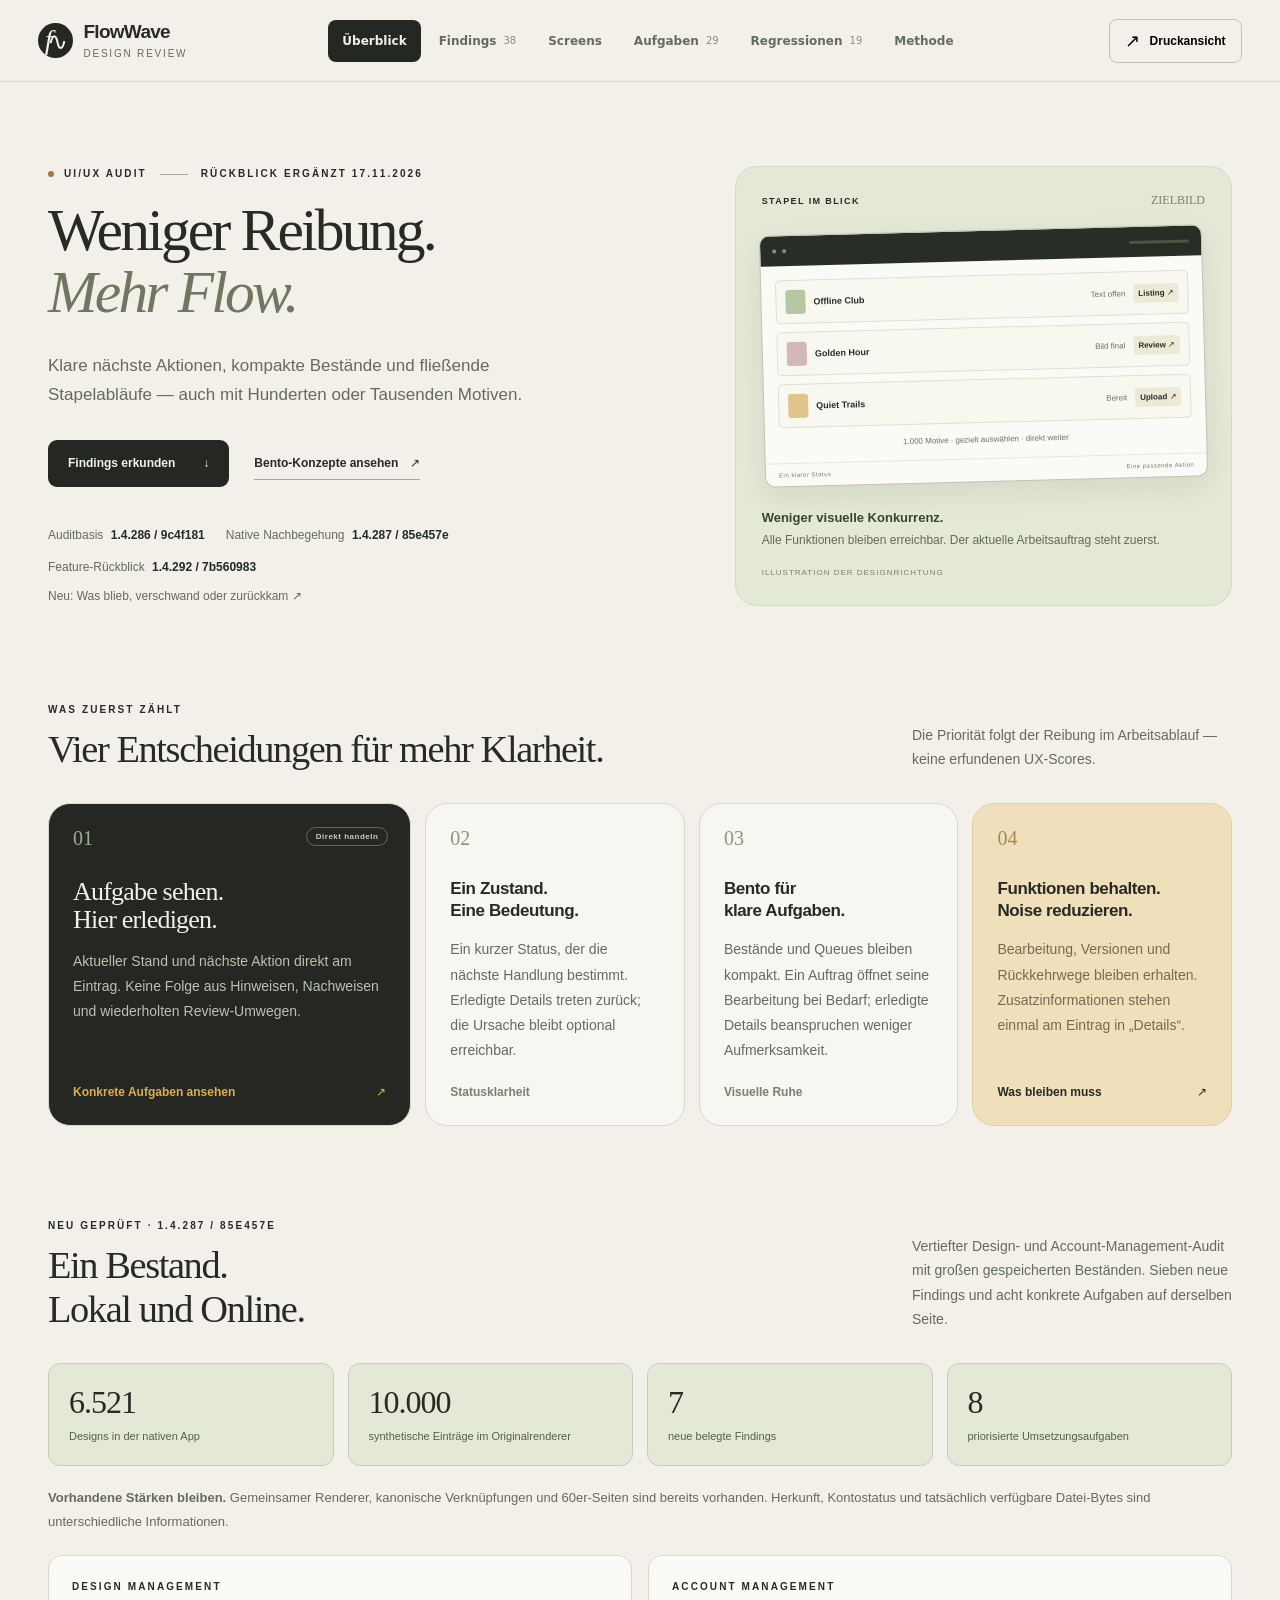
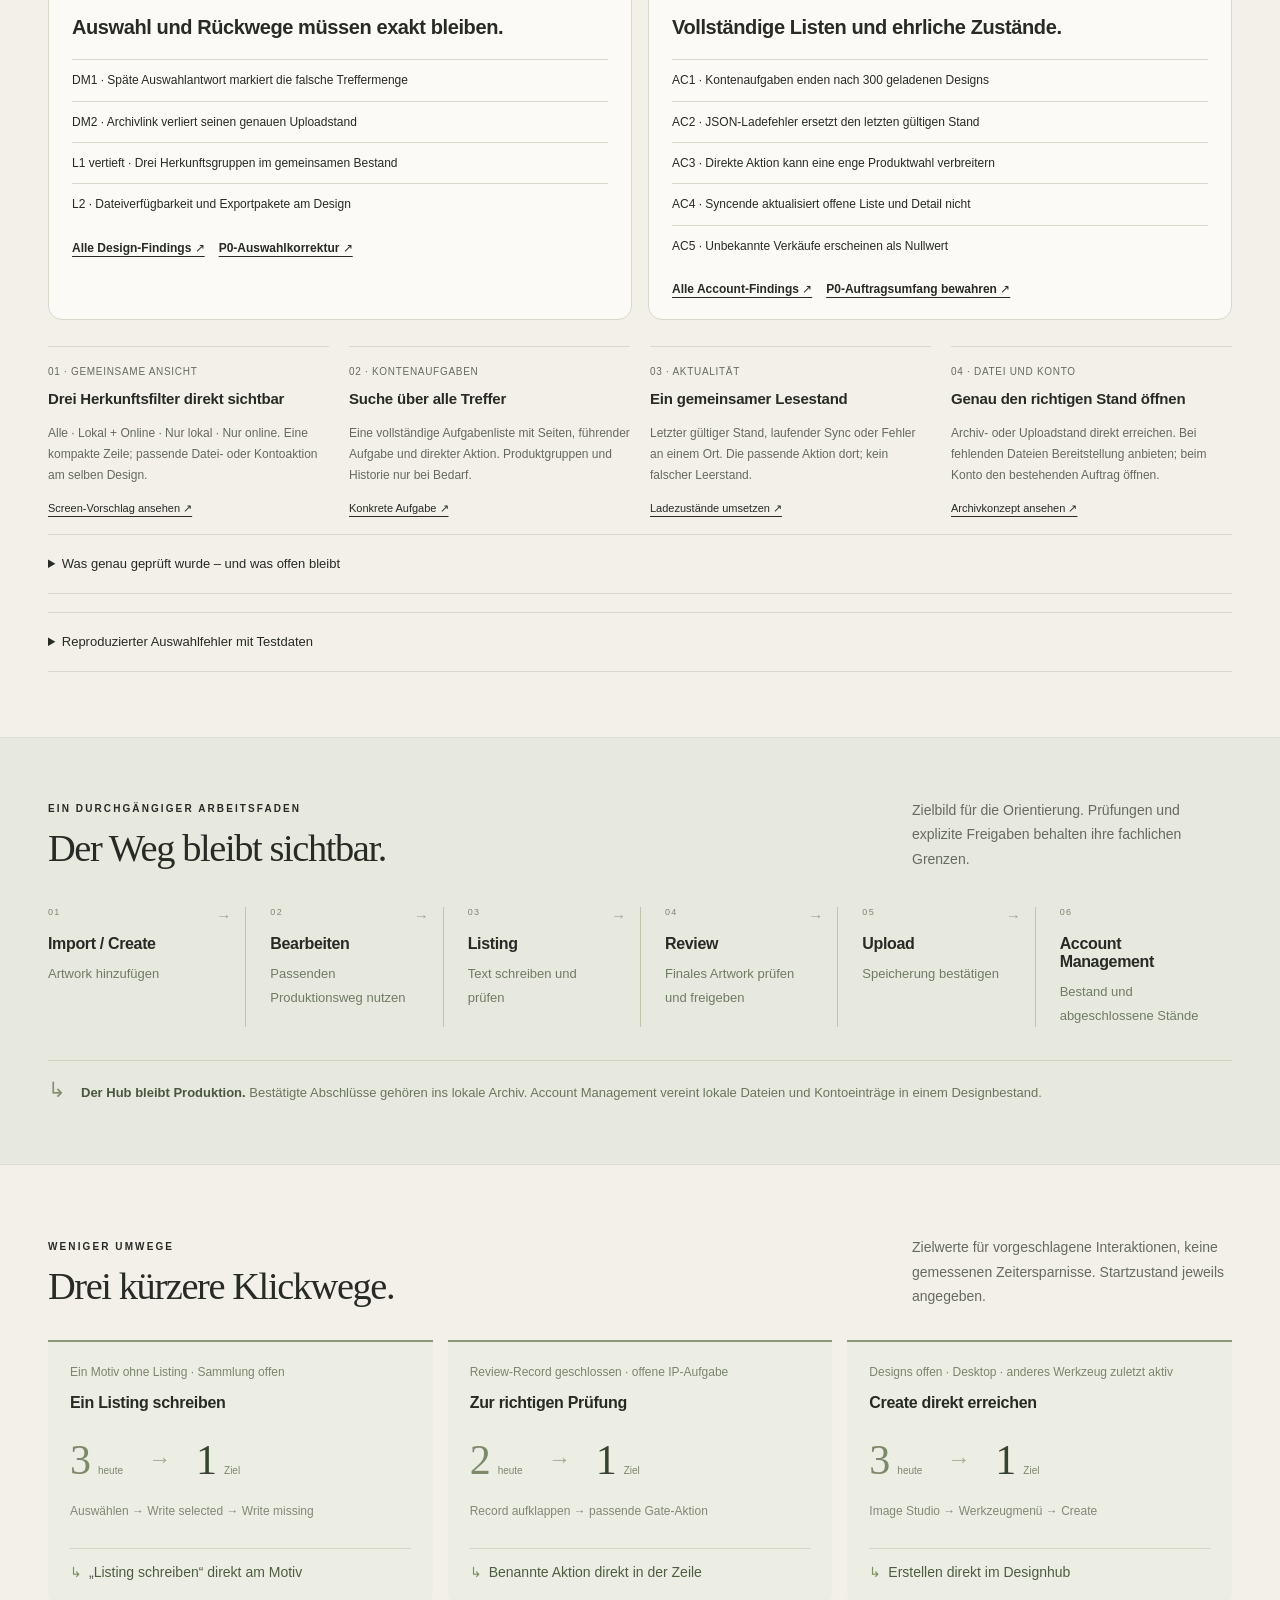
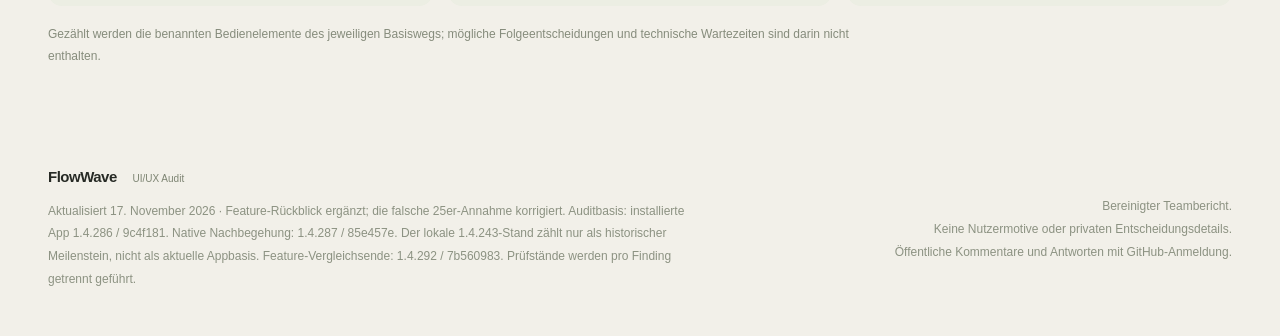
<file: index.html>
<!doctype html>
<html lang="de">
<head>
  <meta charset="utf-8">
  <meta name="viewport" content="width=device-width,initial-scale=1">
  <meta name="theme-color" content="#242722">
  <meta name="description" content="FlowWave UI/UX Audit mit priorisierten Findings, kürzeren Klickwegen und konkreten Bento-Konzepten.">
  <title>FlowWave — UI/UX Audit</title>
  <link rel="stylesheet" href="style.css?v=final-review-20261115-r1">
  <link rel="stylesheet" href="concept-scale.css?v=batch287-reduced">
  <link rel="stylesheet" href="concept-processes.css?v=batch287-reduced">
  <link rel="stylesheet" href="concept-operations.css?v=account-unified287">
  <link rel="stylesheet" href="concept-management.css?v=management-screens-20261115-r1">
  <link rel="stylesheet" href="concept-archive.css?v=archive287">
  <link rel="stylesheet" href="concept-navigation.css?v=two-areas287-final3">
  <link rel="stylesheet" href="scope.css?v=management287-r3">
  <link rel="stylesheet" href="team-tasks.css?v=management287-r3">
  <script src="feature-history-data.js?v=history-20261117-r1" defer></script>
  <script src="management-audit-data.js?v=management287-r3" defer></script>
  <script src="team-tasks-data.js?v=history-20261117-r1" defer></script>
  <script src="audit-map-data.js?v=final-review-20261115-r1" defer></script>
  <script src="audit-links.js?v=history-20261117-r1" defer></script>
  <script src="feedback-config.js?v=history-20261117-r1" defer></script>
  <script src="audit-tabs.js?v=history-20261117-r1" defer></script>
  <script src="audit.js?v=final-review-20261115-r1" defer></script>
  <script src="concept-scale.js?v=final-review-20261115-r1" defer></script>
  <script src="concept-processes.js?v=consistency287-r2" defer></script>
  <script src="concept-operations.js?v=history-20261117-r1" defer></script>
  <script src="concept-management.js?v=final-review-20261115-r1" defer></script>
  <script src="concept-archive.js?v=final-review-20261115-r1" defer></script>
  <script src="team-tasks.js?v=history-20261117-r1" defer></script>
  <script src="feature-history.js?v=history-20261117-r1" defer></script>
  <script src="comments.js?v=history-20261117-r1" defer></script>
  <link rel="stylesheet" href="comments.css">
  <link rel="stylesheet" href="feature-history.css?v=history-20261117-r1">
  <link rel="stylesheet" href="audit-links.css?v=final-review-20261115-r1">
  <link rel="stylesheet" href="audit-tabs.css?v=management-screens-20261115-r1">
</head>
<body>
  <a class="skip-link" href="#findings">Zu den Findings</a>
  <header class="site-header">
    <a class="brand" href="#top" aria-label="FlowWave Audit Start"><span class="brand-mark" aria-hidden="true">f<span>∿</span></span><span>FlowWave<span class="brand-sub">Design Review</span></span></a>
    <nav class="audit-main-tabs" data-audit-tablist role="tablist" aria-label="Auditbereiche">
      <button type="button" id="audit-tab-overview" role="tab" data-audit-tab="overview" aria-selected="true">Überblick</button>
      <button type="button" id="audit-tab-findings" role="tab" data-audit-tab="findings" aria-selected="false" tabindex="-1">Findings <span data-audit-tab-count></span></button>
      <button type="button" id="audit-tab-screens" role="tab" data-audit-tab="screens" aria-selected="false" tabindex="-1">Screens</button>
      <button type="button" id="audit-tab-tasks" role="tab" data-audit-tab="tasks" aria-selected="false" tabindex="-1">Aufgaben <span data-audit-tab-count></span></button>
      <button type="button" id="audit-tab-regressions" role="tab" data-audit-tab="regressions" aria-selected="false" tabindex="-1">Regressionen <span data-audit-tab-count></span></button>
      <button type="button" id="audit-tab-method" role="tab" data-audit-tab="method" aria-selected="false" tabindex="-1">Methode</button>
    </nav>
    <button class="print-button" id="printAudit" type="button"><span aria-hidden="true">↗</span> Druckansicht</button>
  </header>

  <main id="top">
    <section class="hero section-wrap" aria-labelledby="hero-title">
      <div class="hero-copy">
        <p class="eyebrow"><span class="live-dot" aria-hidden="true"></span> UI/UX Audit <span class="eyebrow-rule"></span> Rückblick ergänzt 17.11.2026</p>
        <h1 id="hero-title">Weniger Reibung.<br><em>Mehr Flow.</em></h1>
        <p class="hero-lede">Klare nächste Aktionen, kompakte Bestände und fließende Stapelabläufe — auch mit Hunderten oder Tausenden Motiven.</p>
        <div class="hero-actions"><a class="button button-dark" href="#findings">Findings erkunden <span aria-hidden="true">↓</span></a><a class="text-link" href="#concept">Bento-Konzepte ansehen <span aria-hidden="true">↗</span></a></div>
        <div class="audit-meta"><span>Auditbasis <strong>1.4.286 / 9c4f181</strong></span><span>Native Nachbegehung <strong>1.4.287 / 85e457e</strong></span><span>Feature-Rückblick <strong>1.4.292 / 7b560983</strong></span><span><a href="#feature-history">Neu: Was blieb, verschwand oder zurückkam ↗</a></span></div>
      </div>
      <aside class="hero-direction" aria-label="Zielbild des Audits">
        <div class="direction-top"><span class="tiny-caps">Stapel im Blick</span><span class="direction-index">ZIELBILD</span></div>
        <div class="mini-workspace" aria-hidden="true">
          <div class="mini-toolbar"><span></span><span></span><i></i></div>
          <div class="mini-main mini-batch"><div class="mini-batch-row"><i></i><strong>Offline Club</strong><span>Text offen</span><b>Listing ↗</b></div><div class="mini-batch-row"><i></i><strong>Golden Hour</strong><span>Bild final</span><b>Review ↗</b></div><div class="mini-batch-row"><i></i><strong>Quiet Trails</strong><span>Bereit</span><b>Upload ↗</b></div><div class="mini-batch-count">1.000 Motive · gezielt auswählen · direkt weiter</div></div><div class="mini-footer"><span>Ein klarer Status</span><span>Eine passende Aktion</span></div>
        </div>
        <p><strong>Weniger visuelle Konkurrenz.</strong><br>Alle Funktionen bleiben erreichbar. Der aktuelle Arbeitsauftrag steht zuerst.</p>
        <span class="concept-label">Illustration der Designrichtung</span>
      </aside>
    </section>

    <section class="priorities section-wrap" aria-labelledby="priorities-title">
      <div class="section-heading"><div><p class="eyebrow">Was zuerst zählt</p><h2 id="priorities-title">Vier Entscheidungen für mehr Klarheit.</h2></div><p>Die Priorität folgt der Reibung im Arbeitsablauf — keine erfundenen UX-Scores.</p></div>
      <div class="priority-grid">
        <article class="priority-card priority-feature"><span class="priority-number">01</span><span class="pill pill-light">Direkt handeln</span><h3>Aufgabe sehen.<br>Hier erledigen.</h3><p>Aktueller Stand und nächste Aktion direkt am Eintrag. Keine Folge aus Hinweisen, Nachweisen und wiederholten Review-Umwegen.</p><a href="#team-tasks">Konkrete Aufgaben ansehen <span aria-hidden="true">↗</span></a></article>
        <article class="priority-card"><span class="priority-number">02</span><h3>Ein Zustand.<br>Eine Bedeutung.</h3><p>Ein kurzer Status, der die nächste Handlung bestimmt. Erledigte Details treten zurück; die Ursache bleibt optional erreichbar.</p><span class="priority-note">Statusklarheit</span></article>
        <article class="priority-card"><span class="priority-number">03</span><h3>Bento für<br>klare Aufgaben.</h3><p>Bestände und Queues bleiben kompakt. Ein Auftrag öffnet seine Bearbeitung bei Bedarf; erledigte Details beanspruchen weniger Aufmerksamkeit.</p><span class="priority-note">Visuelle Ruhe</span></article>
        <article class="priority-card priority-keep"><span class="priority-number">04</span><h3>Funktionen behalten.<br>Noise reduzieren.</h3><p>Bearbeitung, Versionen und Rückkehrwege bleiben erhalten. Zusatzinformationen stehen einmal am Eintrag in „Details“.</p><a href="#preserve">Was bleiben muss <span aria-hidden="true">↗</span></a></article>
      </div>
    </section>

    <section class="section-wrap app-scope-section" id="areas" aria-labelledby="areas-title"><div class="section-heading"><div><p class="eyebrow">Die gesamte App als Stapelverarbeitung</p><h2 id="areas-title">22 Arbeitsansichten. Ein Muster.</h2></div><p>Kompakte Bestände, explizite Auswahl und direkte Übergaben. Öffne einen Bereich für seinen Screen-Vorschlag.</p></div><div class="scope-rules"><span>Seite ≠ alle Treffer</span><span>Ergebnisse erhalten</span><span>Eine Aufgabe · direkt erledigen</span><span>Gemeinsame Hindernisse einmal zeigen</span></div><p class="management-audit-shortcut"><a href="#management-audit">Neu: Design- und Account Management mit großen Beständen geprüft ↗</a></p><div class="scope-native"><strong>Mengenlauf in 1.4.287 ergänzt</strong><span>1.000 Designs · 96 Blätter · 576 Ausschnitte</span><a href="#B5">UI-Blockade im großen Bestand ↗</a><a href="#B6">Blattwahl vereinfachen ↗</a></div><div class="scope-grid"><article class="scope-group"><h3>Aufnehmen</h3><ul><li><a href="#screen-create"><strong>Create Artworks<span aria-hidden="true">↗</span></strong><small>Brief → Bilder</small></a><span class="scope-method">UI + Code</span></li><li><a href="#screen-sets"><strong>Create Sets<span aria-hidden="true">↗</span></strong><small>Blätter → Motivauswahl</small></a><span class="scope-method">UI 287</span></li><li><a href="#screen-import"><strong>Import<span aria-hidden="true">↗</span></strong><small>Dateien → Entscheidungen</small></a><span class="scope-method">Mengenlauf 287</span></li><li><a href="#screen-collections"><strong>Imported Sets<span aria-hidden="true">↗</span></strong><small>Kontaktblätter → Remaster</small></a><span class="scope-method">Mengenlauf 287</span></li></ul></article><article class="scope-group"><h3>Bildproduktion</h3><ul><li><a href="#screen-remaster"><strong>Remaster<span aria-hidden="true">↗</span></strong><small>Original → gewählte Variante</small></a><span class="scope-method">UI + Code</span></li><li><a href="#screen-vectorize"><strong>Vectorize<span aria-hidden="true">↗</span></strong><small>PNG → SVG</small></a><span class="scope-method">UI + Code</span></li><li><a href="#screen-upscale"><strong>Upscale<span aria-hidden="true">↗</span></strong><small>Quelle → Zielgröße</small></a><span class="scope-method">UI + Code</span></li><li><a href="#screen-halftone"><strong>Halftone<span aria-hidden="true">↗</span></strong><small>Proof → Druckversion</small></a><span class="scope-method">UI 287</span></li><li><a href="#screen-effects"><strong>Effects<span aria-hidden="true">↗</span></strong><small>Rezept → bewusste Übernahme</small></a><span class="scope-method">UI + Code</span></li><li><a href="#screen-repairs"><strong>Repairs<span aria-hidden="true">↗</span></strong><small>Lokale Korrektur → Version</small></a><span class="scope-method">UI 287</span></li></ul></article><article class="scope-group"><h3>Stapel steuern</h3><ul><li><a href="#screen-designs"><strong>Designhub<span aria-hidden="true">↗</span></strong><small>Bestand → genaue Auswahl</small></a><span class="scope-method">UI + Code</span></li><li><a href="#screen-autopilot"><strong>Autopilot<span aria-hidden="true">↗</span></strong><small>Gesamte Auswahl · ein Start</small></a><span class="scope-method">UI + Code</span></li><li><a href="#screen-checks"><strong>IP Checks<span aria-hidden="true">↗</span></strong><small>Bild und Text getrennt</small></a><span class="scope-method">UI + Code</span></li></ul></article><article class="scope-group"><h3>Veröffentlichen</h3><ul><li><a href="#screen-listings"><strong>Listings<span aria-hidden="true">↗</span></strong><small>Texte schreiben und bearbeiten</small></a><span class="scope-method">UI + Code</span></li><li><a href="#screen-review"><strong>Review<span aria-hidden="true">↗</span></strong><small>Aufgaben → freigegebene Teilmenge</small></a><span class="scope-method">UI + Code</span></li><li><a href="#screen-uploadqueue"><strong>Upload<span aria-hidden="true">↗</span></strong><small>Aufgaben → Lauf → gespeicherter Stand</small></a><span class="scope-method">UI + Code</span></li><li><a href="#screen-upload"><strong>Upload vorbereiten<span aria-hidden="true">↗</span></strong><small>Gewählte bereite Teilmenge</small></a><span class="scope-method">UI + Code</span></li></ul></article><article class="scope-group"><h3>Account Management</h3><ul><li><a href="#screen-management"><strong>Designbestand<span aria-hidden="true">↗</span></strong><small>Lokal und Online am selben Design</small></a><span class="scope-method">UI 287</span></li><li><a href="#screen-archive"><strong>Archiv<span aria-hidden="true">↗</span></strong><small>Abgeschlossene Stände und Dateien</small></a><span class="scope-method">Vorschlag</span></li><li><a href="#screen-live"><strong>Kontodaten<span aria-hidden="true">↗</span></strong><small>Synchronisierung und Marktplätze</small></a><span class="scope-method">UI 287</span></li></ul></article><article class="scope-group"><h3>App</h3><ul><li><a href="#screen-activity"><strong>Aktivität<span aria-hidden="true">↗</span></strong><small>Meldung → genauer Auftrag</small></a><span class="scope-method">UI 287</span></li><li><a href="#screen-settings"><strong>Einstellungen<span aria-hidden="true">↗</span></strong><small>Gruppen mit eigenen Save-Grenzen</small></a><span class="scope-method">UI 287</span></li></ul></article></div><div class="scope-positive"><strong>Vorhandenes Muster übernehmen.</strong><p>Im echten Bestand mit mehreren Tausend Motiven geprüft: 60er-Seiten und Auswahl bleiben beim Wechsel von Seite 1 zu 2 und zurück erhalten. Suche und Aufgabenlisten sind das Vorbild für die übrigen Bereiche.</p><a href="#screen-management">Bestandsverwaltung ansehen ↗</a></div><details class="scope-evidence"><summary>Prüftiefe und offene Kapazitätsfragen</summary><p>„UI + Code“ bezeichnet den ursprünglichen Prüfstand 1.4.286. „UI 287“ bezeichnet zusätzlich beobachtete Zustände in der installierten App 1.4.287. „Mengenlauf 287“ ergänzt echte lokale Datei- und Queue-Schreibvorgänge mit synthetischen Daten im isolierten Testprofil. Die UI wurde zusätzlich geöffnet; die beobachtete Blockade begrenzt den vollständigen UI-Durchlauf. Die bisherigen Finding-Belege behalten ihre Version; S1, S2, B5 und B6 stammen aus 1.4.287. Kein neuer Provider- oder Amazon-Lauf.</p><ul class="scope-native-details"><li><strong>Create Sets:</strong> gespeicherte Worklist, Kontaktblatt und neues Briefing mit sichtbarer Mengen-/Startgrenze geöffnet.</li><li><strong>Halftone:</strong> Galerie, Live-Draft, 100%-Ansicht und Rückkehr ohne Speichern geprüft.</li><li><strong>Repairs:</strong> vorhandenen Datensatz und Filterwechsel geprüft; der fehlerhafte All-Rückweg ist S2.</li><li><strong>Bestand und Aktivität:</strong> echte Seitenwechsel mit bestehender Auswahl, gespeicherte Live-Liste, Fetch-Queue, Activity-Öffnen und Log-Filter angesehen.</li><li><strong>Einstellungen:</strong> Darstellung, Konten, Export, Backup und Projektbereich visuell geprüft. Felder blieben unverändert. Die native AX-Erfassung zeigte den sichtbaren Dialog nicht; Tastatur-/Screenreader-Zugänglichkeit ist damit nicht bestätigt.</li><li><strong>Import / Imported Sets · 14.11.:</strong> 1.000 PNGs über die echten lokalen Import-Endpunkte kopiert. 96 Blätter gespeichert, 576 Rahmen angelegt und 576 pixelgenaue Ausschnitte lokal gequeued. Originalhashes, Belege und IDs nach Neustart erhalten. Stale Plan, Abbruch, geänderte Quelle, erneuter Import, defekte/duplizierte Blätter und ein wiederholter 100er-Queue-Request gezielt geprüft.</li><li><strong>UI-Grenze:</strong> Setup und der belegte 96er-Bestand geöffnet. Anschließend blockierten lokale Leseabfragen; ein durchgehender UI-Import-/Rahmen-Workflow im großen Bestand ist deshalb nicht bestanden. B5 dokumentiert den Engpass, B6 die Orientierung.</li></ul><p>Import rendert derzeit sämtliche passenden Treffer (<a href="#B4">B4</a>). Repairs bietet bereits Suche, Status und Sortierung, rendert aber alle Karten (public/artwork-repairs.js:146–155,625–630). Der Mengenlauf belegt zusätzlich einen Engpass beim gemeinsamen Bestands-/Studio-Status (B5); er misst keine allgemeine Durchsatzgrenze oder Reparaturkapazität. Geplante Amazon-Merch- und Ads-Bereiche sind keine implementierten Screens dieses Audits.</p></details></section>

    <section class="section-wrap management-audit-section" id="management-audit" aria-labelledby="management-audit-title">
      <div class="section-heading"><div><p class="eyebrow">Neu geprüft · 1.4.287 / 85e457e</p><h2 id="management-audit-title">Ein Bestand.<br>Lokal und Online.</h2></div><p>Vertiefter Design- und Account-Management-Audit mit großen gespeicherten Beständen. Sieben neue Findings und acht konkrete Aufgaben auf derselben Seite.</p></div>
      <div class="management-audit-metrics"><div><strong>6.521</strong><span>Designs in der nativen App</span></div><div><strong>10.000</strong><span>synthetische Einträge im Originalrenderer</span></div><div><strong>7</strong><span>neue belegte Findings</span></div><div><strong>8</strong><span>priorisierte Umsetzungsaufgaben</span></div></div>
      <p class="management-audit-scope"><strong>Vorhandene Stärken bleiben.</strong> Gemeinsamer Renderer, kanonische Verknüpfungen und 60er-Seiten sind bereits vorhanden. Herkunft, Kontostatus und tatsächlich verfügbare Datei-Bytes sind unterschiedliche Informationen.</p>
      <div class="management-audit-grid"><article><p class="eyebrow">Design Management</p><h3>Auswahl und Rückwege müssen exakt bleiben.</h3><ul><li><a href="#DM1">DM1 · Späte Auswahlantwort markiert die falsche Treffermenge</a></li><li><a href="#DM2">DM2 · Archivlink verliert seinen genauen Uploadstand</a></li><li><a href="#L1">L1 vertieft · Drei Herkunftsgruppen im gemeinsamen Bestand</a></li><li><a href="#L2">L2 · Dateiverfügbarkeit und Exportpakete am Design</a></li></ul><div class="management-audit-links"><a href="#area-management">Alle Design-Findings ↗</a><a href="#task-MG-01">P0-Auswahlkorrektur ↗</a></div></article><article><p class="eyebrow">Account Management</p><h3>Vollständige Listen und ehrliche Zustände.</h3><ul><li><a href="#AC1">AC1 · Kontenaufgaben enden nach 300 geladenen Designs</a></li><li><a href="#AC2">AC2 · JSON-Ladefehler ersetzt den letzten gültigen Stand</a></li><li><a href="#AC3">AC3 · Direkte Aktion kann eine enge Produktwahl verbreitern</a></li><li><a href="#AC4">AC4 · Syncende aktualisiert offene Liste und Detail nicht</a></li><li><a href="#AC5">AC5 · Unbekannte Verkäufe erscheinen als Nullwert</a></li></ul><div class="management-audit-links"><a href="#area-account">Alle Account-Findings ↗</a><a href="#task-MG-07">P0-Auftragsumfang bewahren ↗</a></div></article></div>
      <div class="management-ui-proposals"><article><span>01 · Gemeinsame Ansicht</span><h3>Drei Herkunftsfilter direkt sichtbar</h3><p>Alle · Lokal + Online · Nur lokal · Nur online. Eine kompakte Zeile; passende Datei- oder Kontoaktion am selben Design.</p><a href="#screen-management">Screen-Vorschlag ansehen ↗</a></article><article><span>02 · Kontenaufgaben</span><h3>Suche über alle Treffer</h3><p>Eine vollständige Aufgabenliste mit Seiten, führender Aufgabe und direkter Aktion. Produktgruppen und Historie nur bei Bedarf.</p><a href="#task-MG-04">Konkrete Aufgabe ↗</a></article><article><span>03 · Aktualität</span><h3>Ein gemeinsamer Lesestand</h3><p>Letzter gültiger Stand, laufender Sync oder Fehler an einem Ort. Die passende Aktion dort; kein falscher Leerstand.</p><a href="#task-MG-05">Ladezustände umsetzen ↗</a></article><article><span>04 · Datei und Konto</span><h3>Genau den richtigen Stand öffnen</h3><p>Archiv- oder Uploadstand direkt erreichen. Bei fehlenden Dateien Bereitstellung anbieten; beim Konto den bestehenden Auftrag öffnen.</p><a href="#screen-archive">Archivkonzept ansehen ↗</a></article></div>
      <details class="scope-evidence"><summary>Was genau geprüft wurde – und was offen bleibt</summary><p><strong>Native App:</strong> 6.521 Designs, davon 6.519 Account only und zwei Linked; keine reinen Archiveinträge im aktuellen Bestand. 60er-Seiten, Herkunftswahl, verknüpfter Archivstand und sein Upload-Rückweg beobachtet. Die gespeicherte Kontenaufgabe zählte 3.835 Treffer; Show more endete nach dem geladenen 300er-Ausschnitt.</p><p><strong>Isolierter Originalrenderer:</strong> 10.000 eindeutige synthetische Einträge über Originalrouten, Service und Portfolio: 6.000 Account only, 3.000 Linked, 1.000 Archive only. Alle drei Ansichten geöffnet; letzter lokaler Eintrag per Suche erreicht; ein Design mit zwei Archivständen bleibt einmal vorhanden. Auswahl blieb beim Seitenwechsel erhalten. Die bewusst verzögerte Keys-Antwort reproduzierte DM1; die drei Sekunden sind Teststeuerung und kein gemessener Produktengpass.</p><p><strong>Funktions- und Quellprüfungen:</strong> JSON-Fehler und normaler Syncabschluss mit Originalfunktionen und kontrollierten Antworten geprüft. Produkt-/Marktscope und fehlende Verkaufskenntnis sind gezielte Quellbefunde. Diese Verfahren sind keine echten Amazon-Läufe.</p><p><strong>Offen:</strong> echte Kontowechsel und Mehrkontentrennung, neue Amazon-Lesungen oder Schreibvorgänge, Cloud-Dateien bereitstellen, physische Dateiverfügbarkeit und eine tatsächliche Rückführung in die Produktion. Die geprüften Owner arbeiten mit einem Kontoprofil. Der isolierte Test verwendet synthetische Archivprojektionen; er prüft weder den realen Dateiparser noch Datei-Bytes. Die vollständige App und schreibende Dialoge waren in dieser Testansicht nicht gebootet.</p><p>Geprüft wurden das vorhandene Designmanagement und gespeicherte Live-designs-/Fetch-Ansichten unter Upload. Account Management ist die gewünschte gemeinsame Klammer; geplante Amazon-Dashboard-Funktionen werden nicht als implementiert ausgegeben. Die verlinkten Screen-Vorschläge bleiben Konzepte.</p></details>
      <details class="scope-evidence"><summary>Reproduzierter Auswahlfehler mit Testdaten</summary><figure class="management-audit-proof"><img src="assets/management-selection-race.jpg" loading="lazy" alt="Originalrenderer mit ausschließlich synthetischen Designs: 3.000 ausgewählt, null auf der aktuellen Seite, aber die Auswahlaktion für 1.000 aktuelle Treffer fehlt."><figcaption>Isolierter Test mit 10.000 synthetischen Designs. Keine Nutzermotive, Kontotitel oder echten Verkaufszahlen veröffentlicht.</figcaption></figure></details>
    </section>

    <section class="findings-section section-wrap" id="findings" aria-labelledby="findings-title">
      <div class="section-heading findings-heading"><div><p class="eyebrow">Beobachtung → Verbesserung</p><h2 id="findings-title">Die Findings.</h2></div><p><span id="findingTotal">38</span> konkrete Ansatzpunkte. Öffne ein Finding für Beleg, Vorschlag und Abnahmekriterium. Über Kommentieren kann dein Team Feedback und Antworten hinterlassen.</p></div>
      <aside class="consistency-overview" id="consistency" aria-labelledby="consistency-title">
        <div class="consistency-heading"><div><p class="eyebrow">Bereichsübergreifend</p><h3 id="consistency-title">Sechs wiederkehrende Inkonsistenzen.</h3></div><span>Verdichtete App-Befunde · Belege am Finding</span></div>
        <div class="consistency-grid">
          <article><span>01 · Begriffe</span><h4>Ein Ziel, mehrere Namen</h4><p>Hub und Designs werden durchgehend zu Designhub.</p><a href="#N3">Beleg und Vorschlag N3 ↗</a></article>
          <article><span>02 · Zustände</span><h4>Gespeichert wirkt freigegeben</h4><p>Text gespeichert, Prüfung offen und für Upload bereit erhalten eindeutige Bedeutungen.</p><a href="#R1">Beleg und Vorschlag R1 ↗</a></article>
          <article><span>03 · Aufgaben</span><h4>Eine Ursache, mehrere Hinweise</h4><p>Eine führende Aufgabe mit direkter Aktion ersetzt doppelte Review- und Prüfwege.</p><a href="#R2">Beleg und Vorschlag R2 ↗</a></article>
          <article><span>04 · Automatik</span><h4>Startbegriffe ohne gemeinsamen Umfang</h4><p>Vor dem Start: welche Motive, welche Schritte, welcher Endpunkt.</p><a href="#N4">Beleg und Vorschlag N4 ↗</a></article>
          <article><span>05 · Große Bestände</span><h4>Seiten hier, Vollansicht dort</h4><p>Suche, Statusfilter und Seitenauswahl folgen überall demselben Muster.</p><a href="#B4">Beleg und Vorschlag B4 ↗</a></article>
          <article><span>06 · Abschluss</span><h4>Exportiert ist noch kein Uploadbeleg</h4><p>ZIP, Amazon-Entwurf, Übermittlung und Live-Status bleiben unterscheidbar.</p><a href="#L1">Bestand L1 ↗</a><a href="#U1">Upload U1 ↗</a></article>
        </div>
        <p class="consistency-log-link"><a href="#concept-log">Alle 17 Konzeptkorrekturen mit Prüfergebnis ansehen ↗</a></p>
      </aside>
      <nav class="audit-area-index" id="auditAreaIndex" aria-label="Audit nach Bereichen"></nav>
      <div class="finding-controls">
        <div class="filter-group" role="group" aria-label="Findings nach Priorität filtern"><button type="button" data-priority="all" aria-pressed="true">Alle <span id="allCount"></span></button><button type="button" data-priority="P1" aria-pressed="false"><i class="priority-dot p1" aria-hidden="true"></i>P1 · Reibung</button><button type="button" data-priority="P2" aria-pressed="false"><i class="priority-dot p2" aria-hidden="true"></i>P2 · Klarheit</button></div>
        <label class="category-control">Auditbereich <select id="categoryFilter" aria-label="Auditbereich"><option value="all">Alle Bereiche</option></select></label>
      </div>
      <p class="filter-result" id="filterResult" role="status" aria-live="polite"></p>
      <div class="findings-grid" id="findingsGrid"></div>
      <div class="findings-more"><button type="button" id="showAllFindings" aria-controls="findingsGrid">Alle Findings anzeigen</button><span>Für die Diskussion zuerst die wichtigsten Punkte. Details bleiben aufklappbar.</span></div>
      <div class="no-results" id="noResults" hidden><strong>Keine Findings für diese Auswahl.</strong><button type="button" id="resetFilters">Filter zurücksetzen</button></div>
      <p class="priority-key"><span><i class="priority-dot p1" aria-hidden="true"></i><strong>P1</strong> Hohe Reibung oder missverständliche Handlungsrichtung</span><span><i class="priority-dot p2" aria-hidden="true"></i><strong>P2</strong> Klarheit, Hierarchie und gezielter Feinschliff</span></p>
    </section>

    <section class="flow-section" aria-labelledby="flow-title">
      <div class="section-wrap"><div class="section-heading"><div><p class="eyebrow">Ein durchgängiger Arbeitsfaden</p><h2 id="flow-title">Der Weg bleibt sichtbar.</h2></div><p>Zielbild für die Orientierung. Prüfungen und explizite Freigaben behalten ihre fachlichen Grenzen.</p></div>
        <ol class="flow-track"><li><span>01</span><strong>Import / Create</strong><small>Artwork hinzufügen</small></li><li><span>02</span><strong>Bearbeiten</strong><small>Passenden Produktionsweg nutzen</small></li><li><span>03</span><strong>Listing</strong><small>Text schreiben und prüfen</small></li><li><span>04</span><strong>Review</strong><small>Finales Artwork prüfen und freigeben</small></li><li><span>05</span><strong>Upload</strong><small>Speicherung bestätigen</small></li><li><span>06</span><strong>Account Management</strong><small>Bestand und abgeschlossene Stände</small></li></ol>
        <div class="flow-principle"><span aria-hidden="true">↳</span><p><strong>Der Hub bleibt Produktion.</strong> Bestätigte Abschlüsse gehören ins lokale Archiv. Account Management vereint lokale Dateien und Kontoeinträge in einem Designbestand.</p></div>
      </div>
    </section>

    <section class="section-wrap paths-section" id="paths" aria-labelledby="paths-title">
      <div class="section-heading"><div><p class="eyebrow">Weniger Umwege</p><h2 id="paths-title">Drei kürzere Klickwege.</h2></div><p>Zielwerte für vorgeschlagene Interaktionen, keine gemessenen Zeitersparnisse. Startzustand jeweils angegeben.</p></div>
      <div class="paths-grid">
        <article class="path-card"><span class="path-context">Ein Motiv ohne Listing · Sammlung offen</span><h3>Ein Listing schreiben</h3><div class="click-comparison"><span><strong>3</strong> heute</span><span class="click-arrow" aria-hidden="true">→</span><span><strong>1</strong> Ziel</span></div><p class="path-before">Auswählen → Write selected → Write missing</p><p class="path-target"><span aria-hidden="true">↳</span> „Listing schreiben“ direkt am Motiv</p></article>
        <article class="path-card"><span class="path-context">Review-Record geschlossen · offene IP-Aufgabe</span><h3>Zur richtigen Prüfung</h3><div class="click-comparison"><span><strong>2</strong> heute</span><span class="click-arrow" aria-hidden="true">→</span><span><strong>1</strong> Ziel</span></div><p class="path-before">Record aufklappen → passende Gate-Aktion</p><p class="path-target"><span aria-hidden="true">↳</span> Benannte Aktion direkt in der Zeile</p></article>
        <article class="path-card"><span class="path-context">Designs offen · Desktop · anderes Werkzeug zuletzt aktiv</span><h3>Create direkt erreichen</h3><div class="click-comparison"><span><strong>3</strong> heute</span><span class="click-arrow" aria-hidden="true">→</span><span><strong>1</strong> Ziel</span></div><p class="path-before">Image Studio → Werkzeugmenü → Create</p><p class="path-target"><span aria-hidden="true">↳</span> Erstellen direkt im Designhub</p></article>
      </div><p class="section-footnote">Gezählt werden die benannten Bedienelemente des jeweiligen Basiswegs; mögliche Folgeentscheidungen und technische Wartezeiten sind darin nicht enthalten.</p>
    </section>

    <section class="concept-section section-wrap" id="concept" aria-labelledby="concept-title">
      <div class="section-heading"><div><p class="eyebrow">Nach Teamfeedback überarbeitet</p><h2 id="concept-title">Bento für große Stapel.</h2></div><p>Produktion und Account Management in getrennten Arbeitsansichten. 10.000 Bestandsdesigns zum Filtern und Bearbeiten – eine lokale Konzeptvorschau.</p></div>
      <p class="audit-screen-revision"><strong>Screens überarbeitet · 15.11.2026.</strong> Gemeinsame Lokal-/Online-Ansicht, kompakte Kacheln und Listen, Sortierung über den gesamten Bestand sowie direkte Einzel- und Stapelaktionen. <a href="#management-audit">Zum Management-Audit ↗</a></p>
      <div class="concept-frame"><div class="concept-frame-bar"><span><i aria-hidden="true"></i> FlowWave · Screen-Vorschläge</span><div class="concept-feedback-actions"><button class="af-feedback-button" type="button" data-feedback-screen><span data-feedback-label>Designhub kommentieren</span> <span aria-hidden="true">↗</span></button><a href="concept.html" target="_blank" rel="noopener">Groß öffnen <span aria-hidden="true">↗</span></a></div></div><div class="concept-inline"><div id="flowwave-bento-concept" lang="de">
<div class="fw-demo-label"><span>Interaktives Arbeitskonzept</span><span>22 Arbeitsansichten · 1.000 Beispielquellen · 10.000 Bestand · lokales Konzept</span></div>
<div class="fw-window"><header class="fw-shell"><div class="fw-shell-top"><div class="fw-brand"><span aria-hidden="true">≋</span>FlowWave</div><nav class="fw-area-nav" aria-label="Hauptbereiche"><button type="button" data-area="production" aria-current="page">Produktion</button><button type="button" data-area="account">Account Management</button></nav><div class="fw-shell-utilities" role="group" aria-label="App-Aktionen"><button type="button" class="fw-utility-button" data-screen="activity" aria-label="Aktivität öffnen" title="Aktivität"><svg data-ds-icon="activity" aria-hidden="true" viewBox="0 0 24 24"><circle cx="12" cy="12" r="8"></circle><path d="M12 7v5l3 2"></path></svg></button><button type="button" class="fw-utility-button" data-screen="settings" aria-label="Einstellungen öffnen" title="Einstellungen"><svg data-ds-icon="settings" aria-hidden="true" viewBox="0 0 24 24"><path d="M4 7h16M4 17h16"></path><circle cx="9" cy="7" r="2"></circle><circle cx="15" cy="17" r="2"></circle></svg></button></div></div><nav class="fw-context-nav" aria-label="Produktion"></nav></header><div class="fw-route-registry" hidden><button type="button" data-screen="designs" tabindex="-1">Designhub</button><button type="button" data-screen="listings" tabindex="-1">Listings</button><button type="button" data-screen="review" tabindex="-1">Review</button><button type="button" data-screen="uploadqueue" tabindex="-1">Upload</button><button type="button" data-screen="upload" tabindex="-1">Upload vorbereiten</button><button type="button" data-screen="create" tabindex="-1">Create Artworks</button><button type="button" data-screen="sets" tabindex="-1">Create Sets</button><button type="button" data-screen="import" tabindex="-1">Import</button><button type="button" data-screen="collections" tabindex="-1">Imported Sets</button><button type="button" data-screen="remaster" tabindex="-1">Remaster</button><button type="button" data-screen="vectorize" tabindex="-1">Vectorize</button><button type="button" data-screen="upscale" tabindex="-1">Upscale</button><button type="button" data-screen="halftone" tabindex="-1">Halftone</button><button type="button" data-screen="effects" tabindex="-1">Effects</button><button type="button" data-screen="repairs" tabindex="-1">Repairs</button><button type="button" data-screen="autopilot" tabindex="-1">Autopilot</button><button type="button" data-screen="checks" tabindex="-1">IP Checks</button><button type="button" data-screen="management" tabindex="-1">Designbestand</button><button type="button" data-screen="archive" tabindex="-1">Archiv</button><button type="button" data-screen="live" tabindex="-1">Kontodaten</button><button type="button" data-screen="activity" tabindex="-1">Aktivität</button><button type="button" data-screen="settings" tabindex="-1">Einstellungen</button></div>
<section class="fw-screen" data-view="designs" aria-label="Designhub Konzept"></section><section class="fw-screen" data-view="review" aria-label="Review Konzept" hidden></section><section class="fw-screen" data-view="listings" aria-label="Listings Konzept" hidden></section><section class="fw-screen" data-view="upload" aria-label="Upload Konzept" hidden></section><div class="fw-announcement" role="status" aria-live="polite" hidden></div></div>
<dialog class="fw-modal" aria-labelledby="fw-modal-title"><div class="fw-modal-head"><div><span class="fw-secondary-text">Lokale Konzeptvorschau</span><h2 id="fw-modal-title"></h2></div><button type="button" class="fw-button fw-quiet" data-command="close-dialog" aria-label="Dialog schließen">×</button></div><div data-modal-body></div><div class="fw-modal-footer"><button type="button" class="fw-button" data-command="close-dialog">Schließen</button><button type="button" class="fw-button fw-primary" data-modal-confirm hidden></button></div></dialog>
</div>
</div></div>
      <details class="audit-screen-links" id="screen-audit-context"><summary>Findings und Aufgaben zum Screen</summary><div data-screen-audit-links></div></details>
      <div class="concept-principles"><p><strong>Bestände schnell scannen.</strong> Kompakte Motive, klare Zustandsgruppen und gezielte Stapelauswahl. Große Vorschau bei Bedarf.</p><p><strong>Klare Navigation.</strong> Zwei Hauptbereiche, darunter die passenden Arbeitsansichten. Auswahl und Entwürfe bleiben beim Wechsel erhalten.</p><p><strong>Ein Listing, eine Kachel.</strong> Artwork, vier Textfelder und Keyword Adds/Removals liegen in drei Zonen einer Fläche. Eine optionale Detailansicht statt verteilter Hinweise.</p></div>
    </section>

    <section class="section-wrap concept-log-section" id="concept-log" aria-labelledby="concept-log-title">
      <div class="section-heading"><div><p class="eyebrow">Konzeptprotokoll · aktualisiert 17.11.2026</p><h2 id="concept-log-title">Jede Korrektur nachvollziehbar.</h2></div><p>17 dokumentierte Konzeptkorrekturen mit Ausgangszustand, Lösung und Prüfergebnis. Die ursprünglichen 31 App-Findings behalten ihren damaligen Prüfstand; die neue Management-Vertiefung ergänzt sieben Findings.</p></div>
      <p class="concept-log-state"><strong>Im Konzept korrigiert.</strong> Die Produktions-App wurde nicht geändert. Feedback und Antworten bleiben direkt am jeweiligen Screen gesammelt.</p>
      <div class="concept-note-grid">
        <details class="concept-note" id="K01"><summary><span class="concept-note-id">K01</span><span>Navigation vermischt Bereiche und Arbeitsschritte</span><span class="concept-note-plus" aria-hidden="true">+</span></summary><div class="concept-note-body"><dl><dt>Vorher</dt><dd>Designhub, Produktion, Listings, Review, Upload und Account Management standen auf derselben Ebene.</dd><dt>Korrektur</dt><dd>Zwei Hauptbereiche: Produktion und Account Management. Eine gemeinsame Kontextnavigation verhindert doppelte Untermenüs. Aktivität und Einstellungen bleiben global und markieren keinen falschen Bereich. Das aktuelle Werkzeug bleibt sichtbar; sein leerer Platzhalter ist deaktiviert.</dd><dt>Prüfergebnis</dt><dd>Alle 22 Routen im Browser geprüft. Die Bereiche merken ihren letzten Unterbereich, Filter und Auswahl. Aktuelles Werkzeug, globale Aktionen und die damals 53 stabilen Kommentarziele wurden mitgeprüft.</dd></dl><div class="concept-note-actions"><a href="#screen-designs">Designhub ansehen ↗</a><a href="#N1">App-Kontext N1 ↗</a><button type="button" class="af-feedback-button" data-feedback-topic="screen-designs" aria-label="K01 am Screen Designhub kommentieren">Am Screen kommentieren ↗</button></div></div></details>
        <details class="concept-note" id="K02"><summary><span class="concept-note-id">K02</span><span>Ein Textentwurf verschwindet beim Rückweg</span><span class="concept-note-plus" aria-hidden="true">+</span></summary><div class="concept-note-body"><dl><dt>Vorher</dt><dd>Eine Textänderung konnte die Statussortierung ändern. Nach dem Wechsel zu Einstellungen lag das bearbeitete Listing auf einer anderen Seite.</dd><dt>Korrektur</dt><dd>Beim Zurückkehren die Seite des zuletzt bearbeiteten Entwurfs anzeigen. Bewusste Suche, Filter und Seitenwechsel behalten Vorrang.</dd><dt>Prüfergebnis</dt><dd>Ungespeicherter Text kehrte im Browser sichtbar zurück; Auswahl und Entwurf blieben erhalten.</dd></dl><div class="concept-note-actions"><a href="#screen-listings">Listings ansehen ↗</a><a href="#N2">App-Kontext N2 ↗</a><button type="button" class="af-feedback-button" data-feedback-topic="screen-listings" aria-label="K02 am Screen Listings kommentieren">Am Screen kommentieren ↗</button></div></div></details>
        <details class="concept-note" id="K03"><summary><span class="concept-note-id">K03</span><span>Upload führt zum falschen Ausgangspunkt zurück</span><span class="concept-note-plus" aria-hidden="true">+</span></summary><div class="concept-note-body"><dl><dt>Vorher</dt><dd>Designhub → bereites Motiv → Upload zeigte „Zurück zum Review“, obwohl der Einstieg aus dem Designhub kam.</dd><dt>Korrektur</dt><dd>Den tatsächlichen Einstieg merken. Zurück führt mit erhaltener Auswahl, Suche und Seite dorthin.</dd><dt>Prüfergebnis</dt><dd>FW-0005 im Browser: Exportbereit-Filter und gesetzte Auswahl blieben nach Upload und Rückweg erhalten.</dd></dl><div class="concept-note-actions"><a href="#screen-upload">Upload vorbereiten ansehen ↗</a><a href="#N2">App-Kontext N2 ↗</a><button type="button" class="af-feedback-button" data-feedback-topic="screen-upload" aria-label="K03 am Screen Upload vorbereiten kommentieren">Am Screen kommentieren ↗</button></div></div></details>
        <details class="concept-note" id="K04"><summary><span class="concept-note-id">K04</span><span>Die Auswahlaktion verspricht schon eine Freigabe</span><span class="concept-note-plus" aria-hidden="true">+</span></summary><div class="concept-note-body"><dl><dt>Vorher</dt><dd>„Finale Freigabe“ öffnete lediglich die ausgewählte Teilmenge im Review.</dd><dt>Korrektur</dt><dd>„Auswahl prüfen“ benennt die nächste Aufgabe. Der Wechsel erteilt keine Freigabe.</dd><dt>Prüfergebnis</dt><dd>Beschriftung und erhaltene Auswahl im Browser geprüft; Zielhandler im Code kontrolliert.</dd></dl><div class="concept-note-actions"><a href="#screen-review">Review ansehen ↗</a><a href="#R4">App-Kontext R4 ↗</a><button type="button" class="af-feedback-button" data-feedback-topic="screen-review" aria-label="K04 am Screen Review kommentieren">Am Screen kommentieren ↗</button></div></div></details>
        <details class="concept-note" id="K05"><summary><span class="concept-note-id">K05</span><span>Dasselbe Design widerspricht seinem Uploadbeleg</span><span class="concept-note-plus" aria-hidden="true">+</span></summary><div class="concept-note-body"><dl><dt>Vorher</dt><dd>FW-0005 v2 hieß im Designbestand „Nur lokal“, im Upload zugleich „Done · Entwurf gespeichert“.</dd><dt>Korrektur</dt><dd>Die Demo-Zuordnung und der gespeicherte Beleg verwenden dieselben Fakten: Lokal + Online mit Amazon-Entwurf.</dd><dt>Prüfergebnis</dt><dd>FW-0005 im Browser zwischen Designbestand, Kontodaten und Upload verglichen. Archiviert allein beweist im Produkt keinen Kontoeintrag.</dd></dl><div class="concept-note-actions"><a href="#screen-management">Designbestand ansehen ↗</a><a href="#L1">App-Kontext L1 ↗</a><button type="button" class="af-feedback-button" data-feedback-topic="screen-management" aria-label="K05 am Screen Designbestand kommentieren">Am Screen kommentieren ↗</button></div></div></details>
        <details class="concept-note" id="K06"><summary><span class="concept-note-id">K06</span><span>Kontodaten erzählen einen anderen Lebenszyklus</span><span class="concept-note-plus" aria-hidden="true">+</span></summary><div class="concept-note-body"><dl><dt>Vorher</dt><dd>Designbestand und Kontodaten leiteten ihre Zustände unabhängig ab. Ein Entwurf konnte zudem erfundene Verkaufszahlen zeigen.</dd><dt>Korrektur</dt><dd>Gemeinsamer Kontozustand in beiden Ansichten; Entwürfe erhalten keine Verkaufskennzahl. Herkunft und Live-Status bleiben getrennt.</dd><dt>Prüfergebnis</dt><dd>Entwurfstatus in beiden Ansichten im Browser geprüft. Die Ausblendung der Entwurfs-Verkaufszahl ist im Renderer geprüft.</dd></dl><div class="concept-note-actions"><a href="#screen-live">Kontodaten ansehen ↗</a><a href="#L1">App-Kontext L1 ↗</a><button type="button" class="af-feedback-button" data-feedback-topic="screen-live" aria-label="K06 am Screen Kontodaten kommentieren">Am Screen kommentieren ↗</button></div></div></details>
        <details class="concept-note" id="K07"><summary><span class="concept-note-id">K07</span><span>Übermittlung wird als Live-Veröffentlichung beschrieben</span><span class="concept-note-plus" aria-hidden="true">+</span></summary><div class="concept-note-body"><dl><dt>Vorher</dt><dd>„Publish“ versprach „Live auf Amazon veröffentlichen“. Queue, Needs you und Done mischten sich mit deutschen Labels.</dd><dt>Korrektur</dt><dd>Entwurf, Übermitteln und Nur ausfüllen benennen die Konsequenz. Übermittlung verlangt einen separaten Live-Beleg; die Statuslabels sind vereinheitlicht.</dd><dt>Prüfergebnis</dt><dd>Modusbeschreibung und Gespeichert-Zeile im Browser geprüft. Keine Amazon-Aktion ausgeführt.</dd></dl><div class="concept-note-actions"><a href="#screen-uploadqueue">Upload ansehen ↗</a><a href="#U1">App-Kontext U1 ↗</a><button type="button" class="af-feedback-button" data-feedback-topic="screen-uploadqueue" aria-label="K07 am Screen Upload kommentieren">Am Screen kommentieren ↗</button></div></div></details>
        <details class="concept-note" id="K08"><summary><span class="concept-note-id">K08</span><span>Ein unklarer Originalauftrag öffnet ein neues Briefing</span><span class="concept-note-plus" aria-hidden="true">+</span></summary><div class="concept-note-body"><dl><dt>Vorher</dt><dd>„Auftrag öffnen“ bot zusätzlich einen Bereichswechsel, der bei Create nur ein Standardbriefing mit Motiv-ID zeigte.</dd><dt>Korrektur</dt><dd>Eine Jobaktion pro Zeile. Eine unklare Antwort bleibt beim Originalauftrag; ein normaler Bereichswechsel heißt ausdrücklich „Motiv … öffnen“.</dd><dt>Prüfergebnis</dt><dd>JOB-FW-0001-A1 im Browser: Originalabgleich nur vorgemerkt, weiterhin in Aktivität. Kein neuer Create-Auftrag.</dd></dl><div class="concept-note-actions"><a href="#screen-activity">Aktivität ansehen ↗</a><a href="#B2">App-Kontext B2 ↗</a><button type="button" class="af-feedback-button" data-feedback-topic="screen-activity" aria-label="K08 am Screen Aktivität kommentieren">Am Screen kommentieren ↗</button></div></div></details>
        <details class="concept-note" id="K09"><summary><span class="concept-note-id">K09</span><span>Gewählte Referenzen sind nicht sichtbar oder abwählbar</span><span class="concept-note-plus" aria-hidden="true">+</span></summary><div class="concept-note-body"><dl><dt>Vorher</dt><dd>„Als Referenz wählen“ änderte nur einen Zähler. Gewählte IDs und Entfernen fehlten; Checkbox-Auswahl und Referenzen waren schwer zu unterscheiden.</dd><dt>Korrektur</dt><dd>Sichtbarer Zeilen-Toggle, aufklappbare Referenzliste mit acht Einträgen pro Seite und direktem Entfernen. Quellen markieren bleibt eine eigene Auswahl; Ersetzen wird benannt.</dd><dt>Prüfergebnis</dt><dd>FW-1000 im Browser gewählt, über Seitenwechsel erhalten und entfernt. Mengen- und Listenbegrenzung zusätzlich mit den echten Hilfsfunktionen geprüft.</dd></dl><div class="concept-note-actions"><a href="#screen-create">Create Artworks ansehen ↗</a><a href="#C1">App-Kontext C1 ↗</a><button type="button" class="af-feedback-button" data-feedback-topic="screen-create" aria-label="K09 am Screen Create Artworks kommentieren">Am Screen kommentieren ↗</button></div></div></details>
        <details class="concept-note" id="K10"><summary><span class="concept-note-id">K10</span><span>Der Blattfilter benennt die falsche Teilmenge</span><span class="concept-note-plus" aria-hidden="true">+</span></summary><div class="concept-note-body"><dl><dt>Vorher</dt><dd>„Noch auswählen“ enthielt nur Blätter ohne irgendeine Motivauswahl. Schon nach einem von sechs Motiven verschwand ein Blatt daraus.</dd><dt>Korrektur</dt><dd>„Ohne Auswahl“ benennt die vorhandene Logik. „Auswahl vorhanden“ enthält auch teilweise gewählte Blätter.</dd><dt>Prüfergebnis</dt><dd>Filterbeschriftung im Browser geprüft; die Auswahlbedingung und feste Blatt-IDs im Code kontrolliert.</dd></dl><div class="concept-note-actions"><a href="#screen-collections">Imported Sets ansehen ↗</a><a href="#B6">App-Kontext B6 ↗</a><button type="button" class="af-feedback-button" data-feedback-topic="screen-collections" aria-label="K10 am Screen Imported Sets kommentieren">Am Screen kommentieren ↗</button></div></div></details>
        <details class="concept-note" id="K11"><summary><span class="concept-note-id">K11</span><span>Ein Ergebnislink öffnet nur den Designhub</span><span class="concept-note-plus" aria-hidden="true">+</span></summary><div class="concept-note-body"><dl><dt>Vorher</dt><dd>„Ergebnis öffnen“ führte bei Werkzeugen in den Designhub statt zu einer Ergebnisdatei.</dd><dt>Korrektur</dt><dd>„Im Designhub anzeigen“ benennt das tatsächliche Ziel. Ein direkter Ergebnisaufruf bleibt eine getrennte Produktaufgabe.</dd><dt>Prüfergebnis</dt><dd>Quellhandler und Helper geprüft: exakte Motiv-ID geht an den Designhub. Kein SVG-Dateiöffnen behauptet.</dd></dl><div class="concept-note-actions"><a href="#screen-vectorize">Vectorize ansehen ↗</a><a href="#N2">App-Kontext N2 ↗</a><button type="button" class="af-feedback-button" data-feedback-topic="screen-vectorize" aria-label="K11 am Screen Vectorize kommentieren">Am Screen kommentieren ↗</button></div></div></details>
        <details class="concept-note" id="K12"><summary><span class="concept-note-id">K12</span><span>Cloud-Dateien heißen bereits geöffnet</span><span class="concept-note-plus" aria-hidden="true">+</span></summary><div class="concept-note-body"><dl><dt>Vorher</dt><dd>Die Stapelaktion „Dateien öffnen“ erschien auch bei ausschließlich nicht lokal bereitgestellten Archivdateien.</dd><dt>Korrektur</dt><dd>Nur Cloud: Dateien bereitstellen. Nur lokal: Dateien öffnen. Gemischt: Dateien mit genauer Aufteilung im Dialog.</dd><dt>Prüfergebnis</dt><dd>Cloud-Auswahl AR-0001 im Browser geprüft. Lokale, gemischte und leere Auswahl zusätzlich am echten Renderer geprüft; Verfügbarkeit wird nicht grün gesetzt.</dd></dl><div class="concept-note-actions"><a href="#screen-archive">Archiv ansehen ↗</a><a href="#L2">App-Kontext L2 ↗</a><button type="button" class="af-feedback-button" data-feedback-topic="screen-archive" aria-label="K12 am Screen Archiv kommentieren">Am Screen kommentieren ↗</button></div></div></details>
        <details class="concept-note" id="K13"><summary><span class="concept-note-id">K13</span><span>Neurendern verliert den Tastaturfokus</span><span class="concept-note-plus" aria-hidden="true">+</span></summary><div class="concept-note-body"><dl><dt>Vorher</dt><dd>Die Operations-Ansichten restaurierten nur Checkboxen. Filter-, Modus- und Metadatenaktionen konnten ihren fokussierten Auslöser verlieren.</dd><dt>Korrektur</dt><dd>Fokus anhand des konkreten Filters, Modus oder Aktionsbuttons samt Motiv-ID wiederherstellen.</dd><dt>Prüfergebnis</dt><dd>Upload-Modus im Browser mit erhaltenem Fokus geprüft. Weitere Aktionsselektoren im Code kontrolliert; keine vollständige Screenreader-Abnahme behauptet.</dd></dl><div class="concept-note-actions"><a href="#screen-uploadqueue">Upload und Arbeitslisten ansehen ↗</a><a href="#R4">App-Kontext R4 ↗</a><button type="button" class="af-feedback-button" data-feedback-topic="screen-uploadqueue" aria-label="K13 am Screen Upload und Arbeitslisten kommentieren">Am Screen kommentieren ↗</button></div></div></details>
        <details class="concept-note" id="K14"><summary><span class="concept-note-id">K14</span><span>Management-Screens für einen gemeinsamen großen Bestand</span><span class="concept-note-plus" aria-hidden="true">+</span></summary><div class="concept-note-body"><dl><dt>Vorher</dt><dd>Die Management-Vorschläge waren zu klein gedacht und machten aus einem Design mehrere Ansichten mit verteilten Folgeaktionen.</dd><dt>Korrektur</dt><dd>Ein Kachel- und Listenmuster für Lokal + Online, Nur lokal und Nur online. 10.000 Beispieldesigns, 36 pro Seite, vollständige Suche und Sortierung, genaue Einzel- und Stapelaktionen.</dd><dt>Prüfergebnis</dt><dd>10.000ste ID gesucht, 3.238 lokale Treffer ausgewählt und ihre Datei- und Serienaktionen geprüft. Auswahl bleibt beim Tabwechsel erhalten. Konto- und Dateiaktionen sind lokale Simulationen; die App-Findings bleiben offen.</dd></dl><div class="concept-note-actions"><a href="#screen-management">Designbestand ansehen ↗</a><a href="#screen-live">Kontodaten ansehen ↗</a><a href="#management-audit">Management-Findings ↗</a><button type="button" class="af-feedback-button" data-feedback-topic="screen-management" aria-label="K14 am Screen Designbestand kommentieren">Am Screen kommentieren ↗</button></div></div></details>
        <details class="concept-note" id="K15"><summary><span class="concept-note-id">K15</span><span>Ein Bericht in übersichtlichen Themen-Tabs</span><span class="concept-note-plus" aria-hidden="true">+</span></summary><div class="concept-note-body"><dl><dt>Vorher</dt><dd>Findings, Screens, Aufgaben und Prüfmethode bildeten eine lange Seite mit konkurrierenden Einstiegen.</dd><dt>Korrektur</dt><dd>Überblick, Findings, Screens, Aufgaben und Methode auf derselben URL; am 17.11. um den eigenen Regressionen-Tab ergänzt. Arbeitsansichten bleiben beim Wechsel erhalten; geteilte Finding-, Aufgaben-, Screen- und Kommentarlinks öffnen ihren passenden Tab.</dd><dt>Prüfergebnis</dt><dd>Tastaturwechsel, mobile Breite, erhaltene Stapelauswahl und direkte Kommentarlinks geprüft. Ein erneut angeklickter Aufgaben- oder Finding-Link hebt widersprechende Filter gezielt auf. Diskussionen behalten ihre bisherigen Kennungen.</dd></dl><div class="concept-note-actions"><a href="#screen-management">Screens ansehen ↗</a><a href="#task-FW-02">Auswahlmuster ↗</a></div></div></details>
        <details class="concept-note" id="K16"><summary><span class="concept-note-id">K16</span><span>Findings, Arbeitsansichten und Aufgaben abschließend verbinden</span><span class="concept-note-plus" aria-hidden="true">+</span></summary><div class="concept-note-body"><dl><dt>Vorher</dt><dd>Die jüngeren Management-Screens und älteren Produktionsansichten verwendeten teilweise unterschiedliche Beispielstände. Direkte Verweise von einem Finding zu seinen Aufgaben und Screens fehlten.</dd><dt>Korrektur</dt><dd>Gespeicherte Uploadabschlüsse bleiben aus dem Produktionshub heraus. Bestand und Archiv greifen dieselben gespeicherten FW-Stände auf; der Archivlink öffnet den genauen Upload. Reine lokale Auswahl zeigt nur passende Aktionen; Entwürfe haben keine Verkaufskennzahl. Der Autopilot-Vorschlag band zunächst 25er-Fenster ein. Diese falsche Ableitung aus dem Hilfetext wurde am 17.11. entfernt; siehe K17 und H02.</dd><dt>Prüfergebnis</dt><dd>Am 15.11. wurden 38 Findings, 28 Aufgaben, 22 Screens und 88 Kommentarziele zusammen geprüft. Der datierte Rückblick vom 17.11. ergänzt eigene Einträge und einen Historienauftrag. Aufklappbare Verweise verbinden alle drei Ebenen. Die Simulationen starten keine Anbieterarbeit und keine Veröffentlichung; alle Produktionsaufgaben bleiben mit ihrem dokumentierten Status erhalten.</dd></dl><div class="concept-note-actions"><a href="#screen-designs">Produktion ansehen ↗</a><a href="#screen-autopilot">Gesamtauftrag ansehen ↗</a><a href="#screen-management">Bestand ansehen ↗</a><a href="#handoff-check">Prüfumfang und Grenzen ↗</a></div></div></details>
        <details class="concept-note" id="K17"><summary><span class="concept-note-id">K17</span><span>Veraltete Hilfe wurde fälschlich als 25er-Startgrenze übernommen</span><span class="concept-note-plus" aria-hidden="true">+</span></summary><div class="concept-note-body"><dl><dt>Vorher</dt><dd>FW-04 und der Autopilot-Vorschlag gingen von höchstens 25 Workflows pro Start aus. Diese Aussage stammte aus einem veralteten Hilfetext.</dd><dt>Korrektur · 17.11.</dt><dd>Der Ausführungsowner verarbeitet seit d0d0c884 vom 26.10. das ganze explizite startfähige Manifest. Das galt bereits für die Auditbasis 1.4.286/287. Die erfundenen 25er-Fenster sind aus Aufgabe und Konzept entfernt; dauerhafte Gesamtidentität und Wiederaufnahme bleiben getrennte Abnahmeziele.</dd><dt>Prüfergebnis</dt><dd>Vorfahrenbeziehung und Originalausführungsowner in 1.4.286, 1.4.287 und 1.4.292 verglichen. Das lokale Konzept bindet mehr als 25 zulässige Motive ohne künstliche Gruppengrenze. Kein echter Workflow oder Upload gestartet.</dd></dl><div class="concept-note-actions"><a href="#history-H02">Quellbeleg H02 ↗</a><a href="#task-FW-04">Korrigierte Aufgabe ↗</a><a href="#screen-autopilot">Autopilot ansehen ↗</a></div></div></details>
      </div>
      <p class="section-footnote">Browserprüfungen belegen die genannten Interaktionen. Code- und Helper-Prüfungen sind gesondert benannt. Es wurden dabei keine Provider-, Datei- oder Amazon-Aktionen ausgeführt.</p>
    </section>

    <section class="section-wrap coverage-section" id="coverage" aria-labelledby="coverage-title">
      <div class="section-heading"><div><p class="eyebrow">Evidenz und Grenzen</p><h2 id="coverage-title">Was der Audit belegt.</h2></div><p>Ein UI-Audit zeigt Reibung und Struktur. Er ersetzt keine Produktionsabnahme.</p></div>
      <div class="coverage-grid"><article><span class="coverage-state">✓ Auditbasis</span><h3>1.4.286 / 9c4f181</h3><p>Die ursprünglichen 25 Findings behalten ihren damaligen Prüfstand. Die native Nachbegehung in 1.4.287 ergänzte S1 und S2; L1 und L2 ergänzen Produktionsabschluss und Dateiablage.</p></article><article><span class="coverage-state">✓ Lokale Mengenprüfung</span><h3>1.000 / 96 / 576</h3><p>Designs kopiert, Kontaktblätter gespeichert, Ausschnitte gequeued. Hashes, Crop-Pixel und unveränderte IDs nach Neustart geprüft. Wiederholung erzeugte keine weiteren Kinder.</p></article><article><span class="coverage-state coverage-pending">○ UI-Durchlauf nicht bestanden</span><h3>Bestand blockiert</h3><p>Die gespeicherten Daten bleiben erhalten. Beim Öffnen des großen Bestands liefen Statusabfragen in Timeouts (B5). Keine neue Generierung, finale Prüfung, Reparatur, Export- oder Amazon-Aktion.</p></article></div>
      <details class="scope-evidence"><summary>Methode und einzelne Mengenprüfungen</summary><p>Installierter FlowWave-Code 1.4.287 / 85e457e, frisches isoliertes Datenprofil, synthetische kleine PNGs. Echte lokale Service-Endpunkte und persistierte Dateien; zusätzliche Browserbeobachtung. Das ist kein vollständiger nativer Produktionslauf und kein Geschwindigkeitsversprechen für große Originaldateien.</p><ul><li>Import: 1.000 eindeutige Dateien, 1.000 bytegleiche Kopien, dauerhafter Receipt.</li><li>Stale Plan: vor Kopieren abgewiesen. Vorschauabbruch: keine Kopien. Nachträglich geänderte Quelle: ausgelassen, gesundes Geschwister importiert. Erneuter Import: eigener Zielname, erstes Original erhalten.</li><li>Imported Sets: 96 erfolgreiche Blätter; zusätzliche Dublette und beschädigte Datei getrennt ausgewiesen. Gespeicherte gesunde Geschwister bleiben bestehen.</li><li>Ausschnitte: 576 Annotationen, sechs Queue-Teilgruppen mit höchstens 100 Einträgen, 576 pixelgenaue Crops. Ein wiederholter 100er-Request erzeugt keine weiteren Kinder.</li><li>Neustart: Quellen, Zielhashes, Blätter, Ausschnittrevisionen und wartende Kinder unverändert. Keine Generierungsversuche oder Zwischen-IP-Prüfungen.</li><li>Dateiablage: bestehende Owner-Einstellungen und lokale Verzeichnismetadaten gelesen, nur Rollen und Struktur ausgewertet. Keine Nutzerdaten verschoben, umbenannt oder gelöscht; keine Bildinhalte für diese Prüfung geladen.</li></ul></details>
      <details class="scope-evidence audit-review-note" id="handoff-check"><summary>Gesamtstand · 17.11.2026 · UI-Audit und Feature-Rückblick</summary><p><strong>38 UI-Findings · 19 Rückblick-Einträge · 29 Aufgaben · 22 Screens · 108 Kommentarziele.</strong> Jedes UI-Finding ist einer Aufgabe und mindestens einem Screenbezug zugeordnet. Die Rückblick-Einträge unterscheiden aktuelle Lücken, frühere Reparaturen und erhaltene Funktionen. Alle Aufgaben haben Abnahmekriterien und Screen-Verweise. CSV, JSON und Seiteninhalt verwenden dieselben Aufgaben und Prioritäten.</p><p><strong>Was der Link zeigt:</strong> belegte App-Befunde aus den jeweils genannten Versionen, interaktive Gestaltungsvorschläge und priorisierte offene Produktionsaufgaben. 10.000 Bestandsdesigns und 1.000 Beispielquellen sind synthetisch. Ein vorgemerkter Auftrag oder eine Demoquittung ist kein echter Import, Kontoabgleich, Export oder Upload.</p><p><strong>Prüfgrenze:</strong> Verweise, alle 22 Screen-Einstiege, betroffene lokale Auswahl- und Übergabewege sowie die Datenkonsistenz wurden geprüft. Der Rückblick ergänzt Quellvergleiche bis 1.4.292 und isolierte Funktionsproben; er aktualisiert nicht pauschal die alten UI-Befunde. Dies ist keine vollständige Produktionsabnahme. Echte Anbieterläufe, Amazon-Schreibvorgänge und ein vollständiger Druck-/PDF-Lauf wurden nicht ausgeführt. Die Druckansicht enthält den Bericht; die interaktiven Screens werden über diesen Link beurteilt.</p><p><a href="audit-map.json" download>Screen-/Finding-Zuordnung als JSON ↓</a> · <a href="team-tasks.csv" download>Aufgaben mit Screen-Verweisen als CSV ↓</a></p></details>
    </section>

    <section class="section-wrap feature-history-section" id="feature-history" aria-labelledby="feature-history-title">
      <div class="section-heading"><div><p class="eyebrow">Feature-Rückblick · 26.08.–17.11.2026</p><h2 id="feature-history-title">Was blieb. Was fehlte.<br>Was zurückkam.</h2></div><p>Frühere Funktionen im Vergleich mit dem Main-Quellstand 1.4.292. Belegte Verluste, Reparaturen und bewusste Verlagerungen getrennt erfassen.</p></div>
      <div data-history-metrics></div><div data-history-timeline></div>
      <p class="history-scope-note"><strong>Quellvergleich, keine lückenlose Laufzeit-Abnahme.</strong> 2.896 erreichbare Commits indexiert, 19 Funktionsfälle gezielt nachvollzogen. Die bestehenden UI-Findings behalten ihren damaligen Prüfstand.</p>
      <aside class="history-correction"><strong>Audit-Korrektur · 17.11.</strong><p>Die bisher angenommene 25er-Startgrenze stammte aus veralteter Hilfe. Schon 1.4.286/287 verarbeiteten die gesamte gewählte startfähige Auswahl. Aufgabe und Konzept sind entsprechend korrigiert.</p><a href="#history-H02">Quellvergleich H02 ansehen ↗</a></aside>
      <div data-history-controls></div><p data-history-results role="status" aria-live="polite"></p><div data-history-list></div>
      <details class="scope-evidence"><summary>Abdeckung und Grenzen des Rückblicks</summary><div data-history-coverage></div><div data-history-limits></div><p>Quelllinks führen ins private FlowWave-Repository und benötigen dessen Zugriffsrechte. Die Zusammenfassungen sind hier frei lesbar.</p></details>
      <p class="history-downloads"><a href="feature-history.json" download>Rückblick mit Quellbelegen als JSON ↓</a> · <a href="team-tasks.csv" download>Alle Aufgaben als CSV ↓</a></p>
    </section>

    <section class="section-wrap team-backlog" id="team-tasks" aria-labelledby="plan-title"><span id="plan" aria-hidden="true"></span>
      <div class="section-heading"><div><p class="eyebrow">Konkrete Teamaufgaben · Planung</p><h2 id="plan-title">Vom großen Stapel<br>bis zum Upload.</h2></div><p>26 Aufgaben aus dem UI-Audit, ein Historienauftrag und zwei dokumentierte Auditpakete. P0 zuerst: große Mengen, Autopilot und fließende Übergaben. Zuständigkeiten sind Rollen, noch keine persönlichen Zuweisungen.</p></div>
      <div class="team-backlog-actions"><a href="team-tasks.csv" download>Aufgaben als CSV ↓</a><a href="team-tasks.json" download>Aufgaben als JSON ↓</a><a href="#upload-findings">Upload-Findings ansehen ↗</a></div>
      <p class="team-backlog-note"><strong>Ein Start, ein gespeicherter Gesamtauftrag.</strong> Erfolgreiche Zwischenschritte und zugelassene interne Teilmengen laufen weiter. Echte Ausnahmen werden direkt lösbar gebündelt; unabhängige Motive bleiben im Fluss. Erforderliche finale Entscheidungen erfolgen gesammelt. Danach setzt die vereinbarte Upload-Route ohne neue Auswahl fort.</p>
      <div class="team-task-controls"><label>Aufgabe suchen<input type="search" id="teamTaskSearch" aria-label="Aufgabe suchen" placeholder="Titel, ID, Bereich oder Finding"></label><label>Priorität<select id="teamTaskPriority" aria-label="Priorität"><option value="all">Alle Prioritäten</option><option value="P0">P0 · Zuerst</option><option value="P1">P1 · Danach</option><option value="P2">P2 · Anschließend</option></select></label><label>Bereich<select id="teamTaskArea" aria-label="Bereich"><option value="all">Alle Bereiche</option></select></label><label>Reihenfolge<select id="teamTaskOrder" aria-label="Reihenfolge"><option value="priority">Priorität → Bereich</option><option value="area">Bereich → Priorität</option></select></label><label>Umfang<select id="teamTaskPhase" aria-label="Umfang"><option value="all">Umsetzung + Auditnachweise</option><option value="implementation">Umsetzung</option><option value="audit">Auditnachweise</option></select></label></div>
      <div class="team-task-toolbar"><p role="status" aria-live="polite" id="teamTaskCount"></p><button type="button" id="teamTaskReset">Filter zurücksetzen</button></div>
      <div id="teamTaskList"></div><p id="teamTaskEmpty" hidden>Keine Aufgaben für diese Auswahl. Filter oder Suchtext ändern.</p>
      <noscript>Die Aufgabenliste benötigt JavaScript. Alle Aufgaben mit Abnahmekriterien stehen auch in der verlinkten CSV und JSON bereit.</noscript>
      <p class="section-footnote">Die Umsetzungspriorität folgt dem gewünschten Arbeitsfluss und kann vom historischen Schweregrad eines Findings abweichen. „Offen“ heißt noch nicht in der Produktions-App umgesetzt. Zielerweiterungen sind ausdrücklich von belegten Fehlern getrennt. Neue Leistungsziele sind noch abzunehmen.</p>
      <aside class="team-upload-findings" id="upload-findings" aria-labelledby="upload-findings-title"><h3 id="upload-findings-title">Welche Upload-Findings sind bereits belegt?</h3><ul>
        <li><a href="#U1">U1 · Modusfolgen sind nicht klar genug sichtbar</a><small>Entwurf, Übermittlung und Nur ausfüllen vor Start unterscheiden.</small></li>
        <li><a href="#U2">U2 · Intake-Import liegt abseits des Leerzustands</a><small>Erlaubte Aufnahme direkt am Einstieg anbieten.</small></li>
        <li><a href="#U3">U3 · Laden wirkt kurz wie ein leerer Bestand</a><small>Laden, leer und fehlgeschlagen getrennt anzeigen.</small></li>
        <li><a href="#R7">R7 · Exportauftrag führt erst in eine andere Ansicht</a><small>Das passende Paket direkt aus dem Record erstellen.</small></li>
        <li><a href="#L1">L1 · Produktionsabschluss und Bestand präzisieren</a><small>ZIP, bestätigter Save und Live bleiben unterschiedliche Belege.</small></li>
        <li><a href="#L2">L2 · Dateien und Exportpakete am Design finden</a><small>Kopiert, extern verknüpft und auf diesem Mac verfügbar unterscheiden.</small></li>
      </ul><p class="section-footnote">U1–U3 und R7 behalten ihre Evidenz aus 1.4.286; L1/L2 enthalten den gezielten Abgleich mit 1.4.287. Dies ist kein neu ausgeführter Amazon-Upload.</p></aside>
      <aside class="preserve-panel" id="preserve"><div><p class="eyebrow">Bleibt verbindlich</p><h3>Weniger Noise.<br>Kein Funktionsverlust.</h3></div><ul><li>Originale, Requests und fertige Ergebnisse erhalten</li><li>Artwork-Prüfung nur im finalen Review</li><li>Artwork- und Listing-Evidence getrennt führen</li><li>Owner-Entscheidungen, Forschungslücken und Fehler ehrlich benennen</li><li>Manuelle Textarbeit, Undo und lokale Recovery behalten</li><li>Exakte Handoffs, sichtbare Freigabe und geschützte Exporte bewahren</li></ul></aside>
    </section>
  </main>

  <footer class="site-footer section-wrap"><div><a class="footer-brand" href="#top">FlowWave <span>UI/UX Audit</span></a><p>Aktualisiert 17. November 2026 · Feature-Rückblick ergänzt; die falsche 25er-Annahme korrigiert. Auditbasis: installierte App 1.4.286 / 9c4f181. Native Nachbegehung: 1.4.287 / 85e457e. Der lokale 1.4.243-Stand zählt nur als historischer Meilenstein, nicht als aktuelle Appbasis. Feature-Vergleichsende: 1.4.292 / 7b560983. Prüfstände werden pro Finding getrennt geführt.</p></div><p>Bereinigter Teambericht.<br>Keine Nutzermotive oder privaten Entscheidungsdetails.<br>Öffentliche Kommentare und Antworten mit GitHub-Anmeldung.</p></footer>
</body>
</html>
</file>
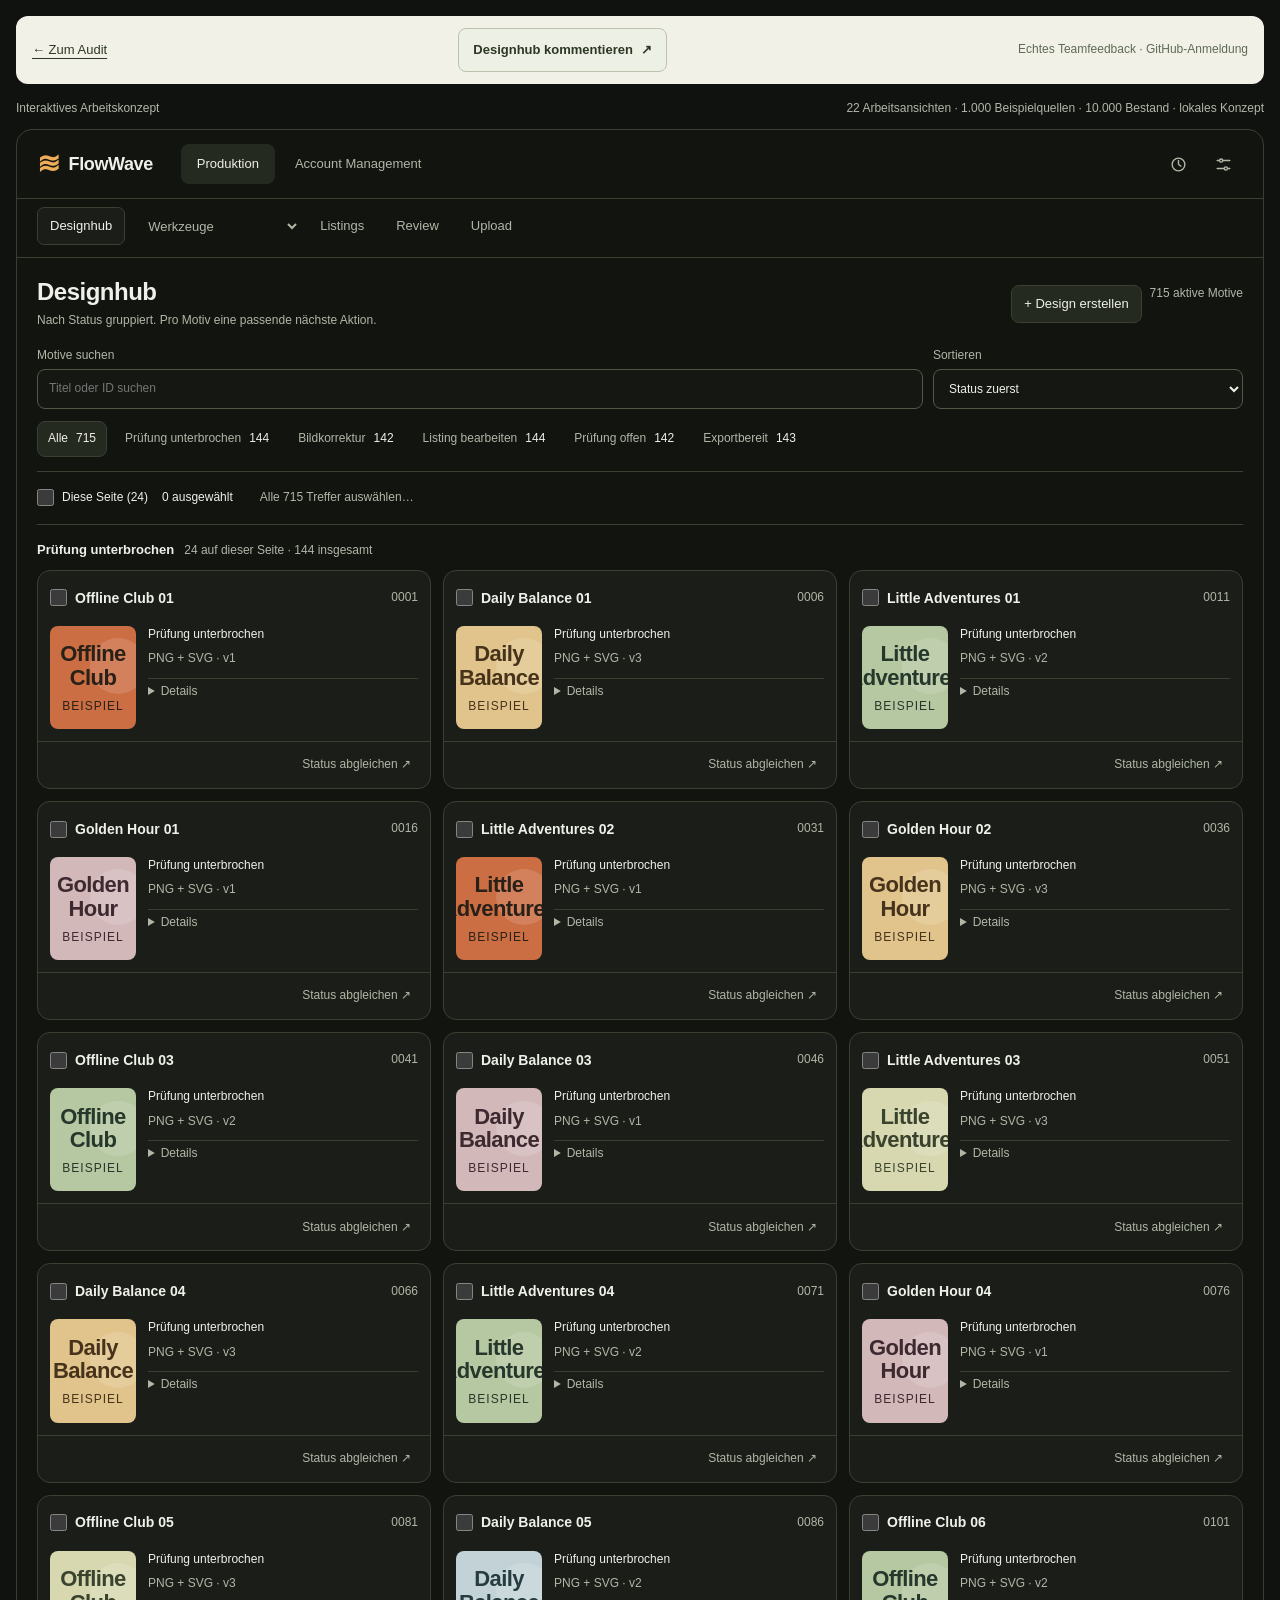
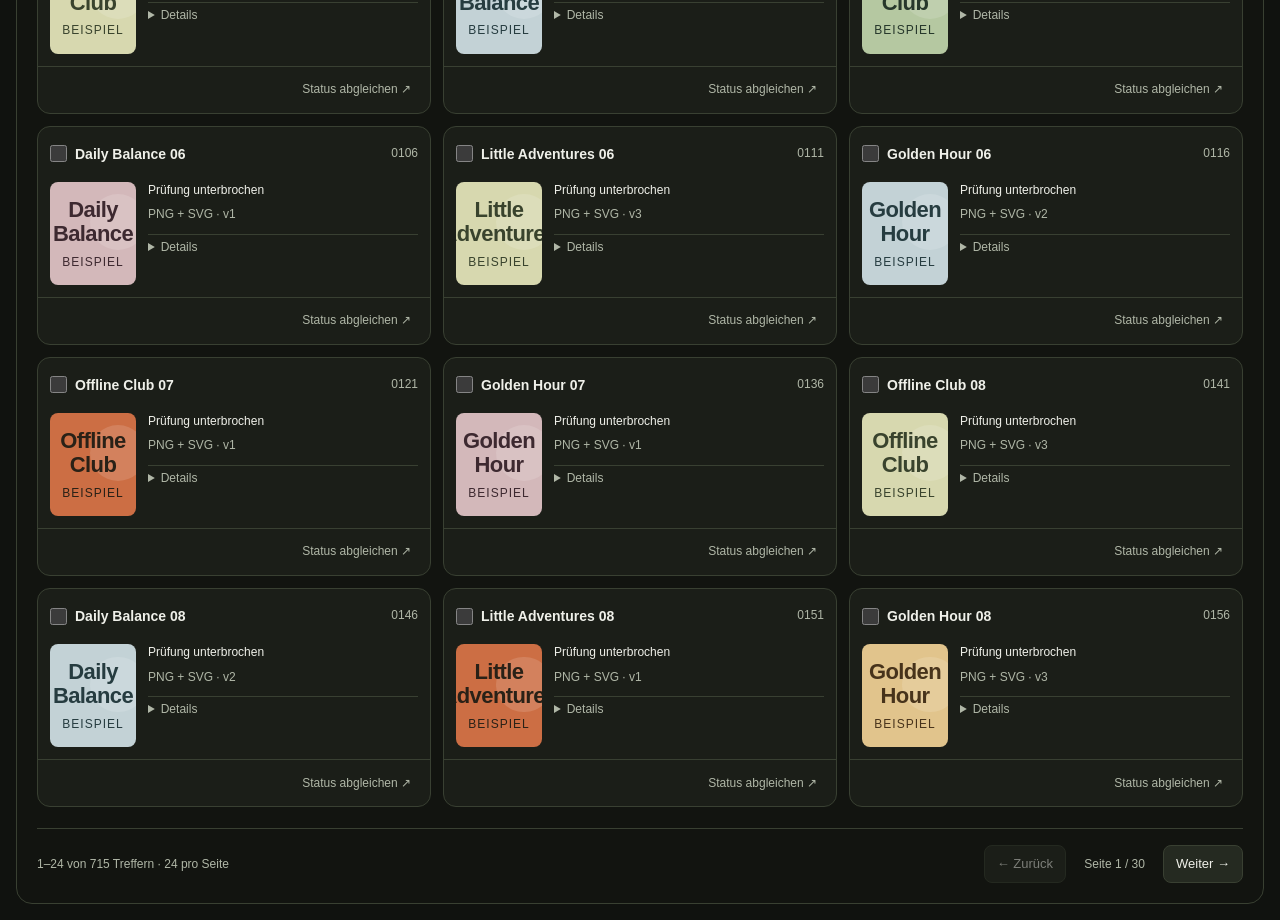
<file: concept.html>
<!doctype html>
<html lang="de"><head><meta charset="utf-8"><meta name="viewport" content="width=device-width, initial-scale=1"><meta name="color-scheme" content="dark light"><title>FlowWave Arbeitsansichten für große Sammlungen</title><link rel="stylesheet" href="comments.css"><link rel="stylesheet" href="concept-scale.css?v=batch287-reduced"><link rel="stylesheet" href="concept-processes.css?v=batch287-reduced"><link rel="stylesheet" href="concept-operations.css?v=account-unified287"><link rel="stylesheet" href="concept-management.css?v=management-screens-20261115-r1"><link rel="stylesheet" href="concept-archive.css?v=archive287">
  <link rel="stylesheet" href="concept-navigation.css?v=two-areas287-final3"><script src="feature-history-data.js?v=history-20261117-r1" defer></script><script src="management-audit-data.js?v=management287-r3" defer></script><script src="team-tasks-data.js?v=history-20261117-r1" defer></script><script src="feedback-config.js?v=history-20261117-r1" defer></script><script src="concept-scale.js?v=final-review-20261115-r1" defer></script><script src="concept-processes.js?v=consistency287-r2" defer></script><script src="concept-operations.js?v=history-20261117-r1" defer></script><script src="concept-management.js?v=final-review-20261115-r1" defer></script><script src="concept-archive.js?v=final-review-20261115-r1" defer></script><script src="comments.js?v=history-20261117-r1" defer></script></head>
<body class="fw-concept-page">
<div class="standalone-feedback-bar"><a href="./#concept">← Zum Audit</a><button class="af-feedback-button" type="button" data-feedback-screen><span data-feedback-label>Designhub kommentieren</span> ↗</button><span>Echtes Teamfeedback · GitHub-Anmeldung</span></div>
<div id="flowwave-bento-concept" lang="de">
<div class="fw-demo-label"><span>Interaktives Arbeitskonzept</span><span>22 Arbeitsansichten · 1.000 Beispielquellen · 10.000 Bestand · lokales Konzept</span></div>
<div class="fw-window"><header class="fw-shell"><div class="fw-shell-top"><div class="fw-brand"><span aria-hidden="true">≋</span>FlowWave</div><nav class="fw-area-nav" aria-label="Hauptbereiche"><button type="button" data-area="production" aria-current="page">Produktion</button><button type="button" data-area="account">Account Management</button></nav><div class="fw-shell-utilities" role="group" aria-label="App-Aktionen"><button type="button" class="fw-utility-button" data-screen="activity" aria-label="Aktivität öffnen" title="Aktivität"><svg data-ds-icon="activity" aria-hidden="true" viewBox="0 0 24 24"><circle cx="12" cy="12" r="8"></circle><path d="M12 7v5l3 2"></path></svg></button><button type="button" class="fw-utility-button" data-screen="settings" aria-label="Einstellungen öffnen" title="Einstellungen"><svg data-ds-icon="settings" aria-hidden="true" viewBox="0 0 24 24"><path d="M4 7h16M4 17h16"></path><circle cx="9" cy="7" r="2"></circle><circle cx="15" cy="17" r="2"></circle></svg></button></div></div><nav class="fw-context-nav" aria-label="Produktion"></nav></header><div class="fw-route-registry" hidden><button type="button" data-screen="designs" tabindex="-1">Designhub</button><button type="button" data-screen="listings" tabindex="-1">Listings</button><button type="button" data-screen="review" tabindex="-1">Review</button><button type="button" data-screen="uploadqueue" tabindex="-1">Upload</button><button type="button" data-screen="upload" tabindex="-1">Upload vorbereiten</button><button type="button" data-screen="create" tabindex="-1">Create Artworks</button><button type="button" data-screen="sets" tabindex="-1">Create Sets</button><button type="button" data-screen="import" tabindex="-1">Import</button><button type="button" data-screen="collections" tabindex="-1">Imported Sets</button><button type="button" data-screen="remaster" tabindex="-1">Remaster</button><button type="button" data-screen="vectorize" tabindex="-1">Vectorize</button><button type="button" data-screen="upscale" tabindex="-1">Upscale</button><button type="button" data-screen="halftone" tabindex="-1">Halftone</button><button type="button" data-screen="effects" tabindex="-1">Effects</button><button type="button" data-screen="repairs" tabindex="-1">Repairs</button><button type="button" data-screen="autopilot" tabindex="-1">Autopilot</button><button type="button" data-screen="checks" tabindex="-1">IP Checks</button><button type="button" data-screen="management" tabindex="-1">Designbestand</button><button type="button" data-screen="archive" tabindex="-1">Archiv</button><button type="button" data-screen="live" tabindex="-1">Kontodaten</button><button type="button" data-screen="activity" tabindex="-1">Aktivität</button><button type="button" data-screen="settings" tabindex="-1">Einstellungen</button></div>
<section class="fw-screen" data-view="designs" aria-label="Designhub Konzept"></section><section class="fw-screen" data-view="review" aria-label="Review Konzept" hidden></section><section class="fw-screen" data-view="listings" aria-label="Listings Konzept" hidden></section><section class="fw-screen" data-view="upload" aria-label="Upload Konzept" hidden></section><div class="fw-announcement" role="status" aria-live="polite" hidden></div></div>
<dialog class="fw-modal" aria-labelledby="fw-modal-title"><div class="fw-modal-head"><div><span class="fw-secondary-text">Lokale Konzeptvorschau</span><h2 id="fw-modal-title"></h2></div><button type="button" class="fw-button fw-quiet" data-command="close-dialog" aria-label="Dialog schließen">×</button></div><div data-modal-body></div><div class="fw-modal-footer"><button type="button" class="fw-button" data-command="close-dialog">Schließen</button><button type="button" class="fw-button fw-primary" data-modal-confirm hidden></button></div></dialog>
</div></body></html>
</file>
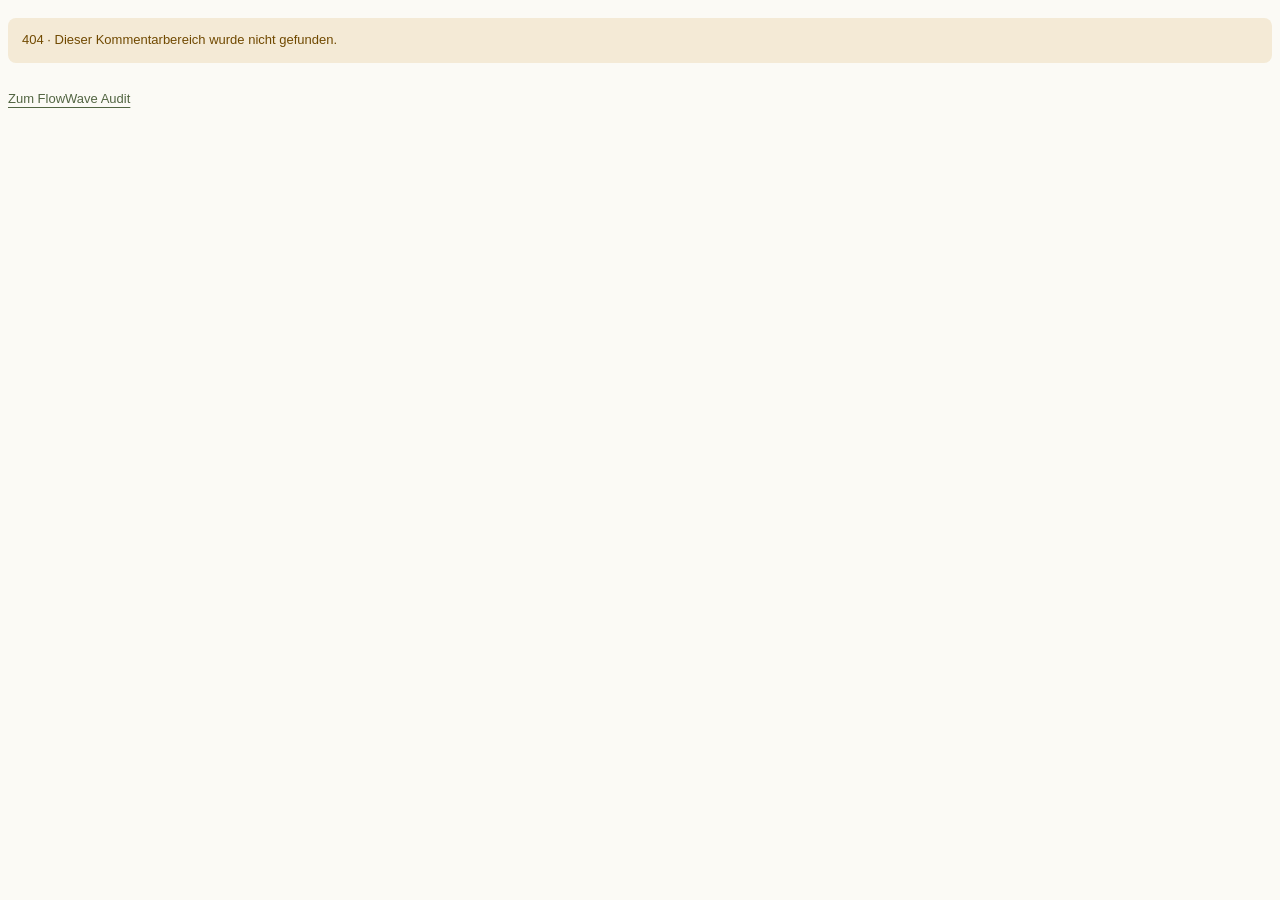
<file: feedback.html>
<!doctype html>
<html lang="de">
<head>
  <meta charset="utf-8">
  <meta name="viewport" content="width=device-width,initial-scale=1">
  <meta name="color-scheme" content="light">
  <meta name="robots" content="noindex">
  <meta name="referrer" content="strict-origin-when-cross-origin">
  <meta name="giscus:backlink" content="https://smoremore.github.io/flowwave-ux-audit-2026-11-13/">
  <title>FlowWave Feedback</title>
  <link rel="stylesheet" href="comments.css">
  <script src="feature-history-data.js?v=history-20261117-r1" defer></script><script src="management-audit-data.js?v=management287-r3" defer></script><script src="team-tasks-data.js?v=history-20261117-r1" defer></script><script src="feedback-config.js?v=history-20261117-r1" defer></script>
  <script src="feedback-host.js" defer></script>
</head>
<body class="af-host-page">
  <main class="af-host" id="feedbackHost">
    <div class="af-host-status" id="feedbackHostStatus" role="status" aria-live="polite">Kommentare werden geladen …</div>
    <div class="af-host-recovery" id="feedbackHostRecovery" hidden>
      <button class="af-button" type="button" id="feedbackHostRetry" hidden>Erneut laden</button>
      <a class="af-link" id="feedbackHostFallback" target="_blank" rel="noopener noreferrer">Diskussion auf GitHub öffnen</a>
      <details id="feedbackHostDiagnostic" hidden><summary>Technische Details</summary><p id="feedbackHostError"></p></details>
    </div>
    <div class="giscus" id="feedbackGiscus"></div>
    <noscript><p>Zum Kommentieren wird JavaScript benötigt. Die Diskussionen sind auch direkt auf <a href="https://github.com/smoremore/flowwave-ux-audit-2026-11-13/discussions" target="_blank" rel="noopener noreferrer">GitHub</a> erreichbar.</p></noscript>
  </main>
</body>
</html>
</file>
<file: style.css>
:root{--paper:#f2f0e9;--white:#fbfaf6;--ink:#272a25;--muted:#666a60;--line:#d7d9cd;--amber:#dcad52;--amber-soft:#f0dfbb;--olive:#e4e8d7;--dark:#242722;--radius:22px;font-family:Inter,-apple-system,BlinkMacSystemFont,"Segoe UI",sans-serif;font-size:16px;color:var(--ink);background:var(--paper);font-synthesis:none;scroll-behavior:smooth}
*{box-sizing:border-box}body{margin:0}a{color:inherit;text-decoration:none}button,select{font:inherit}button,a,summary,select{-webkit-tap-highlight-color:transparent}button{cursor:pointer}button:focus-visible,a:focus-visible,summary:focus-visible,select:focus-visible{outline:3px solid #b07813;outline-offset:5px}button:disabled{cursor:default}::selection{background:var(--amber-soft)}[hidden]{display:none!important}.section-wrap{width:min(1320px,calc(100% - 96px));margin-inline:auto}section[id],aside[id],article[id]{scroll-margin-top:108px}.skip-link{position:fixed;top:-80px;left:20px;padding:16px;background:var(--ink);color:white;z-index:99}.skip-link:focus{top:16px}.site-header{height:92px;padding:0 48px;display:flex;align-items:center;justify-content:space-between;gap:30px;border-bottom:1px solid var(--line);position:sticky;top:0;background:rgba(242,240,233,.96);backdrop-filter:blur(14px);z-index:10}.brand{display:flex;align-items:center;gap:10px;font-size:19px;font-weight:680;line-height:1.1;letter-spacing:-.7px}.brand-mark{width:35px;height:35px;border-radius:50%;display:flex;align-items:center;justify-content:center;background:var(--dark);color:var(--paper);font-family:Georgia,serif;font-style:italic;font-size:28px;font-weight:normal}.brand-mark span{margin-left:-5px;font-size:25px;margin-top:3px}.brand-sub{display:block;font-size:10px;text-transform:uppercase;letter-spacing:1.8px;font-weight:500;margin-top:5px;color:var(--muted)}.site-header nav{display:flex;gap:29px;font-size:13px;font-weight:570}.site-header nav a{padding:12px 0;position:relative}.site-header nav a:hover:after{content:"";position:absolute;bottom:4px;left:0;right:0;height:2px;background:var(--ink)}.print-button{border:1px solid #bfc3b6;padding:10px 15px;border-radius:8px;background:transparent;font-size:12px;font-weight:600;display:flex;gap:10px;align-items:center}.print-button span{font-size:18px}.print-button:hover{background:var(--white)}.hero{padding-block:84px 70px;display:grid;grid-template-columns:1.25fr 1fr;gap:65px;align-items:center}.eyebrow{display:flex;align-items:center;gap:10px;text-transform:uppercase;letter-spacing:2.1px;font-size:10px;font-weight:700;margin:0 0 18px;line-height:1.6}.live-dot{display:block;width:6px;height:6px;background:#a27b37;border-radius:50%}.eyebrow-rule{width:28px;height:1px;background:#aaa991;margin-inline:3px}.hero h1{font-family:Georgia,"Times New Roman",serif;font-weight:400;font-size:clamp(48px,4.65vw,70px);line-height:1.04;letter-spacing:-2.8px;margin:0 0 28px}.hero h1 em{font-weight:400;color:#707761}.hero-lede{max-width:490px;font-size:17px;line-height:1.7;color:var(--muted);margin:0 0 30px}.hero-actions{display:flex;gap:25px;align-items:center;flex-wrap:wrap}.button{border-radius:9px;padding:15px 20px;display:inline-flex;align-items:center;gap:28px;font-size:12px;font-weight:650;min-height:47px}.button-dark{background:var(--dark);color:var(--paper)}.button-dark:hover{background:#414739}.text-link{font-size:12px;font-weight:600;border-bottom:1px solid #a5a991;padding-block:9px}.text-link span{margin-left:8px}.audit-meta{margin-top:38px;display:flex;gap:12px 21px;flex-wrap:wrap;color:var(--muted);font-size:10px;line-height:1.7}.audit-meta strong{color:var(--ink);font-weight:600;margin-left:4px}.audit-meta>span:last-child{flex-basis:100%;margin-top:-3px}.hero-direction{background:var(--olive);border:1px solid #d5dac7;border-radius:var(--radius);padding:26px;position:relative}.direction-top{display:flex;justify-content:space-between;align-items:center;gap:14px;margin-bottom:22px}.tiny-caps{font-size:9px;font-weight:700;letter-spacing:1.4px;text-transform:uppercase}.direction-index{font-family:Georgia,serif;font-size:12px;color:#78816c}.mini-workspace{box-shadow:0 10px 28px #26311d15;border:1px solid #bfc5b1;background:var(--white);border-radius:10px;overflow:hidden;transform:rotate(-1.5deg)}.mini-toolbar{height:30px;background:#282d26;display:flex;align-items:center;gap:6px;padding:0 12px}.mini-toolbar span{width:4px;height:4px;background:#86927c;border-radius:50%}.mini-toolbar i{height:3px;width:60px;border-radius:2px;background:#4b5644;margin-left:auto}.mini-main{display:grid;grid-template-columns:1fr 1fr;gap:10px;padding:12px;min-height:185px}.mini-art{position:relative;overflow:hidden;background:#dadfd0;border-radius:6px;display:flex;align-items:center;justify-content:center}.art-orbit{position:absolute;width:100px;height:100px;border:1px solid #b6c1a3;border-radius:50%;transform:rotate(-35deg) scaleX(.7)}.art-orbit:after{position:absolute;content:"";inset:12px -20px;border:1px solid #b6c1a3;border-radius:50%;transform:rotate(50deg)}.art-wave{font-family:Georgia,serif;font-size:95px;color:#657652;position:relative;margin-top:-15px}.mini-art-caption{position:absolute;bottom:13px;font-size:8px;letter-spacing:1px;text-transform:uppercase;color:#637355}.mini-task{display:flex;flex-direction:column;padding:10px 0 5px 5px}.mini-label{font-size:6px;font-weight:700;letter-spacing:1px;color:#9a722d;margin-bottom:12px}.mini-task strong{font-size:15px;letter-spacing:-.5px;margin-bottom:15px}.mini-task-line{width:92%;height:3px;background:#e4e3db;margin-bottom:7px;border-radius:1px}.mini-task-line.short{width:70%}.mini-task b{font-size:8px;display:flex;justify-content:space-between;gap:6px;margin:12px 0 14px;background:var(--amber);padding:10px;border-radius:4px}.mini-task small{font-size:7px;color:#6d7462}.mini-footer{display:flex;justify-content:space-between;font-size:6px;color:#767b6c;padding:8px 13px;border-top:1px solid #e6e8df;letter-spacing:.5px}.hero-direction>p{font-size:12px;line-height:1.8;color:#626c55;margin:24px 0 10px}.hero-direction>p strong{font-size:13px;color:#38452f}.concept-label{font-size:8px;letter-spacing:1px;text-transform:uppercase;color:#7a836d}.section-heading{display:flex;justify-content:space-between;align-items:flex-end;gap:40px;margin-bottom:31px}.section-heading h2{font-family:Georgia,"Times New Roman",serif;font-size:clamp(29px,3vw,41px);font-weight:400;letter-spacing:-1.4px;line-height:1.14;margin:0}.section-heading>p{max-width:320px;font-size:12px;line-height:1.75;color:var(--muted);margin:0}.section-heading .eyebrow{margin-bottom:10px}.priorities{padding-block:25px 72px}.priority-grid{display:grid;grid-template-columns:1.4fr 1fr 1fr 1fr;gap:14px}.priority-card{border:1px solid var(--line);border-radius:var(--radius);padding:24px;display:flex;flex-direction:column;min-height:270px;background:#f7f6f0}.priority-number{font-family:Georgia,serif;font-size:20px;color:#8d937f;margin-bottom:30px;line-height:1}.priority-card h3{font-size:17px;font-weight:560;line-height:1.35;letter-spacing:-.4px;margin:0 0 14px}.priority-card p{font-size:11px;line-height:1.8;color:var(--muted);margin:0 0 20px}.priority-card a,.priority-note{font-size:10px;font-weight:600;margin-top:auto;line-height:1.5}.priority-card a{display:flex;justify-content:space-between;gap:16px}.priority-note{color:#7a806f}.priority-feature{background:var(--dark);color:var(--paper);position:relative}.priority-feature .priority-number{color:#a5ae98}.priority-feature h3{font-family:Georgia,serif;font-size:26px;font-weight:400;line-height:1.1;letter-spacing:-.8px}.priority-feature p{color:#bbc1b3}.priority-feature a{color:var(--amber)}.pill{display:inline-flex;align-items:center;border-radius:15px;padding:4px 9px;font-size:8px;font-weight:600;letter-spacing:.5px}.pill-light{position:absolute;top:23px;right:22px;border:1px solid #626a56;color:#c4cdb7}.priority-keep{background:var(--amber-soft);border-color:#dfcfa6}.priority-keep .priority-number{color:#a28a52}.priority-keep p{color:#766b51}.findings-section{padding-block:13px 70px}.finding-controls{display:flex;gap:20px;align-items:center;justify-content:space-between;padding:20px 0;border-top:1px solid var(--line);border-bottom:1px solid var(--line)}.filter-group{display:flex;gap:5px;flex-wrap:wrap}.filter-group button{background:transparent;border:1px solid transparent;border-radius:7px;min-height:37px;padding:8px 14px;font-size:11px;display:flex;align-items:center;gap:7px;color:#62695b}.filter-group button[aria-pressed=true]{background:var(--dark);color:white;border-color:var(--dark)}.filter-group button:hover:not([aria-pressed=true]){background:#e8e9de}.filter-group button span{font-size:9px;opacity:.6}.priority-dot{display:inline-block;width:6px;height:6px;border-radius:50%;flex-shrink:0}.p1{background:#b17831}.p2{background:#8b987a}.category-control{font-size:10px;color:var(--muted);display:flex;align-items:center;gap:9px}.category-control select{border:1px solid #cbd0c0;border-radius:6px;padding:9px 30px 9px 10px;font-size:11px;background:#f8f7f1;color:var(--ink);max-width:230px}.filter-result{font-size:10px;color:#7e8475;margin:14px 0 20px;min-height:15px}.findings-grid{display:grid;grid-template-columns:1fr 1fr;gap:14px;align-items:start}.finding-card{background:var(--white);border:1px solid var(--line);border-radius:16px;overflow:hidden;position:relative}.finding-card:target{border-color:#9b7737;box-shadow:0 0 0 3px #deae4c26}.finding-card-top{padding:24px 25px 20px}.finding-meta{display:flex;align-items:center;gap:7px;font-size:9px;color:#777e6d;margin-bottom:18px}.finding-id{font-weight:650;color:#727c62;margin-right:auto;letter-spacing:1px}.finding-id:hover{text-decoration:underline}.finding-priority{display:flex;align-items:center;gap:5px;font-size:9px;font-weight:700}.finding-category{margin-left:4px;padding-left:9px;border-left:1px solid var(--line)}.finding-card h3{font-size:19px;font-weight:560;line-height:1.3;letter-spacing:-.5px;margin:0 0 12px;max-width:490px}.finding-summary{font-size:12px;line-height:1.8;color:var(--muted);margin:0}.finding-details{border-top:1px solid #e4e6da}.finding-details>summary{padding:14px 25px;display:flex;align-items:center;justify-content:space-between;cursor:pointer;list-style:none;font-size:10px;font-weight:600;color:#667456;gap:16px}.finding-details>summary::-webkit-details-marker{display:none}.finding-details>summary:after{content:"+";font-size:18px;font-weight:400}.finding-details[open]>summary:after{content:"−"}.finding-details>summary:hover{background:#f0f3e9}.finding-detail-body{padding:4px 25px 24px}.detail-part{margin-top:18px}.detail-part h4{font-size:9px;text-transform:uppercase;letter-spacing:1.15px;margin:0 0 7px;color:#5e6953}.detail-part p,.detail-part li{font-size:11px;line-height:1.8;color:var(--muted);margin:0}.detail-part ul{padding-left:16px;margin:0}.detail-part.acceptance{padding:13px 15px;background:#edf0e5;border-radius:7px}.evidence-list{list-style:none!important;padding:0!important;display:flex;flex-direction:column;gap:6px}.evidence-list code{font-family:ui-monospace,SFMono-Regular,Menlo,monospace;font-size:10px;color:#505c44;word-break:break-word}.evidence-list span{display:block;color:#818776;font-size:10px}.source-version{margin:10px 0 0;font-size:9px;line-height:1.5;color:#8b907e}.finding-anchor{margin-left:10px;color:#8b927f;font-size:10px}.finding-anchor:hover{text-decoration:underline}.no-results{padding:45px;text-align:center;border:1px dashed var(--line);border-radius:16px;font-size:13px}.no-results button{display:block;margin:15px auto 0;border:0;background:var(--dark);color:white;padding:10px 14px;border-radius:6px;font-size:11px}.priority-key{display:flex;gap:15px 30px;flex-wrap:wrap;font-size:9px;color:#777f6c;margin:21px 0 0;line-height:1.8}.priority-key>span{display:flex;align-items:center;gap:6px}.priority-key strong{font-size:9px}.flow-section{background:#e7e9df;border-block:1px solid #d9ddce;padding-block:60px}.flow-track{display:grid;grid-template-columns:repeat(6,minmax(0,1fr));list-style:none;padding:0;margin:36px 0 0;gap:0}.flow-track li{padding:0 24px;border-left:1px solid #bec6b0;position:relative}.flow-track li:first-child{padding-left:0;border:0}.flow-track li:after{content:"→";position:absolute;right:14px;top:0;font-size:15px;color:#9ba88b}.flow-track li:last-child:after{content:none}.flow-track li>span{display:block;font-size:9px;letter-spacing:1.3px;color:#7c886d;margin-bottom:18px}.flow-track strong{display:block;font-size:16px;letter-spacing:-.35px;font-weight:550;margin-bottom:9px}.flow-track small{display:block;font-size:10px;color:#707b63;line-height:1.8;max-width:150px}.flow-principle{margin-top:33px;border-top:1px solid #cdd4c0;padding-top:20px;display:flex;gap:15px;align-items:flex-start}.flow-principle>span{font-size:21px;color:#82916f;margin-top:-3px}.flow-principle p{font-size:11px;color:#6a765b;line-height:1.8;margin:0}.flow-principle strong{color:#49573d;font-weight:550}.paths-section{padding-block:70px 65px}.paths-grid{display:grid;grid-template-columns:repeat(3,1fr);gap:15px}.path-card{border-top:2px solid #8b9779;padding:20px 22px 22px;background:#eceee3;border-radius:0 0 14px 14px}.path-context{font-size:9px;line-height:1.7;color:#7b856c}.path-card h3{font-size:16px;line-height:1.4;letter-spacing:-.3px;font-weight:560;margin:10px 0 24px}.click-comparison{display:flex;align-items:center;gap:25px;margin-bottom:20px}.click-comparison>span{display:flex;align-items:baseline;gap:7px;font-size:10px;color:#7d876e}.click-comparison strong{font-family:Georgia,serif;font-weight:400;font-size:42px;line-height:1;color:#7c896b}.click-comparison>span:last-child strong{color:#37442d}.click-arrow{font-size:23px!important;color:#a4af96!important}.path-before{font-size:10px;line-height:1.8;color:#818975;min-height:36px;margin:0 0 11px}.path-target{font-size:11px;line-height:1.7;color:#4e5c40;border-top:1px solid #d1d8c4;padding-top:12px;margin:0;display:flex;gap:7px}.path-target>span{color:#7c8f64}.section-footnote{font-size:9px;color:#868c7c;line-height:1.8;margin:18px 0 0;max-width:820px}.concept-section{padding-block:25px 65px}.concept-frame{border:1px solid #bbc3ae;border-radius:16px;overflow:hidden;background:var(--dark)}.concept-frame-bar{display:flex;justify-content:space-between;gap:20px;padding:15px 20px;background:#343a2f;font-size:10px;color:#bbc6ab;align-items:center}.concept-frame-bar>span{display:flex;align-items:center;gap:8px}.concept-frame-bar i{width:5px;height:5px;background:var(--amber);border-radius:50%}.concept-frame-bar>a{font-size:9px;color:#d8decf}.concept-frame-bar>a span{margin-left:8px}.concept-frame iframe{width:100%;height:780px;border:0;display:block;background:#20231f}.concept-principles{display:grid;grid-template-columns:repeat(3,1fr);gap:40px;margin-top:23px}.concept-principles p{font-size:11px;line-height:1.8;color:var(--muted);margin:0}.concept-principles strong{color:#4d5940;font-weight:600}.coverage-section{padding-block:20px 75px}.coverage-grid{display:grid;grid-template-columns:repeat(3,1fr);gap:0;border-top:1px solid var(--line);border-bottom:1px solid var(--line);padding:26px 0}.coverage-grid article{padding:0 30px;border-left:1px solid var(--line)}.coverage-grid article:first-child{padding-left:0;border:0}.coverage-state{display:flex;align-items:center;gap:6px;font-size:9px;color:#63784d;margin-bottom:14px}.coverage-state>span{display:inline-flex;align-items:center;justify-content:center;width:15px;height:15px;border:1px solid #b2c59e;border-radius:50%;font-size:9px}.coverage-pending{color:#9a803f}.coverage-pending>span{border-color:#d5c596}.coverage-grid h3{font-size:15px;font-weight:550;letter-spacing:-.25px;margin:0 0 10px}.coverage-grid p{font-size:11px;line-height:1.8;color:var(--muted);margin:0;max-width:320px}.plan-section{padding-block:65px;background:var(--dark);color:var(--paper)}.plan-section .section-heading .eyebrow{color:#99a88b}.plan-section .section-heading>p{color:#a0ac94}.plan-list{margin-top:40px}.plan-list article{border-top:1px solid #4a5540;padding:27px 0;display:grid;grid-template-columns:64px 1.5fr 1fr;gap:30px;align-items:start}.plan-list article:last-child{border-bottom:1px solid #4a5540}.plan-number{font-family:Georgia,serif;font-size:28px;color:#92a17e;line-height:1.2}.plan-tag{font-size:8px;text-transform:uppercase;letter-spacing:1.2px;color:#b5bc85;display:block;margin-bottom:10px}.plan-list h3{font-size:17px;font-weight:500;letter-spacing:-.3px;margin:0 0 10px}.plan-list p{font-size:11px;color:#a9b39c;line-height:1.8;margin:0;max-width:520px}.plan-exit{padding-left:24px;border-left:1px solid #4a5540}.plan-exit strong{font-size:9px;font-weight:550;color:#c5cdaa;display:block;margin-bottom:10px}.plan-exit p{color:#8c9a7e;font-size:10px}.preserve-panel{display:grid;grid-template-columns:.8fr 1.5fr;gap:45px;padding:29px 34px;background:#353d2e;border:1px solid #4b5840;border-radius:18px;margin-top:40px}.preserve-panel .eyebrow{font-size:8px;color:#a2b38c;margin-bottom:10px}.preserve-panel h3{font-family:Georgia,serif;font-size:25px;font-weight:400;letter-spacing:-.6px;line-height:1.15;margin:0}.preserve-panel ul{list-style:none;padding:0;margin:0;display:grid;grid-template-columns:1fr 1fr;gap:12px 25px}.preserve-panel li{font-size:10px;color:#b5c2a5;line-height:1.7;position:relative;padding-left:14px}.preserve-panel li:before{content:"✓";position:absolute;left:0;color:#96ae79;font-size:9px}.site-footer{padding-block:35px 45px;display:grid;grid-template-columns:1.4fr .8fr;gap:80px}.footer-brand{font-size:15px;font-weight:650;letter-spacing:-.5px}.footer-brand span{font-size:10px;font-weight:400;letter-spacing:0;margin-left:12px;color:#7d8472}.site-footer p{font-size:9px;line-height:1.9;color:#8c9282;margin:14px 0 0;max-width:640px}.site-footer>p{margin-top:0;align-self:center;text-align:right}
.findings-more{display:flex;align-items:center;gap:20px;margin:22px 0 0}.findings-more button{border:1px solid #bcc5ae;background:var(--olive);color:#3a492e;padding:12px 17px;min-height:44px;border-radius:8px;font-size:11px;font-weight:600}.findings-more button:hover{background:#d8e0ca}.findings-more>span{font-size:10px;line-height:1.7;color:#7c8670;max-width:310px}
@media(min-width:1550px){.site-header{padding-inline:calc((100vw - 1320px)/2)}.hero{gap:100px}}
@media(max-width:1150px){.section-wrap{width:calc(100% - 64px)}.site-header{padding-inline:32px}.hero{gap:35px;padding-top:60px}.hero h1{font-size:52px}.hero-direction{padding:20px}.priority-grid{grid-template-columns:1.2fr 1fr}.priority-card{min-height:240px}.priority-card h3 br{display:none}.priority-feature h3 br{display:block}.priority-number{margin-bottom:22px}.findings-grid{gap:12px}.finding-card-top{padding:21px}.finding-details>summary{padding-inline:21px}.finding-detail-body{padding-inline:21px}.plan-list article{grid-template-columns:45px 1.4fr 1fr;gap:20px}}
@media(max-width:820px){.site-header{height:76px;padding-inline:24px;gap:20px}.site-header nav{gap:18px;font-size:11px}.print-button{font-size:0;padding:8px;min-width:33px;justify-content:center}.print-button span{font-size:18px}.section-wrap{width:calc(100% - 48px)}.hero{padding-block:50px;grid-template-columns:1fr 1fr;gap:25px}.hero h1{font-size:43px;letter-spacing:-1.9px}.hero-lede{font-size:14px;line-height:1.7}.hero-actions{gap:10px}.button{font-size:11px;padding:12px 14px;gap:20px}.text-link{font-size:10px}.audit-meta{font-size:9px;margin-top:26px;gap:7px 15px}.hero-direction{padding:16px}.direction-top{margin-bottom:14px}.tiny-caps{font-size:7px}.direction-index{font-size:10px}.mini-main{gap:8px;padding:9px;min-height:157px}.mini-task{padding:6px 0 4px}.mini-task strong{font-size:12px}.mini-label{font-size:5px;margin-bottom:9px}.mini-task b{font-size:6px;padding:8px;margin:8px 0 12px}.mini-task small{font-size:5px}.mini-art-caption{font-size:5px}.hero-direction>p{font-size:10px;margin-top:18px;line-height:1.6}.hero-direction>p strong{font-size:11px}.concept-label{font-size:6px}.art-wave{font-size:75px}.art-orbit{width:80px;height:80px}.section-heading{gap:30px;align-items:flex-start}.section-heading h2{font-size:31px;letter-spacing:-1px}.section-heading>p{font-size:11px;max-width:250px}.priority-grid{gap:12px}.priorities{padding-block:10px 55px}.finding-controls{gap:10px;flex-wrap:wrap}.category-control select{max-width:none}.findings-grid{grid-template-columns:1fr}.finding-card h3{font-size:19px}.finding-summary{font-size:12px}.finding-card-top{padding:24px}.finding-details>summary{padding-inline:24px;font-size:11px}.finding-detail-body{padding-inline:24px}.detail-part p,.detail-part li{font-size:12px}.detail-part h4{font-size:10px}.flow-track li{padding-inline:13px}.flow-track li:after{right:9px;font-size:12px}.flow-track strong{font-size:13px}.flow-track small{font-size:9px}.flow-track li>span{margin-bottom:14px}.paths-grid{grid-template-columns:1fr}.path-card{display:grid;grid-template-columns:1fr 160px;gap:0 20px;padding:20px 24px}.path-card h3{margin:8px 0 15px}.path-context{grid-column:1;align-self:start}.click-comparison{grid-column:2;grid-row:1/4;margin:0;justify-self:center;gap:20px;align-self:center}.path-before,.path-target{grid-column:1;min-height:auto}.path-target{font-size:11px}.concept-frame iframe{height:760px}.concept-principles{gap:20px}.concept-principles p{font-size:10px}.coverage-grid article{padding-inline:18px}.coverage-grid h3{font-size:13px}.coverage-grid p{font-size:10px}.coverage-state{font-size:8px}.plan-list article{grid-template-columns:35px 1fr;gap:17px}.plan-exit{grid-column:2;padding-left:0;border:0;display:flex;gap:15px}.plan-exit strong{white-space:nowrap;line-height:1.8;font-size:10px;margin:0}.plan-exit p{font-size:10px}.plan-list p{font-size:11px}.preserve-panel{gap:25px;padding:25px;grid-template-columns:.8fr 1.3fr}.preserve-panel ul{grid-template-columns:1fr;gap:10px}.preserve-panel h3{font-size:24px}.site-footer{gap:30px;grid-template-columns:1.4fr 1fr}.site-footer p{font-size:8px}}
@media(max-width:580px){.site-header{padding-inline:20px;height:70px;gap:12px}.brand{font-size:17px}.brand-mark{width:30px;height:30px;font-size:24px}.brand-mark span{font-size:22px}.brand-sub{font-size:7px;letter-spacing:1.5px;margin-top:4px}.site-header nav{gap:14px;margin-left:auto}.site-header nav a{font-size:10px}.site-header nav a:nth-child(2),.site-header nav a:nth-child(4){display:none}.print-button{margin-left:2px}.section-wrap{width:calc(100% - 40px)}.hero{display:flex;flex-direction:column;align-items:stretch;gap:30px;padding-block:38px 42px}.eyebrow{font-size:8px;letter-spacing:1.5px;gap:7px}.hero h1{font-size:48px;letter-spacing:-2px;margin-bottom:22px}.hero-lede{font-size:14px;max-width:340px;margin-bottom:23px}.hero-actions{gap:18px}.button{font-size:11px;min-height:43px}.text-link{font-size:10px}.audit-meta{font-size:8px;margin-top:25px}.hero-direction{padding:19px}.direction-top{margin-bottom:18px}.tiny-caps{font-size:8px}.mini-main{min-height:175px;padding:12px;gap:12px}.mini-task{padding:9px 0 5px}.mini-task strong{font-size:16px;margin-bottom:15px}.mini-label{font-size:6px}.mini-task b{font-size:8px;padding:9px}.mini-task small{font-size:7px}.mini-art-caption{font-size:7px}.mini-toolbar{height:28px}.mini-footer{font-size:6px}.art-wave{font-size:90px}.hero-direction>p{font-size:11px}.hero-direction>p strong{font-size:12px}.concept-label{font-size:7px}.section-heading{display:block;margin-bottom:25px}.section-heading h2{font-size:31px;max-width:350px}.section-heading>p{max-width:350px;margin-top:15px;font-size:11px}.priority-grid{grid-template-columns:1fr 1fr;gap:10px}.priority-card{border-radius:16px;padding:18px;min-height:250px}.priority-feature{grid-column:1/-1;min-height:240px;padding:23px}.priority-feature .priority-number{margin-bottom:23px}.priority-feature h3{font-size:29px}.priority-feature h3 br{display:none}.priority-feature p{font-size:12px;max-width:300px}.priority-card h3{font-size:16px}.priority-card p{font-size:10px;line-height:1.85}.priority-card .priority-number{font-size:17px;margin-bottom:23px}.priority-card a,.priority-note{font-size:9px}.priority-keep{grid-column:1/-1;min-height:210px}.priority-keep h3 br{display:none}.priority-keep p{font-size:11px;max-width:310px}.priority-keep .priority-number{margin-bottom:20px}.priorities{padding-bottom:46px}.finding-controls{padding-block:15px}.filter-group{width:100%;gap:4px}.filter-group button{font-size:10px;min-height:38px;padding-inline:11px}.category-control{font-size:9px;width:100%;justify-content:space-between;padding-top:8px}.category-control select{min-width:145px;max-width:240px;font-size:11px;min-height:39px}.filter-result{font-size:9px;margin:12px 0 15px}.finding-card-top{padding:21px}.finding-meta{font-size:8px;gap:5px;margin-bottom:15px}.finding-priority{font-size:8px}.finding-category{padding-left:7px;font-size:8px}.finding-card h3{font-size:18px;line-height:1.35}.finding-summary{font-size:11px;line-height:1.85}.finding-details>summary{padding:15px 21px;font-size:10px;min-height:47px}.finding-detail-body{padding:1px 21px 23px}.detail-part p,.detail-part li{font-size:11px}.detail-part h4{font-size:9px}.priority-key{font-size:8px;gap:8px}.priority-key strong{font-size:8px}.findings-section{padding-bottom:45px}.flow-section{padding-block:42px}.flow-track{grid-template-columns:1fr;margin-top:25px;gap:0}.flow-track li{display:grid;grid-template-columns:28px 1fr;gap:3px 13px;padding:18px 0;border:0;border-top:1px solid #c7d0bc}.flow-track li:first-child{padding-top:0}.flow-track li>span{grid-column:1;grid-row:1/3;margin:3px 0 0}.flow-track strong{grid-column:2;font-size:15px;margin:0}.flow-track small{grid-column:2;font-size:10px;max-width:none}.flow-track li:after{right:4px;top:20px;transform:rotate(90deg)}.flow-principle{margin-top:10px;padding-top:18px}.flow-principle p{font-size:10px}.paths-section{padding-block:45px}.path-card{grid-template-columns:1fr 90px;gap:0 10px;padding:20px}.path-card h3{font-size:15px;margin-bottom:13px}.path-context{font-size:8px}.click-comparison{gap:10px}.click-comparison strong{font-size:33px}.click-comparison>span{display:block;font-size:8px}.click-comparison>span strong{display:block}.click-arrow{font-size:16px!important}.path-before{font-size:9px}.path-target{font-size:10px}.section-footnote{font-size:8px;line-height:1.9}.concept-section{padding-block:8px 42px}.concept-frame-bar{padding:12px 13px;font-size:8px}.concept-frame-bar>a{font-size:8px}.concept-frame-bar>a span{margin-left:3px}.concept-frame iframe{height:790px}.concept-principles{grid-template-columns:1fr;gap:14px;margin-top:20px}.concept-principles p{font-size:11px}.coverage-section{padding-block:12px 45px}.coverage-grid{grid-template-columns:1fr;padding:0;border-bottom:0}.coverage-grid article{padding:22px 0;border-left:0;border-bottom:1px solid var(--line)}.coverage-grid article:first-child{padding-top:22px}.coverage-state{font-size:9px;margin-bottom:10px}.coverage-grid h3{font-size:15px}.coverage-grid p{font-size:11px;max-width:none}.plan-section{padding-block:42px}.plan-list{margin-top:28px}.plan-list article{grid-template-columns:26px 1fr;gap:10px;padding-block:24px}.plan-number{font-size:23px}.plan-tag{font-size:7px;letter-spacing:1px}.plan-list h3{font-size:16px;line-height:1.4}.plan-list p{font-size:10px}.plan-exit{display:block;padding-top:4px}.plan-exit strong{font-size:9px;margin-bottom:4px}.plan-exit p{font-size:10px}.preserve-panel{grid-template-columns:1fr;padding:23px;gap:22px;border-radius:15px;margin-top:28px}.preserve-panel h3{font-size:26px}.preserve-panel h3 br{display:none}.preserve-panel ul{gap:12px}.preserve-panel li{font-size:10px}.site-footer{display:block;padding-block:28px 35px}.site-footer p{font-size:8px}.site-footer>p{text-align:left;margin-top:20px}.footer-brand{font-size:14px}section[id],aside[id],article[id]{scroll-margin-top:88px}}
@media(max-width:580px){.findings-more{align-items:flex-start;flex-direction:column;gap:10px}.findings-more>span{font-size:9px}.findings-more button{font-size:10px}}
@media(prefers-reduced-motion:reduce){:root{scroll-behavior:auto}*{animation:none!important;transition:none!important}.mini-workspace{transform:none}}
@media print{.findings-more{display:none!important}}
@media print{:root{font-size:11pt;color:#111;background:white;scroll-behavior:auto}body{background:white}.site-header,.hero-actions,.finding-controls,.filter-result,.priority-key,.print-button,.concept-frame,.no-results{display:none!important}.section-wrap{width:100%;max-width:none}.hero{padding:0 0 22pt;display:block}.hero-copy{max-width:600pt}.hero h1{font-size:38pt}.hero-lede{font-size:12pt;max-width:500pt}.hero-direction{display:none}.audit-meta{font-size:8pt;margin-top:15pt}.section-heading{margin-bottom:15pt}.section-heading h2{font-size:24pt}.section-heading>p{font-size:9pt}.eyebrow{font-size:7pt}.priorities,.findings-section,.paths-section,.concept-section,.coverage-section{padding-block:18pt}.priority-grid{grid-template-columns:repeat(2,1fr)}.priority-card{min-height:0;padding:15pt;border-radius:8pt;break-inside:avoid;background:#f5f5ef!important;color:#111!important}.priority-card p,.priority-feature p{color:#555!important}.priority-card h3,.priority-feature h3{font-family:inherit;font-size:13pt}.priority-number{margin-bottom:12pt!important}.priority-card a,.priority-note,.pill{display:none}.findings-grid{display:block}.finding-card{margin-bottom:16pt;break-inside:avoid;border-color:#ccc;border-radius:6pt}.finding-card[hidden]{display:block!important}.finding-card-top{padding:14pt}.finding-card h3{font-size:14pt}.finding-summary{font-size:10pt}.finding-meta{font-size:8pt;margin-bottom:10pt}.finding-details>summary{font-size:8pt;padding:10pt 14pt}.finding-details>summary:after{display:none}.finding-detail-body{display:block!important;padding:0 14pt 14pt}.finding-details:not([open])>.finding-detail-body{display:block!important}.detail-part{margin-top:12pt}.detail-part h4{font-size:8pt}.detail-part p,.detail-part li{font-size:9pt}.source-version,.evidence-list code,.evidence-list span{font-size:8pt}.flow-section,.plan-section{background:white!important;color:#111!important;padding-block:20pt;border-color:#ccc}.flow-track{grid-template-columns:repeat(6,minmax(0,1fr))}.flow-track strong{font-size:10pt}.flow-track small,.flow-principle p{font-size:8pt}.paths-grid{grid-template-columns:repeat(3,1fr)}.path-card{padding:12pt;break-inside:avoid;background:#f5f5ef!important}.path-card h3{font-size:11pt}.click-comparison strong{font-size:25pt}.path-before,.path-target{font-size:8pt}.concept-principles{grid-template-columns:repeat(3,1fr)}.concept-principles p,.coverage-grid p{font-size:9pt}.coverage-grid h3{font-size:11pt}.coverage-grid{grid-template-columns:repeat(3,1fr)}.plan-list{margin-top:20pt}.plan-list article{grid-template-columns:30pt 1.5fr 1fr;padding:15pt 0;border-color:#ccc;break-inside:avoid}.plan-list h3{font-size:12pt}.plan-list p,.plan-exit p{font-size:9pt;color:#444}.plan-tag,.plan-number,.plan-exit strong{color:#555}.preserve-panel{background:#f4f5ef;color:#111;border-color:#ccc;padding:18pt;break-inside:avoid}.preserve-panel h3{font-size:18pt}.preserve-panel li{font-size:9pt;color:#444}.site-footer{padding-block:20pt}.site-footer p{font-size:7pt}.section-footnote{font-size:8pt}a{color:inherit}h2,h3{break-after:avoid}@page{margin:16mm}}

/* Readable report type at every screen width. */
@media screen {
.site-header nav{font-size:14px}.section-heading>p{font-size:14px}.hero-lede{font-size:17px}.audit-meta{font-size:12px}.priority-card p{font-size:14px}.priority-card a,.priority-note{font-size:12px}.filter-group button,.category-control,.category-control select{font-size:13px;min-height:44px}.filter-result{font-size:12px}.finding-summary{font-size:14px}.finding-meta,.finding-priority,.finding-category{font-size:11px}.finding-details>summary{font-size:13px;min-height:44px}.detail-part p,.detail-part li{font-size:14px}.detail-part h4{font-size:11px}.evidence-list code,.evidence-list span,.source-version{font-size:12px}.findings-more button{font-size:13px}.findings-more>span{font-size:12px}.priority-key,.priority-key strong{font-size:12px}.flow-track small,.flow-principle p{font-size:13px}.path-context,.path-before{font-size:12px}.path-target,.concept-principles p{font-size:14px}.section-footnote{font-size:12px}.coverage-grid p,.plan-list p,.plan-exit p{font-size:14px}.coverage-state,.plan-tag,.plan-exit strong{font-size:12px}.preserve-panel li{font-size:14px}.site-footer p{font-size:12px}.concept-frame-bar,.concept-frame-bar>a{font-size:12px}.print-button{font-size:12px;min-height:44px}.site-header nav a{min-height:44px;display:flex;align-items:center}.concept-frame iframe{height:980px}
@media(max-width:580px){.site-header{padding-inline:12px;gap:8px}.brand{font-size:16px}.site-header nav{gap:10px}.site-header nav a{font-size:12px}.print-button{font-size:0}.priority-grid{grid-template-columns:1fr}.priority-card{min-height:0;padding:23px}.priority-card h3{font-size:20px}.priority-number{margin-bottom:20px}.concept-frame iframe{height:1150px}.category-control select{min-width:0;max-width:200px}.filter-group button{padding-inline:9px;font-size:12px}.path-card{grid-template-columns:1fr}.click-comparison{grid-column:1;grid-row:auto;justify-self:start;margin-block:14px}.path-context,.path-before,.path-target{grid-column:1}.click-comparison>span{display:flex;gap:7px;font-size:12px}.click-comparison strong{font-size:36px}.hero h1{font-size:44px}.findings-more>span{max-width:none}}
}

.concept-inline{padding:16px;background:#10110f}.concept-inline #flowwave-bento-concept{color-scheme:dark;scroll-margin-top:108px}@media(max-width:580px){.concept-inline{padding:6px}.concept-inline #flowwave-bento-concept{scroll-margin-top:88px}}@media print{.concept-inline{display:none!important}}
</file>
<file: concept-scale.css>
.fw-concept-page{margin:0;padding:16px;max-width:1600px;margin-inline:auto;background:#10120f;color:#eff0e9;font:14px/1.45 Inter,-apple-system,BlinkMacSystemFont,"Segoe UI",sans-serif;color-scheme:dark}
#flowwave-bento-concept{--fw-bg:#121410;--fw-panel:#1b1e18;--fw-raised:#252a21;--fw-ink:#eff0e9;--fw-muted:#b0b7a7;--fw-line:#394032;--fw-accent:#efad58;--fw-warning:#edbe7a;--fw-green:#bed5ab;color:var(--fw-ink);font:14px/1.45 Inter,-apple-system,BlinkMacSystemFont,"Segoe UI",sans-serif;width:100%;min-width:0;color-scheme:dark}
#flowwave-bento-concept *{box-sizing:border-box}#flowwave-bento-concept [hidden]{display:none!important}#flowwave-bento-concept h2,#flowwave-bento-concept h3,#flowwave-bento-concept p{margin:0}#flowwave-bento-concept h2{font-size:24px;line-height:1.2;font-weight:600;letter-spacing:-.5px}#flowwave-bento-concept h3{font-size:14px;font-weight:600}#flowwave-bento-concept button,#flowwave-bento-concept input,#flowwave-bento-concept select,#flowwave-bento-concept textarea{font:inherit;color:inherit}#flowwave-bento-concept button{cursor:pointer}#flowwave-bento-concept button:disabled{opacity:.48;cursor:default}#flowwave-bento-concept button:focus-visible,#flowwave-bento-concept summary:focus-visible{outline:2px solid var(--fw-accent);outline-offset:3px}
#flowwave-bento-concept .fw-demo-label{display:flex;justify-content:space-between;gap:12px;flex-wrap:wrap;font-size:12px;color:var(--fw-muted);margin-bottom:12px}#flowwave-bento-concept .fw-window{background:var(--fw-bg);border:1px solid var(--fw-line);border-radius:16px;overflow:clip}#flowwave-bento-concept .fw-shell{display:flex;align-items:center;gap:28px;padding:12px 20px;border-bottom:1px solid var(--fw-line)}#flowwave-bento-concept .fw-brand{display:flex;align-items:center;gap:9px;font-size:18px;font-weight:600;letter-spacing:-.4px}#flowwave-bento-concept .fw-brand>span{font-size:28px;color:var(--fw-accent);line-height:1}#flowwave-bento-concept nav{display:flex;align-items:center;gap:5px;flex:1}#flowwave-bento-concept nav button{background:none;border:0;min-height:40px;padding:8px 14px;color:var(--fw-muted);border-radius:9px}#flowwave-bento-concept nav button[aria-current]{background:var(--fw-raised);color:var(--fw-ink)}#flowwave-bento-concept .fw-screen{padding:20px;min-width:0}#flowwave-bento-concept .fw-heading{display:flex;justify-content:space-between;align-items:center;gap:16px;margin-bottom:17px}#flowwave-bento-concept .fw-heading p{color:var(--fw-muted);font-size:12px;margin-top:5px}#flowwave-bento-concept .fw-heading-actions{display:flex;gap:8px;flex-wrap:wrap}
#flowwave-bento-concept .fw-button{display:inline-flex;align-items:center;justify-content:center;gap:8px;min-height:38px;border:1px solid var(--fw-line);background:var(--fw-raised);color:var(--fw-ink);padding:8px 12px;border-radius:8px;text-decoration:none;white-space:normal;text-align:left;font-size:13px}#flowwave-bento-concept .fw-button:hover:not(:disabled){background:#32392b;border-color:#555f49}#flowwave-bento-concept .fw-primary{background:var(--fw-accent);border-color:var(--fw-accent);color:#261b0c;font-weight:600}#flowwave-bento-concept .fw-primary:hover:not(:disabled){background:#ffc477;border-color:#ffc477}#flowwave-bento-concept .fw-quiet{background:transparent;border-color:transparent;color:var(--fw-muted)}#flowwave-bento-concept .fw-toolbar{display:grid;grid-template-columns:minmax(210px,1fr) minmax(170px,.35fr);gap:10px;margin-bottom:12px}#flowwave-bento-concept .fw-field-label{display:grid;gap:5px;font-size:12px;color:var(--fw-muted);min-width:0}#flowwave-bento-concept input:not([type=checkbox]),#flowwave-bento-concept select,#flowwave-bento-concept textarea{display:block;min-width:0;max-width:100%;width:100%;border:1px solid #505945;background:#151812;border-radius:8px;padding:9px 11px;color:var(--fw-ink);min-height:40px}#flowwave-bento-concept input:focus,#flowwave-bento-concept select:focus,#flowwave-bento-concept textarea:focus{outline:2px solid var(--fw-accent);outline-offset:1px}#flowwave-bento-concept textarea{resize:vertical;line-height:1.5}#flowwave-bento-concept .fw-facets{display:flex;gap:7px;flex-wrap:wrap;margin-bottom:14px}#flowwave-bento-concept .fw-facet{display:inline-flex;gap:8px;align-items:center;min-height:36px;border:1px solid transparent;border-radius:8px;background:transparent;padding:6px 10px;color:var(--fw-muted);font-size:12px}#flowwave-bento-concept .fw-facet[aria-pressed=true]{background:var(--fw-raised);border-color:var(--fw-line);color:var(--fw-ink)}#flowwave-bento-concept .fw-facet b{font-size:12px;font-weight:500;color:var(--fw-ink)}
#flowwave-bento-concept .fw-selection{display:flex;align-items:center;gap:14px;flex-wrap:wrap;min-height:49px;padding:7px 0;border-block:1px solid var(--fw-line);margin-bottom:16px;color:var(--fw-muted);font-size:12px}#flowwave-bento-concept .fw-checkbox{display:inline-flex;align-items:center;gap:8px;min-height:38px;flex-shrink:0;cursor:pointer;color:var(--fw-ink)}#flowwave-bento-concept input[type=checkbox]{width:17px;height:17px;accent-color:var(--fw-accent);margin:0;flex-shrink:0;cursor:pointer}#flowwave-bento-concept .fw-selected-count{color:var(--fw-ink)}#flowwave-bento-concept .fw-selection .fw-button{min-height:34px;font-size:12px}#flowwave-bento-concept .fw-selection-spacer{flex:1}#flowwave-bento-concept .fw-group{margin-bottom:21px}#flowwave-bento-concept .fw-group-head{display:flex;align-items:center;gap:10px;margin-bottom:10px;font-size:13px;font-weight:600}#flowwave-bento-concept .fw-group-head span{font-size:12px;font-weight:400;color:var(--fw-muted)}#flowwave-bento-concept .fw-asset-grid{display:grid;grid-template-columns:repeat(3,minmax(0,1fr));gap:12px}#flowwave-bento-concept .fw-asset-card{background:var(--fw-panel);border:1px solid var(--fw-line);border-radius:13px;min-width:0;overflow:hidden}#flowwave-bento-concept .fw-asset-head{display:flex;align-items:center;gap:8px;padding:8px 12px 3px;min-height:43px}#flowwave-bento-concept .fw-asset-head h3{flex:1;min-width:0;overflow:hidden;text-overflow:ellipsis;white-space:nowrap}#flowwave-bento-concept .fw-id{font-size:12px;color:var(--fw-muted);font-variant-numeric:tabular-nums}#flowwave-bento-concept .fw-asset-body{display:grid;grid-template-columns:104px minmax(0,1fr);gap:12px;padding:6px 12px 12px}#flowwave-bento-concept .fw-art{aspect-ratio:5/6;display:flex;flex-direction:column;justify-content:center;align-items:center;border-radius:8px;text-align:center;overflow:hidden;background:var(--art-bg,#c56437);color:var(--art-ink,#27271d);padding:10px;position:relative;font-family:Impact,"Arial Narrow",sans-serif;font-size:22px;font-weight:700;line-height:1.08;letter-spacing:-.6px}#flowwave-bento-concept .fw-art:before{content:"";position:absolute;width:65%;aspect-ratio:1;border-radius:50%;background:#ffffff22;top:12%;right:-12%}#flowwave-bento-concept .fw-art strong{position:relative;font:inherit}#flowwave-bento-concept .fw-art small{font-size:12px;letter-spacing:1px;margin-top:10px;font-weight:400}#flowwave-bento-concept .fw-art-mini{width:38px;min-width:38px;height:44px;aspect-ratio:auto;font-size:12px;padding:4px;border-radius:5px}#flowwave-bento-concept .fw-art-mini small{display:none}#flowwave-bento-concept .fw-facts{margin:0;display:grid;gap:5px;font-size:12px;min-width:0;align-content:start}#flowwave-bento-concept .fw-facts>div{display:flex;justify-content:space-between;align-items:baseline;gap:8px;min-width:0}#flowwave-bento-concept .fw-facts dt{color:var(--fw-muted)}#flowwave-bento-concept .fw-facts dd{margin:0;text-align:right;overflow-wrap:anywhere}#flowwave-bento-concept .fw-warning{color:var(--fw-warning)}#flowwave-bento-concept .fw-ready{color:var(--fw-green)}#flowwave-bento-concept .fw-asset-footer{display:flex;justify-content:space-between;align-items:center;gap:6px;border-top:1px solid var(--fw-line);padding:6px 10px;font-size:12px;color:var(--fw-muted)}#flowwave-bento-concept .fw-asset-footer .fw-button{font-size:12px;padding:6px 8px;min-height:34px}#flowwave-bento-concept .fw-pagination{display:flex;align-items:center;justify-content:space-between;gap:12px;flex-wrap:wrap;border-top:1px solid var(--fw-line);padding-top:16px;margin-top:15px;color:var(--fw-muted);font-size:12px}#flowwave-bento-concept .fw-page-buttons{display:flex;gap:7px;align-items:center}#flowwave-bento-concept .fw-page-buttons span{min-width:83px;text-align:center;font-variant-numeric:tabular-nums}
#flowwave-bento-concept .fw-table{border-collapse:collapse;width:100%;table-layout:fixed;font-size:13px}#flowwave-bento-concept .fw-table th{text-align:left;font-size:12px;color:var(--fw-muted);font-weight:500;padding:9px 8px;border-bottom:1px solid var(--fw-line)}#flowwave-bento-concept .fw-table td{padding:9px 8px;border-bottom:1px solid var(--fw-line);vertical-align:middle;overflow-wrap:anywhere}#flowwave-bento-concept .fw-table .fw-check-col{width:42px}#flowwave-bento-concept .fw-table .fw-preview-col{width:54px}#flowwave-bento-concept .fw-table .fw-title-col{width:26%}#flowwave-bento-concept .fw-table .fw-ip-col{width:16%}#flowwave-bento-concept .fw-table .fw-detail-col{width:84px}#flowwave-bento-concept .fw-row-title strong{font-size:14px;font-weight:500;display:block}#flowwave-bento-concept .fw-row-title small{font-size:12px;color:var(--fw-muted);display:block;margin-top:3px}#flowwave-bento-concept .fw-table .fw-button{font-size:12px;min-height:36px;padding:6px 8px}#flowwave-bento-concept .fw-row-detail td{background:var(--fw-panel);padding:16px 20px}#flowwave-bento-concept .fw-detail-grid{display:grid;grid-template-columns:1fr 1fr 1fr;gap:24px}#flowwave-bento-concept .fw-detail-grid h3{margin-bottom:7px}#flowwave-bento-concept .fw-detail-grid p{font-size:12px;color:var(--fw-muted)}#flowwave-bento-concept .fw-transfer-line{display:flex;align-items:center;justify-content:space-between;gap:14px;flex-wrap:wrap;margin-top:18px;padding:14px 0;border-top:1px solid var(--fw-line)}#flowwave-bento-concept .fw-transfer-line p{font-size:12px;color:var(--fw-muted);margin-top:4px}
#flowwave-bento-concept .fw-listing-card{background:var(--fw-panel);border:1px solid var(--fw-line);border-radius:13px;margin-bottom:10px;overflow:hidden}#flowwave-bento-concept .fw-listing-head{display:flex;align-items:center;gap:12px;padding:8px 14px;min-height:64px}#flowwave-bento-concept .fw-listing-toggle{display:flex;align-items:center;justify-content:space-between;gap:16px;min-width:0;flex:1;border:0;background:none;text-align:left;padding:8px 0;min-height:44px}#flowwave-bento-concept .fw-listing-toggle>span:first-child{min-width:0}#flowwave-bento-concept .fw-listing-toggle strong{font-weight:500;display:block}#flowwave-bento-concept .fw-listing-toggle small{font-size:12px;color:var(--fw-muted);display:block;margin-top:3px}#flowwave-bento-concept .fw-listing-state{font-size:12px;color:var(--fw-warning)}#flowwave-bento-concept .fw-listing-body{border-top:1px solid var(--fw-line);display:grid;grid-template-columns:minmax(0,.72fr) minmax(0,1.45fr) minmax(0,.9fr);gap:0;padding:20px 0}#flowwave-bento-concept .fw-zone{padding:0 22px;min-width:0}#flowwave-bento-concept .fw-zone+.fw-zone{border-left:1px solid var(--fw-line)}#flowwave-bento-concept .fw-zone h3{font-size:12px;color:var(--fw-muted);font-weight:500;letter-spacing:.04em;margin-bottom:15px}#flowwave-bento-concept .fw-zone .fw-art{max-width:152px;width:100%;margin-bottom:16px;font-size:28px}#flowwave-bento-concept .fw-zone .fw-facts{gap:8px}#flowwave-bento-concept .fw-ip-summary{margin-top:17px;padding-top:14px;border-top:1px solid var(--fw-line)}#flowwave-bento-concept .fw-editor-fields{display:grid;gap:12px}#flowwave-bento-concept .fw-editor-fields label{display:grid;gap:6px;font-size:12px;color:var(--fw-muted)}#flowwave-bento-concept .fw-editor-fields input,#flowwave-bento-concept .fw-editor-fields textarea{font-size:14px}#flowwave-bento-concept .fw-editor-actions{display:flex;gap:8px;align-items:center;flex-wrap:wrap;margin-top:14px}#flowwave-bento-concept .fw-save-note{font-size:12px;color:var(--fw-muted);margin-top:10px;min-height:18px}#flowwave-bento-concept .fw-evidence-copy{font-size:13px;color:var(--fw-muted);margin:10px 0 16px}#flowwave-bento-concept .fw-evidence-state{font-size:13px;font-weight:500}#flowwave-bento-concept details{font-size:12px;color:var(--fw-muted);margin:14px 0;border-top:1px solid var(--fw-line);padding-top:11px}#flowwave-bento-concept summary{cursor:pointer;min-height:32px}#flowwave-bento-concept details p{margin-top:9px}#flowwave-bento-concept .fw-empty{padding:35px 10px;color:var(--fw-muted);text-align:center}#flowwave-bento-concept .fw-announcement{padding:12px 20px;background:var(--fw-raised);border-top:1px solid var(--fw-line);font-size:13px}
#flowwave-bento-concept .fw-modal{max-width:min(650px,calc(100vw - 28px));width:650px;max-height:calc(100dvh - 30px);overflow:auto;border:1px solid var(--fw-line);background:var(--fw-panel);color:var(--fw-ink);border-radius:16px;padding:24px;font:14px/1.5 Inter,-apple-system,BlinkMacSystemFont,"Segoe UI",sans-serif}#flowwave-bento-concept .fw-modal::backdrop{background:#000a}#flowwave-bento-concept .fw-modal-head{display:flex;justify-content:space-between;align-items:flex-start;gap:16px;margin-bottom:20px}#flowwave-bento-concept .fw-modal h2{font-size:22px;margin-top:6px}#flowwave-bento-concept .fw-modal p{margin:12px 0;color:var(--fw-muted)}#flowwave-bento-concept .fw-modal ul{padding-left:20px;color:var(--fw-muted);max-height:280px;overflow:auto}#flowwave-bento-concept .fw-modal li{margin:8px 0}#flowwave-bento-concept .fw-modal-footer{display:flex;justify-content:flex-end;flex-wrap:wrap;gap:9px;margin-top:22px}#flowwave-bento-concept .fw-secondary-text{font-size:12px;color:var(--fw-muted)}#flowwave-bento-concept .fw-upload-summary{display:flex;align-items:center;justify-content:space-between;gap:20px;flex-wrap:wrap;margin-bottom:20px}#flowwave-bento-concept .fw-upload-stats{display:flex;gap:22px;color:var(--fw-muted);font-size:13px}#flowwave-bento-concept .fw-upload-stats strong{color:var(--fw-ink)}#flowwave-bento-concept .fw-inert-note{font-size:12px;color:var(--fw-muted);margin-top:16px}#flowwave-bento-concept .fw-tools-list{display:flex;gap:8px;flex-wrap:wrap}
@media(min-width:1530px){#flowwave-bento-concept .fw-asset-grid{grid-template-columns:repeat(4,minmax(0,1fr))}}
@media(max-width:1050px){#flowwave-bento-concept .fw-asset-grid{grid-template-columns:repeat(2,minmax(0,1fr))}#flowwave-bento-concept .fw-zone{padding:0 15px}#flowwave-bento-concept .fw-table .fw-title-col{width:22%}#flowwave-bento-concept .fw-table .fw-ip-col{width:15%}}
@media(max-width:760px){#flowwave-bento-concept .fw-toolbar{grid-template-columns:minmax(0,1fr) minmax(170px,.5fr)}#flowwave-bento-concept .fw-toolbar>label:first-child{grid-column:auto}#flowwave-bento-concept .fw-shell{gap:14px;flex-wrap:wrap}#flowwave-bento-concept nav{order:3;flex-basis:100%}#flowwave-bento-concept nav button{flex:1;padding-inline:8px}#flowwave-bento-concept .fw-shell>.fw-button{margin-left:auto}#flowwave-bento-concept .fw-listing-body{grid-template-columns:1fr}#flowwave-bento-concept .fw-zone{padding:0 18px}#flowwave-bento-concept .fw-zone+.fw-zone{border-left:0;border-top:1px solid var(--fw-line);padding-top:20px;margin-top:20px}#flowwave-bento-concept .fw-detail-grid{grid-template-columns:1fr;gap:14px}#flowwave-bento-concept .fw-table,#flowwave-bento-concept .fw-table tbody,#flowwave-bento-concept .fw-table tr,#flowwave-bento-concept .fw-table td{display:block;width:auto}#flowwave-bento-concept .fw-table thead{display:none}#flowwave-bento-concept .fw-table tr:not(.fw-row-detail){display:grid;grid-template-columns:32px 44px 1fr;gap:0 7px;border-bottom:1px solid var(--fw-line);padding:10px 0}#flowwave-bento-concept .fw-table td{border:0;padding:4px;font-size:12px}#flowwave-bento-concept .fw-table td[data-label]{grid-column:3}#flowwave-bento-concept .fw-table td[data-label]:before{content:attr(data-label) ': ';color:var(--fw-muted)}#flowwave-bento-concept .fw-table td.fw-row-action{grid-column:3}#flowwave-bento-concept .fw-table td.fw-row-more{grid-column:2;grid-row:2/5;align-self:end;padding:0}#flowwave-bento-concept .fw-row-more .fw-button{padding:5px;font-size:12px}#flowwave-bento-concept .fw-selection-spacer{display:none}}
@media(max-width:550px){.fw-concept-page{padding:8px}#flowwave-bento-concept .fw-screen{padding:15px 12px}#flowwave-bento-concept .fw-shell{padding:12px}#flowwave-bento-concept .fw-heading{align-items:flex-start;flex-direction:column}#flowwave-bento-concept .fw-asset-grid{grid-template-columns:1fr}#flowwave-bento-concept .fw-asset-body{grid-template-columns:94px minmax(0,1fr)}#flowwave-bento-concept .fw-facts{font-size:12px}#flowwave-bento-concept .fw-facts>div{gap:5px}#flowwave-bento-concept .fw-toolbar{grid-template-columns:1fr}#flowwave-bento-concept .fw-toolbar>label:first-child{grid-column:1}#flowwave-bento-concept .fw-listing-head{gap:8px;padding:8px 10px}#flowwave-bento-concept .fw-listing-toggle{gap:8px}#flowwave-bento-concept .fw-listing-toggle .fw-listing-state{display:none}#flowwave-bento-concept .fw-zone .fw-art{max-width:110px;margin:14px 0}#flowwave-bento-concept .fw-pagination{align-items:flex-start;flex-direction:column}#flowwave-bento-concept .fw-modal{padding:18px}#flowwave-bento-concept .fw-modal h2{font-size:20px}}
@media(pointer:coarse){#flowwave-bento-concept button,#flowwave-bento-concept .fw-checkbox,#flowwave-bento-concept summary{min-height:44px}#flowwave-bento-concept input:not([type=checkbox]),#flowwave-bento-concept select,#flowwave-bento-concept textarea{min-height:44px;font-size:16px}}

#flowwave-bento-concept .fw-scope-note{display:flex;align-items:center;justify-content:space-between;gap:12px;flex-wrap:wrap;padding:8px 12px;margin-bottom:12px;background:var(--fw-raised);border-radius:8px;font-size:12px}#flowwave-bento-concept .fw-scope-note strong{font-weight:500}
#flowwave-bento-concept .fw-keyword-workspace{display:grid;gap:12px;min-width:0}#flowwave-bento-concept .fw-keyword-group{display:grid;gap:6px;min-width:0}#flowwave-bento-concept .fw-keyword-group>label,#flowwave-bento-concept .fw-keyword-note{font-size:12px;color:var(--fw-muted)}#flowwave-bento-concept .fw-keyword-entry{display:grid;grid-template-columns:minmax(0,1fr) 38px;gap:6px}#flowwave-bento-concept .fw-keyword-entry>input{min-width:0;font-size:13px}#flowwave-bento-concept .fw-keyword-entry>.fw-button{font-size:20px;padding:5px}#flowwave-bento-concept .fw-keyword-tags,#flowwave-bento-concept .fw-keyword-choices{display:flex;gap:6px;flex-wrap:wrap;min-width:0}#flowwave-bento-concept .fw-keyword-tag,#flowwave-bento-concept .fw-keyword-choice{border:1px solid var(--fw-line);border-radius:7px;background:var(--fw-raised);display:inline-flex;align-items:center;gap:8px;padding:6px 8px;font-size:12px;min-height:32px;max-width:100%;text-align:left;overflow-wrap:anywhere}#flowwave-bento-concept .fw-keyword-tag>span{color:var(--fw-muted)}#flowwave-bento-concept .fw-keyword-choice[aria-pressed=true]{border-color:var(--fw-accent);color:var(--fw-accent)}#flowwave-bento-concept .fw-keyword-choice>span{color:var(--fw-muted)}#flowwave-bento-concept .fw-keyword-note{display:grid;gap:6px}#flowwave-bento-concept .fw-keyword-note textarea{font-size:13px}#flowwave-bento-concept .fw-keyword-option{font-size:12px;align-items:flex-start;min-height:28px;white-space:normal}#flowwave-bento-concept .fw-keyword-option input{margin-top:2px}#flowwave-bento-concept .fw-keyword-scope{font-size:12px;color:var(--fw-muted)}#flowwave-bento-concept .fw-keyword-actions{display:flex;gap:7px;flex-wrap:wrap}#flowwave-bento-concept .fw-keyword-actions .fw-button{font-size:12px;padding:8px 10px}#flowwave-bento-concept .fw-keyword-receipt{display:grid;gap:5px;font-size:12px;border-top:1px solid var(--fw-line);padding-top:10px;color:var(--fw-muted)}#flowwave-bento-concept .fw-keyword-receipt strong{font-weight:500;color:var(--fw-ink)}#flowwave-bento-concept .fw-keyword-receipt .fw-button{justify-content:flex-start;padding-inline:0}#flowwave-bento-concept .fw-keyword-label{display:block;font-size:12px;color:var(--fw-muted);margin:10px 0 6px}#flowwave-bento-concept .fw-keyword-analysis{margin:0;padding-top:11px}#flowwave-bento-concept .fw-proof-disclosure .fw-evidence-copy{margin-top:9px}#flowwave-bento-concept .fw-proof-disclosure .fw-evidence-state{margin-top:9px}
@media(pointer:coarse){#flowwave-bento-concept .fw-keyword-entry{grid-template-columns:minmax(0,1fr) 44px}#flowwave-bento-concept .fw-keyword-tag,#flowwave-bento-concept .fw-keyword-choice,#flowwave-bento-concept .fw-keyword-option{min-height:44px}#flowwave-bento-concept .fw-keyword-entry>input,#flowwave-bento-concept .fw-keyword-note textarea{font-size:16px}}

/* One leading task; full saved state stays in the same record. */
#flowwave-bento-concept .fw-asset-glance{display:flex;flex-direction:column;gap:7px;min-width:0;font-size:12px;align-self:start}#flowwave-bento-concept .fw-asset-glance>strong{font-weight:500;color:var(--fw-ink)}#flowwave-bento-concept .fw-asset-glance details{margin:3px 0 0;padding-top:4px}#flowwave-bento-concept .fw-asset-glance summary{min-height:26px}#flowwave-bento-concept .fw-asset-body>.fw-art{align-self:start}#flowwave-bento-concept .fw-asset-body{grid-template-columns:86px minmax(0,1fr)}#flowwave-bento-concept .fw-table .fw-title-col{width:40%}
@media(max-width:760px){#flowwave-bento-concept [data-view="upload"] .fw-table tr:not(.fw-row-detail){grid-template-columns:44px minmax(0,1fr)}#flowwave-bento-concept [data-view="upload"] .fw-table .fw-row-title,#flowwave-bento-concept [data-view="upload"] .fw-table td[data-label]{grid-column:2}#flowwave-bento-concept [data-view="upload"] .fw-table td:first-child{grid-column:1;grid-row:1/4}#flowwave-bento-concept [data-view="upload"] .fw-table .fw-row-title small{line-height:1.5}}
</file>
<file: concept-processes.css>
#flowwave-bento-concept .fp-workspace{display:grid;grid-template-columns:minmax(260px,.85fr) minmax(0,1.6fr);gap:18px;align-items:start;margin-bottom:20px}#flowwave-bento-concept .fp-panel{border:1px solid var(--fw-line);background:var(--fw-panel);border-radius:12px;padding:17px;min-width:0}#flowwave-bento-concept .fp-panel h3{font-size:14px;margin-bottom:13px}#flowwave-bento-concept .fp-panel p{font-size:12px;color:var(--fw-muted);margin:8px 0}#flowwave-bento-concept .fp-fields{display:grid;grid-template-columns:1fr 1fr;gap:12px}#flowwave-bento-concept .fp-fields .fp-wide{grid-column:1/-1}#flowwave-bento-concept .fp-fields label{display:grid;gap:6px;min-width:0;color:var(--fw-muted);font-size:12px}#flowwave-bento-concept .fp-fields input[type=range]{padding:0;min-height:36px;accent-color:var(--fw-accent);background:transparent;border:0}#flowwave-bento-concept .fp-hint{font-size:12px;color:var(--fw-muted);margin:10px 0 0}#flowwave-bento-concept .fp-actions{display:flex;align-items:center;gap:9px;flex-wrap:wrap;margin-top:15px}#flowwave-bento-concept .fp-proof{display:grid;grid-template-columns:minmax(0,1fr) minmax(0,1fr);gap:14px;max-width:480px;margin:0 auto}#flowwave-bento-concept .fp-proof figure{margin:0;min-width:0}#flowwave-bento-concept .fp-proof figcaption{font-size:12px;color:var(--fw-muted);margin-bottom:9px}#flowwave-bento-concept .fp-proof .fw-art{font-size:28px;max-height:230px}#flowwave-bento-concept .fp-proof-controls{display:flex;gap:7px;align-items:center;flex-wrap:wrap;margin-top:14px}#flowwave-bento-concept .fp-small-grid{display:grid;grid-template-columns:repeat(3,minmax(0,1fr));gap:12px}#flowwave-bento-concept .fp-pair-card{background:var(--fw-panel);border:1px solid var(--fw-line);border-radius:11px;padding:12px;min-width:0}#flowwave-bento-concept .fp-pair-head{display:flex;gap:8px;align-items:center;min-width:0;margin-bottom:10px}#flowwave-bento-concept .fp-pair-head strong{overflow:hidden;text-overflow:ellipsis;white-space:nowrap;min-width:0;font-size:13px;font-weight:500}#flowwave-bento-concept .fp-pair-previews{display:grid;grid-template-columns:1fr 20px 1fr;gap:9px;align-items:center;max-width:220px;margin-inline:auto}#flowwave-bento-concept .fp-pair-previews .fw-art{font-size:17px}#flowwave-bento-concept .fp-pair-meta{display:flex;justify-content:space-between;gap:8px;flex-wrap:wrap;font-size:12px;margin-top:10px;color:var(--fw-muted)}#flowwave-bento-concept .fp-status-tabs{display:flex;align-items:center;gap:8px;flex-wrap:wrap;margin:0 0 14px}#flowwave-bento-concept .fp-status-tabs button[aria-pressed=true]{background:var(--fw-raised);color:var(--fw-ink);border-color:var(--fw-line)}#flowwave-bento-concept .fp-notice{display:flex;align-items:center;gap:14px;justify-content:space-between;flex-wrap:wrap;border-left:3px solid var(--fw-warning);padding:9px 12px;margin:0 0 14px;background:#2a261d;color:var(--fw-warning);font-size:12px}#flowwave-bento-concept .fp-drop{border:1px dashed #667154;border-radius:10px;padding:21px;text-align:center;background:#151812}#flowwave-bento-concept .fp-drop strong{display:block;font-size:15px;font-weight:500}#flowwave-bento-concept .fp-drop p{font-size:12px;color:var(--fw-muted);margin:7px 0 13px}#flowwave-bento-concept .fp-sheet-grid{display:grid;grid-template-columns:repeat(3,minmax(0,1fr));gap:12px}#flowwave-bento-concept .fp-sheet{border:1px solid var(--fw-line);background:var(--fw-panel);border-radius:11px;padding:12px;min-width:0}#flowwave-bento-concept .fp-sheet h3{font-size:13px;margin-bottom:10px}#flowwave-bento-concept .fp-regions{display:grid;grid-template-columns:repeat(3,minmax(0,1fr));gap:6px}#flowwave-bento-concept .fp-region{border:2px solid transparent;background:none;padding:0;border-radius:6px;min-width:0;position:relative}#flowwave-bento-concept .fp-region[aria-pressed=true]{border-color:var(--fw-accent)}#flowwave-bento-concept .fp-region[aria-pressed=true]:after{content:'✓';position:absolute;right:4px;top:3px;background:var(--fw-accent);color:#241b0d;border-radius:3px;padding:0 4px;font-size:12px}#flowwave-bento-concept .fp-region .fw-art{font-size:15px;border-radius:4px}#flowwave-bento-concept .fp-region .fw-art small{display:none}#flowwave-bento-concept .fp-sheet-footer{font-size:12px;color:var(--fw-muted);margin-top:10px}#flowwave-bento-concept .fp-recipe-tags{display:flex;gap:7px;flex-wrap:wrap;margin-bottom:14px}#flowwave-bento-concept .fp-recipe-tags button[aria-pressed=true]{border-color:var(--fw-accent);color:var(--fw-accent)}#flowwave-bento-concept .fp-edit-layout{display:grid;grid-template-columns:minmax(200px,.8fr) minmax(260px,1fr) minmax(260px,1.1fr);gap:18px;align-items:start;margin-bottom:20px}#flowwave-bento-concept .fp-edit-layout .fw-art{max-width:230px;margin-inline:auto;font-size:37px}#flowwave-bento-concept .fp-target-list{display:grid;gap:1px;font-size:12px}#flowwave-bento-concept .fp-target-list>button{display:flex;align-items:center;justify-content:flex-start;gap:9px;width:100%;border:0;border-bottom:1px solid var(--fw-line);background:transparent;padding:8px;color:var(--fw-muted);text-align:left;min-height:48px}#flowwave-bento-concept .fp-target-list>button[aria-pressed=true]{background:var(--fw-raised);color:var(--fw-ink)}#flowwave-bento-concept .fp-motif-stats{display:grid;grid-template-columns:repeat(3,minmax(0,1fr));gap:12px;margin-top:15px;padding-top:14px;border-top:1px solid var(--fw-line);font-size:12px;color:var(--fw-muted)}#flowwave-bento-concept .fp-motif-stats strong{display:block;color:var(--fw-ink);font-size:18px;font-weight:500}#flowwave-bento-concept .fp-native-table{width:100%;border-collapse:collapse;table-layout:fixed;font-size:13px}#flowwave-bento-concept .fp-native-table th,#flowwave-bento-concept .fp-native-table td{padding:10px 8px;border-bottom:1px solid var(--fw-line);text-align:left;overflow-wrap:anywhere}#flowwave-bento-concept .fp-native-table th{font-size:12px;font-weight:500;color:var(--fw-muted)}#flowwave-bento-concept .fp-native-table th:first-child{width:42px}#flowwave-bento-concept .fp-native-table .fp-name{width:27%}#flowwave-bento-concept .fp-native-table small{font-size:12px;color:var(--fw-muted);display:block;margin-top:3px}#flowwave-bento-concept .fp-native-table .fw-button{font-size:12px;padding:6px 8px}#flowwave-bento-concept .fp-inline-proof{display:flex;gap:10px;align-items:center}#flowwave-bento-concept .fp-batch-brief{display:flex;align-items:center;justify-content:space-between;gap:12px;padding:12px 0;border-bottom:1px solid var(--fw-line);font-size:13px}#flowwave-bento-concept .fp-batch-brief small{display:block;font-size:12px;color:var(--fw-muted);margin-top:4px}#flowwave-bento-concept .fp-local-plan{padding:9px 12px;border:1px solid var(--fw-line);border-radius:8px;font-size:12px;color:var(--fw-muted);margin-top:13px}
@media(max-width:1100px){#flowwave-bento-concept .fp-small-grid,#flowwave-bento-concept .fp-sheet-grid{grid-template-columns:repeat(2,minmax(0,1fr))}#flowwave-bento-concept .fp-edit-layout{grid-template-columns:1fr 1fr}#flowwave-bento-concept .fp-edit-layout>.fp-panel:last-child{grid-column:1/-1}#flowwave-bento-concept .fp-target-list{grid-template-columns:1fr 1fr}}
@media(max-width:760px){#flowwave-bento-concept .fp-workspace{grid-template-columns:1fr}#flowwave-bento-concept .fp-native-table,#flowwave-bento-concept .fp-native-table tbody,#flowwave-bento-concept .fp-native-table tr,#flowwave-bento-concept .fp-native-table td{display:block;width:auto}#flowwave-bento-concept .fp-native-table thead{display:none}#flowwave-bento-concept .fp-native-table tr{border-bottom:1px solid var(--fw-line);padding:10px 0;display:grid;grid-template-columns:30px 1fr;gap:3px 8px}#flowwave-bento-concept .fp-native-table td{border:0;padding:3px 6px;grid-column:2}#flowwave-bento-concept .fp-native-table td:first-child{grid-column:1;grid-row:1/6}#flowwave-bento-concept .fp-native-table td[data-label]:before{content:attr(data-label) ': ';color:var(--fw-muted);font-size:12px}}
@media(max-width:550px){#flowwave-bento-concept .fp-small-grid,#flowwave-bento-concept .fp-sheet-grid,#flowwave-bento-concept .fp-edit-layout{grid-template-columns:1fr}#flowwave-bento-concept .fp-edit-layout>.fp-panel:last-child{grid-column:1}#flowwave-bento-concept .fp-target-list{grid-template-columns:1fr}#flowwave-bento-concept .fp-fields{grid-template-columns:1fr}#flowwave-bento-concept .fp-fields .fp-wide{grid-column:1}#flowwave-bento-concept .fp-proof .fw-art{font-size:22px}#flowwave-bento-concept .fp-panel{padding:14px}#flowwave-bento-concept .fp-motif-stats{gap:8px}#flowwave-bento-concept .fp-motif-stats strong{font-size:16px}}

#flowwave-bento-concept .fw-batch-route{display:grid;gap:3px;min-width:180px;max-width:260px;font-size:12px;color:var(--fw-muted)}#flowwave-bento-concept .fw-batch-route select{font-size:12px;min-height:36px;padding:7px 9px}

#flowwave-bento-concept [data-p-proof]{position:relative;overflow:hidden;border-radius:8px}#flowwave-bento-concept [data-p-proof]>.fw-art{transform:scale(var(--fp-zoom,1));transform-origin:center}#flowwave-bento-concept .fp-halftone-preview:after{content:"";position:absolute;inset:-40%;pointer-events:none;background-image:radial-gradient(#12141099 18%,transparent 25%);background-size:var(--fp-dot,8px) var(--fp-dot,8px);transform:rotate(var(--fp-angle,22deg));mix-blend-mode:multiply;opacity:.6}

#flowwave-bento-concept .fp-value{display:flex;flex-direction:column;justify-content:center;gap:8px;font-size:12px;color:var(--fw-muted)}#flowwave-bento-concept .fp-value strong{font-size:14px;font-weight:500;color:var(--fw-ink)}

#flowwave-bento-concept .fp-demo-note{display:block;font-size:12px;color:var(--fw-muted);margin-top:8px}#flowwave-bento-concept .fp-origin{font-size:12px;color:var(--fw-muted)}#flowwave-bento-concept .fp-origin summary{cursor:pointer;min-height:44px;display:list-item;align-content:center;width:fit-content}#flowwave-bento-concept .fp-origin p{font-size:12px;margin:0 0 8px}#flowwave-bento-concept .fp-origin summary:focus-visible{outline:2px solid var(--fw-accent);outline-offset:3px;border-radius:3px}

#flowwave-bento-concept .fp-intake-bar{display:flex;align-items:center;gap:12px;flex-wrap:wrap;padding:12px 14px;border:1px solid var(--fw-line);border-radius:10px;background:var(--fw-panel);margin-bottom:14px;font-size:12px}#flowwave-bento-concept .fp-intake-bar .fw-checkbox{white-space:normal}#flowwave-bento-concept .fp-sheet-title{display:flex;align-items:baseline;justify-content:space-between;gap:8px;margin-bottom:4px}#flowwave-bento-concept .fp-sheet-title h3{margin:0;font-size:13px;font-weight:500}#flowwave-bento-concept .fp-sheet-title>span{font-size:12px;color:var(--fw-muted)}#flowwave-bento-concept .fp-sheet-name{font-size:12px;color:var(--fw-muted);margin:0 0 10px;overflow-wrap:anywhere}#flowwave-bento-concept .fp-screen-details{margin:14px 0 0;font-size:12px;color:var(--fw-muted)}#flowwave-bento-concept .fp-screen-details>summary{min-height:44px;align-content:center;cursor:pointer;width:fit-content}#flowwave-bento-concept .fp-screen-details p{font-size:12px;max-width:78ch;margin:8px 0}#flowwave-bento-concept .fp-import-table .fp-origin{margin:0;padding:0;border:0}#flowwave-bento-concept .fp-import-table .fp-origin label{display:grid;gap:6px;font-size:12px}#flowwave-bento-concept .fp-import-table .fp-origin select{font-size:12px;width:100%;min-width:0}#flowwave-bento-concept .fp-import-table th:nth-child(3){width:18%}@media(max-width:550px){#flowwave-bento-concept .fp-intake-bar{padding:10px;gap:10px}#flowwave-bento-concept .fp-intake-bar>.fw-button{flex:1 1 auto}#flowwave-bento-concept .fp-intake-bar .fw-selection-spacer{display:none}}@media(pointer:coarse){#flowwave-bento-concept .fp-import-table .fp-origin select{font-size:16px}}

#flowwave-bento-concept .fp-workspace:has(>.fp-panel:only-child){grid-template-columns:1fr}
</file>
<file: concept-operations.css>
#flowwave-bento-concept .fw-ops-demo{font-size:12px;color:var(--fw-muted);white-space:normal}
#flowwave-bento-concept .fw-ops-search{max-width:600px;margin-bottom:12px}
#flowwave-bento-concept .fw-ops-callout{display:flex;align-items:center;gap:10px 20px;flex-wrap:wrap;padding:12px 0 16px;margin-bottom:10px;border-bottom:1px solid var(--fw-line);font-size:12px;color:var(--fw-muted)}
#flowwave-bento-concept .fw-ops-callout strong{font-size:13px;font-weight:500;color:var(--fw-ink)}
#flowwave-bento-concept .fw-ops-callout span{flex:1;min-width:180px}
#flowwave-bento-concept .fw-ops-warning strong{color:var(--fw-warning)}
#flowwave-bento-concept .fw-ops-table th:nth-child(3){width:30%}
#flowwave-bento-concept .fw-ops-table .fw-row-action{width:160px}
#flowwave-bento-concept .fw-ops-table .fw-row-action .fw-button{font-size:12px;white-space:normal}
#flowwave-bento-concept .fw-ops-settings-grid{display:grid;grid-template-columns:1fr 1fr;gap:20px 32px}
#flowwave-bento-concept .fw-ops-setting{padding:20px 0;border-top:1px solid var(--fw-line);min-width:0}
#flowwave-bento-concept .fw-ops-setting>h3{font-size:16px;margin-bottom:8px}
#flowwave-bento-concept .fw-ops-setting>p{font-size:13px;color:var(--fw-muted);max-width:560px;margin:0 0 18px}
#flowwave-bento-concept .fw-ops-setting .fw-field-label{margin-bottom:12px}
#flowwave-bento-concept .fw-ops-setting-actions{display:flex;gap:8px;flex-wrap:wrap;margin:17px 0 10px}
@media(max-width:760px){#flowwave-bento-concept .fw-ops-settings-grid{grid-template-columns:1fr;gap:8px}#flowwave-bento-concept .fw-ops-table .fw-row-action{width:auto}#flowwave-bento-concept .fw-ops-callout{align-items:flex-start;flex-direction:column;gap:8px}#flowwave-bento-concept .fw-ops-callout span{min-width:0}#flowwave-bento-concept .fw-ops-table th:nth-child(3){width:auto}}

#flowwave-bento-concept .fw-ops-mode{display:flex;align-items:center;gap:8px 14px;flex-wrap:wrap;margin:8px 0 18px}#flowwave-bento-concept .fw-ops-mode p{flex-basis:100%;font-size:13px;color:var(--fw-muted);margin-top:5px}

#flowwave-bento-concept .fw-ops-fixed-value{display:grid;grid-template-columns:minmax(100px,.7fr) minmax(0,1fr);gap:8px 16px;margin:0 0 12px;padding:8px 0;align-items:baseline}#flowwave-bento-concept .fw-ops-fixed-value dt{font-size:12px;color:var(--fw-muted)}#flowwave-bento-concept .fw-ops-fixed-value dd{margin:0;font-size:13px;overflow-wrap:anywhere}@media(max-width:550px){#flowwave-bento-concept .fw-ops-fixed-value{grid-template-columns:1fr;gap:4px}}

#flowwave-bento-concept .fw-ops-access-context{margin:0 0 18px;font-size:12px;color:var(--fw-muted)}#flowwave-bento-concept .fw-ops-access-context p{margin:0 0 8px}#flowwave-bento-concept .fw-ops-access-context strong{font-weight:500;color:var(--fw-ink)}#flowwave-bento-concept .fw-ops-access-context details{margin:4px 0 8px}#flowwave-bento-concept .fw-ops-access-context summary{cursor:pointer;min-height:44px;align-content:center;width:fit-content}#flowwave-bento-concept .fw-ops-access-context ul{padding-left:18px;line-height:1.7}#flowwave-bento-concept [data-ops-access-heading]:focus-visible{outline:2px solid var(--fw-accent);outline-offset:5px;border-radius:2px}

/* One Designbestand row anatomy for all origin combinations. */
#flowwave-bento-concept .fw-management-presence{display:grid;gap:5px;font-size:12px}
#flowwave-bento-concept .fw-management-presence strong{display:block;font-weight:500}#flowwave-bento-concept .fw-management-account-state{display:block}
#flowwave-bento-concept .fw-management-actions{display:flex;flex-wrap:wrap;align-items:flex-start;gap:4px}
#flowwave-bento-concept .fw-management-details{margin:0;padding:0;border:0}#flowwave-bento-concept .fw-management-details summary{min-height:28px}#flowwave-bento-concept .fw-management-table .fw-row-action{width:190px}
#flowwave-bento-concept .fw-management-details dl{display:grid;grid-template-columns:minmax(0,.8fr) minmax(0,1.2fr);gap:7px;margin:7px 0;font-size:12px}
#flowwave-bento-concept .fw-management-details dt{color:var(--fw-muted)}
#flowwave-bento-concept .fw-management-details dd{margin:0;overflow-wrap:anywhere}
#flowwave-bento-concept .fw-management-details p{font-size:12px}
#flowwave-bento-concept .fw-management-table th:nth-child(3){width:40%}#flowwave-bento-concept .fw-management-table th:nth-child(4){width:24%}
#flowwave-bento-concept .fw-management-table th:nth-child(5){width:26%}
@media(max-width:760px){#flowwave-bento-concept .fw-management-table .fw-row-action{grid-column:3;width:auto}#flowwave-bento-concept .fw-management-table th:nth-child(4),#flowwave-bento-concept .fw-management-table th:nth-child(5){width:auto}}
@media(max-width:550px){#flowwave-bento-concept .fw-management-details dl{grid-template-columns:1fr;gap:3px}#flowwave-bento-concept .fw-management-details dd{margin-bottom:6px}}

@media(pointer:coarse){#flowwave-bento-concept .fw-management-details summary{min-height:44px}}

#flowwave-bento-concept .fw-management-series{display:block;font-size:12px;color:var(--fw-muted);margin-top:4px}
</file>
<file: concept-management.css>
/* Management composes the existing concept buttons, fields, artwork and selection rail. */
#flowwave-bento-concept .fm-demo{font-size:11px;color:var(--fw-muted)}
#flowwave-bento-concept .fm-toolbar{display:grid;grid-template-columns:minmax(220px,1fr) minmax(160px,210px) auto;align-items:end;gap:12px;margin:18px 0 12px}
#flowwave-bento-concept .fm-layout{display:flex;gap:4px;padding-bottom:1px}
#flowwave-bento-concept .fm-layout button[aria-pressed=true]{background:var(--fw-raised);color:var(--fw-ink);box-shadow:inset 0 0 0 1px var(--fw-line)}
#flowwave-bento-concept .fm-filterbar{display:flex;gap:12px;align-items:center;flex-wrap:wrap;margin:0 0 14px}
#flowwave-bento-concept .fm-filterbar .fw-facets{flex:1;margin:0}
#flowwave-bento-concept .fm-filterbar label{min-width:138px;margin:0}
#flowwave-bento-concept .fm-filterbar select{font-size:12px;min-height:36px}
#flowwave-bento-concept .fm-selection{align-items:center;margin-bottom:16px;gap:8px 12px}
#flowwave-bento-concept .fm-selection>span{font-size:12px;color:var(--fw-muted)}
#flowwave-bento-concept .fm-selection .fw-button{font-size:12px;padding:7px 9px}
#flowwave-bento-concept .fm-bulk{display:flex;gap:5px;flex-wrap:wrap;margin-left:auto}
#flowwave-bento-concept .fm-grid{display:grid;grid-template-columns:repeat(4,minmax(0,1fr));gap:10px}
#flowwave-bento-concept .fm-scroll{max-height:min(62vh,680px);overflow:auto;overscroll-behavior:contain;scrollbar-gutter:stable;padding:2px 5px 2px 2px;outline-offset:2px;border-radius:6px}
#flowwave-bento-concept .fm-scroll:focus-visible{outline:2px solid var(--fw-accent)}
#flowwave-bento-concept .fm-scroll :is(button,input,summary):focus-visible{outline:2px solid var(--fw-accent);outline-offset:1px}
#flowwave-bento-concept .fm-card{padding:13px;border:1px solid var(--fw-line);border-radius:15px;background:var(--fw-panel);min-width:0;display:flex;flex-direction:column;gap:10px;box-shadow:0 2px 4px #0000000d}
#flowwave-bento-concept .fm-card[data-selected=true]{box-shadow:inset 0 0 0 1px var(--fw-accent);border-color:var(--fw-accent)}
#flowwave-bento-concept .fm-card-head{display:grid;grid-template-columns:45px minmax(0,1fr) 24px;gap:9px;align-items:start}
#flowwave-bento-concept .fm-card-head .fw-art-mini{width:45px;height:55px;border-radius:6px}
#flowwave-bento-concept .fm-card-head h3{font-family:inherit;font-size:12px;font-weight:600;line-height:1.4;margin:0 0 5px;overflow-wrap:anywhere}
#flowwave-bento-concept .fm-card-head small{display:block;font-size:10px;line-height:1.5;color:var(--fw-muted)}
#flowwave-bento-concept .fm-check{justify-content:center;align-self:start;min-height:24px;width:24px}
#flowwave-bento-concept .fm-card-facts{display:flex;align-items:center;gap:5px 9px;flex-wrap:wrap;min-height:31px;font-size:10px;color:var(--fw-muted)}
#flowwave-bento-concept .fm-origin{font-size:10px;color:var(--fw-ink);padding:3px 5px;border-radius:4px;background:var(--fw-raised);white-space:nowrap}
#flowwave-bento-concept .fm-demo-sync{color:var(--fw-green)}
#flowwave-bento-concept .fm-task{font-size:11px;line-height:1.5;color:var(--fw-muted)}
#flowwave-bento-concept .fm-task[data-attention=true]{color:var(--fw-warning)}
#flowwave-bento-concept .fm-actions{display:flex;flex-wrap:wrap;gap:4px;margin-top:auto}
#flowwave-bento-concept .fm-actions .fw-button{font-size:11px;min-height:30px;padding:6px 8px;white-space:normal;text-align:left}
#flowwave-bento-concept .fm-details{margin:0;border:0;padding:0;font-size:11px}
#flowwave-bento-concept .fm-details summary{font-size:10px;min-height:26px;color:var(--fw-muted)}
#flowwave-bento-concept .fm-details dl{display:grid;gap:8px;margin:9px 0;font-size:11px}
#flowwave-bento-concept .fm-details dl>div{display:grid;gap:2px}
#flowwave-bento-concept .fm-details dt{color:var(--fw-muted)}
#flowwave-bento-concept .fm-details dd{margin:0;overflow-wrap:anywhere}
#flowwave-bento-concept .fm-details .fw-button{font-size:11px;padding:6px 7px;min-height:28px}
#flowwave-bento-concept .fm-table .fw-row-title{width:25%}
#flowwave-bento-concept .fm-table .fw-row-title strong{font-size:12px}
#flowwave-bento-concept .fm-table .fw-row-title small{font-size:10px}
#flowwave-bento-concept .fm-table .fw-row-action{width:200px}
#flowwave-bento-concept .fm-table .fm-actions{margin:0}
#flowwave-bento-concept .fm-record-row[aria-selected=true]{background:var(--fw-raised);box-shadow:inset 3px 0 var(--fw-accent)}
#flowwave-bento-concept .fm-row-facts{display:flex;flex-direction:column;align-items:flex-start;gap:5px;font-size:11px;color:var(--fw-muted)}
#flowwave-bento-concept .fm-sync{display:flex;align-items:center;gap:12px;flex-wrap:wrap;border:1px solid var(--fw-line);border-radius:12px;padding:12px 14px;background:var(--fw-panel);font-size:12px}
#flowwave-bento-concept .fm-sync>div{display:grid;gap:5px;flex:1;min-width:200px}
#flowwave-bento-concept .fm-sync strong{font-weight:500}
#flowwave-bento-concept .fm-sync span,#flowwave-bento-concept .fm-sync details{font-size:11px;color:var(--fw-muted)}
#flowwave-bento-concept .fm-sync details{border:0;margin:0;padding:0;max-width:250px}
#flowwave-bento-concept .fm-sync summary{min-height:32px}
#flowwave-bento-concept .fm-overview{display:grid;grid-template-columns:repeat(4,minmax(0,1fr));gap:9px;margin:10px 0 17px}
#flowwave-bento-concept .fm-overview button{display:grid;gap:7px;text-align:left;padding:12px 14px;background:var(--fw-panel);border:1px solid var(--fw-line);border-radius:12px;font-size:11px;color:var(--fw-muted)}
#flowwave-bento-concept .fm-overview strong{font-size:22px;font-weight:500;letter-spacing:-.03em;color:var(--fw-ink)}
#flowwave-bento-concept .fm-overview button[aria-pressed=true]{border-color:var(--fw-accent)}
#flowwave-bento-concept .fm-warning{padding:10px 12px;font-size:12px;line-height:1.5;color:var(--fw-warning);border-left:2px solid currentColor;margin:8px 0 14px}
#flowwave-bento-concept .fm-exact-list{display:grid;gap:5px;margin:14px 0;font-size:12px;color:var(--fw-muted);max-height:130px;overflow:auto}
#flowwave-bento-concept .fm-modal-grid{display:grid;grid-template-columns:1fr 1fr;gap:12px;margin:18px 0}
#flowwave-bento-concept .fm-modal-note{font-size:12px;color:var(--fw-muted);line-height:1.6;margin:14px 0 0}
#flowwave-bento-concept .fm-file-package{display:grid;gap:7px;padding:14px;border:1px solid var(--fw-line);border-radius:10px;font-size:12px;overflow-wrap:anywhere}
#flowwave-bento-concept .fm-file-package small{color:var(--fw-muted)}
#flowwave-bento-concept .fm-stand{display:grid;grid-template-columns:130px minmax(0,1fr);gap:20px;margin:15px 0}
#flowwave-bento-concept .fm-stand>.fw-art{max-height:175px}
#flowwave-bento-concept .fm-stand h3{font-family:inherit;font-size:17px;font-weight:600;line-height:1.4;margin:0 0 8px}
#flowwave-bento-concept .fm-stand p{font-size:12px;line-height:1.6;margin:8px 0}
#flowwave-bento-concept .fm-sr-only{position:absolute;width:1px;height:1px;margin:-1px;clip-path:inset(50%);overflow:hidden;white-space:nowrap}
@media(max-width:1180px){#flowwave-bento-concept .fm-grid{grid-template-columns:repeat(3,minmax(0,1fr))}#flowwave-bento-concept .fm-toolbar{grid-template-columns:minmax(180px,1fr) 180px auto}}
@media(max-width:850px){#flowwave-bento-concept .fm-grid{grid-template-columns:repeat(2,minmax(0,1fr))}#flowwave-bento-concept .fm-toolbar{grid-template-columns:minmax(0,1fr) 180px}#flowwave-bento-concept .fm-layout{grid-column:1/-1}#flowwave-bento-concept .fm-bulk{margin-left:0;width:100%}#flowwave-bento-concept .fm-table .fw-row-title,#flowwave-bento-concept .fm-table .fw-row-action{width:auto}}
@media(max-width:550px){#flowwave-bento-concept .fm-grid{grid-template-columns:1fr}#flowwave-bento-concept .fm-toolbar{grid-template-columns:1fr}#flowwave-bento-concept .fm-overview{grid-template-columns:1fr 1fr}#flowwave-bento-concept .fm-modal-grid{grid-template-columns:1fr}#flowwave-bento-concept .fm-stand{grid-template-columns:90px minmax(0,1fr);gap:12px}#flowwave-bento-concept .fm-filterbar label{flex:1;min-width:120px}}
@media(pointer:coarse){#flowwave-bento-concept .fm-check{width:44px;min-height:44px}#flowwave-bento-concept .fm-card-head{grid-template-columns:45px minmax(0,1fr) 44px}#flowwave-bento-concept .fm-actions .fw-button,#flowwave-bento-concept .fm-details .fw-button,#flowwave-bento-concept .fm-details summary{min-height:44px}#flowwave-bento-concept .fm-card-head h3{font-size:13px}#flowwave-bento-concept .fm-card-head small,#flowwave-bento-concept .fm-card-facts{font-size:11px}}
@media(prefers-reduced-motion:reduce){#flowwave-bento-concept .fm-card{transition:none}}
</file>
<file: concept-archive.css>
#flowwave-bento-concept .fa-table .fa-name-col{width:26%}#flowwave-bento-concept .fa-table td{vertical-align:top}#flowwave-bento-concept .fa-table td>small{display:block;font-size:12px;color:var(--fw-muted);margin-top:4px}#flowwave-bento-concept .fa-record-details{margin:0;padding:0;border:0}#flowwave-bento-concept .fa-record-details summary{min-height:36px;align-content:center}#flowwave-bento-concept .fa-record-details p{font-size:12px;overflow-wrap:anywhere;margin:8px 0}#flowwave-bento-concept .fa-record-details .fw-button{max-width:100%;white-space:normal;text-align:left}#flowwave-bento-concept .fa-folder-details{font-size:12px;margin-top:16px}#flowwave-bento-concept .fa-folder-details>summary{min-height:44px;align-content:center}#flowwave-bento-concept .fa-folder-details dl{display:grid;grid-template-columns:130px minmax(0,1fr);gap:12px;margin:12px 0}#flowwave-bento-concept .fa-folder-details dt{color:var(--fw-ink)}#flowwave-bento-concept .fa-folder-details dd{margin:0;overflow-wrap:anywhere}#flowwave-bento-concept .fa-folder-details code{white-space:normal;overflow-wrap:anywhere}@media(max-width:760px){#flowwave-bento-concept .fa-table td:nth-child(6){grid-column:3}#flowwave-bento-concept .fa-table td:nth-child(6) details{margin-top:4px}#flowwave-bento-concept .fa-table .fw-row-action .fw-button{white-space:normal;max-width:100%;text-align:left}}@media(max-width:550px){#flowwave-bento-concept .fa-folder-details dl{grid-template-columns:1fr;gap:5px}#flowwave-bento-concept .fa-folder-details dd{margin-bottom:8px}}@media(pointer:coarse){#flowwave-bento-concept .fa-record-details summary{min-height:44px}}
</file>
<file: concept-navigation.css>
/* One shell owns area navigation, contextual navigation and global utilities. */
#flowwave-bento-concept .fw-shell{display:block;padding:0}
#flowwave-bento-concept .fw-shell-top{display:flex;align-items:center;gap:28px;padding:14px 20px}
#flowwave-bento-concept .fw-shell .fw-area-nav{display:flex;align-items:center;gap:4px;flex:1;min-width:0}
#flowwave-bento-concept .fw-shell .fw-area-nav button{min-height:40px;padding:9px 15px;white-space:nowrap;font-size:13px;color:var(--fw-muted);border:1px solid transparent;border-radius:8px;background:transparent}
#flowwave-bento-concept .fw-shell .fw-area-nav button[aria-current=page]{background:var(--fw-raised);color:var(--fw-ink)}
#flowwave-bento-concept .fw-shell-utilities{display:flex;align-items:center;gap:5px;margin-left:auto;flex-shrink:0}
#flowwave-bento-concept .fw-utility-button{display:grid;place-items:center;width:40px;height:40px;padding:8px;border:1px solid transparent;border-radius:8px;background:transparent;color:var(--fw-muted)}
#flowwave-bento-concept .fw-utility-button svg{width:19px;height:19px;fill:none;stroke:currentColor;stroke-width:1.75;stroke-linecap:round;stroke-linejoin:round}
#flowwave-bento-concept .fw-utility-button svg circle{fill:var(--fw-bg)}
#flowwave-bento-concept .fw-utility-button[aria-current=page]{border-color:var(--fw-line);background:var(--fw-raised);color:var(--fw-ink)}
#flowwave-bento-concept .fw-shell .fw-context-nav{display:flex;align-items:center;gap:6px;flex-wrap:wrap;padding:8px 20px 12px;border-top:1px solid var(--fw-line);min-width:0}
#flowwave-bento-concept .fw-shell .fw-context-nav button{flex:0 0 auto;min-width:0;min-height:38px;padding:8px 12px;border:1px solid transparent;border-radius:7px;background:transparent;color:var(--fw-muted);font-size:13px;white-space:nowrap}
#flowwave-bento-concept .fw-shell .fw-context-nav button[aria-current=page]{border-color:var(--fw-line);background:var(--fw-panel);color:var(--fw-ink)}
#flowwave-bento-concept .fw-shell .fw-tool-picker{width:auto;max-width:215px;min-width:140px;min-height:38px;margin:0;padding:8px 28px 8px 12px;border:1px solid transparent;border-radius:7px;background:transparent;color:var(--fw-muted);font-size:13px}
#flowwave-bento-concept .fw-shell .fw-tool-picker[data-current-tool]{border-color:var(--fw-line);background:var(--fw-panel);color:var(--fw-ink)}
#flowwave-bento-concept .fw-shell button:focus-visible,#flowwave-bento-concept .fw-tool-picker:focus-visible{outline:2px solid var(--fw-accent);outline-offset:3px}
@media(hover:hover){#flowwave-bento-concept .fw-shell button:hover,#flowwave-bento-concept .fw-tool-picker:hover{background:var(--fw-panel);color:var(--fw-ink)}}
@media(max-width:650px){
 #flowwave-bento-concept .fw-shell-top{display:grid;grid-template-columns:minmax(0,1fr) auto;gap:12px;padding:12px}
 #flowwave-bento-concept .fw-shell .fw-area-nav{grid-column:1/-1;grid-row:2;display:grid;grid-template-columns:minmax(0,.7fr) minmax(0,1.3fr);gap:4px}
 #flowwave-bento-concept .fw-shell .fw-area-nav button{min-height:44px;padding:10px 8px;font-size:12px;text-align:center}
 #flowwave-bento-concept .fw-shell-utilities{grid-column:2;grid-row:1}
 #flowwave-bento-concept .fw-shell .fw-context-nav{flex-wrap:wrap;padding:7px 10px 10px;gap:3px}
 #flowwave-bento-concept .fw-shell .fw-context-nav button{min-height:40px;padding:8px 6px;font-size:12px}
 #flowwave-bento-concept .fw-shell .fw-tool-picker{width:130px;min-width:115px;max-width:130px;min-height:40px;padding:8px 24px 8px 9px;font-size:12px}
}
@media(prefers-reduced-motion:no-preference){#flowwave-bento-concept .fw-shell button,#flowwave-bento-concept .fw-tool-picker{transition:background-color 120ms,color 120ms,border-color 120ms}}
</file>
<file: scope.css>
.app-scope-section{padding-block:20px 65px}
.scope-rules{display:flex;flex-wrap:wrap;gap:10px;margin-bottom:24px}
.scope-rules span{border:1px solid #c6cdbb;background:#e7eadf;border-radius:7px;padding:8px 11px;font-size:12px;color:#425038}
.scope-grid{display:grid;grid-template-columns:repeat(3,minmax(0,1fr));gap:18px;align-items:start}
.scope-group{padding:22px;border:1px solid var(--line);border-radius:16px;background:var(--white)}
.scope-group h3{margin:0 0 14px;font-size:16px;letter-spacing:-.2px}
.scope-group ul{list-style:none;margin:0;padding:0}
.scope-group li{display:flex;align-items:center;gap:10px;border-top:1px solid var(--line)}
.scope-group a{flex:1;min-width:0;display:block;padding:13px 0}
.scope-group a:hover strong{color:#7b5825}
.scope-group strong{display:flex;gap:10px;justify-content:space-between;font-size:14px;font-weight:600}
.scope-group strong span{color:#777f6b}
.scope-group small{display:block;font-size:12px;line-height:1.6;color:var(--muted);margin-top:4px}
.scope-method{flex-shrink:0;font-size:10px;color:#5b6651;white-space:nowrap}
.scope-native{display:flex;align-items:center;flex-wrap:wrap;gap:10px 18px;margin:0 0 22px;padding:16px 18px;border:1px solid #c5cbb9;border-radius:12px;background:#e8ebdf;font-size:12px;color:#4c5940}
.scope-native strong{font-size:13px;color:#314128}.scope-native a{font-weight:600;text-decoration:underline;text-underline-offset:4px}.scope-native-details{padding-left:20px;max-width:1000px}.scope-native-details li{font-size:13px;line-height:1.7;margin:10px 0;color:var(--muted)}
.scope-positive{display:grid;grid-template-columns:1fr 2fr auto;align-items:center;gap:20px;padding:22px;margin-top:20px;border-radius:14px;background:var(--olive)}
.scope-positive strong{font-size:14px}.scope-positive p{font-size:13px;line-height:1.7;margin:0;color:#57634b}
.scope-positive a{font-size:12px;font-weight:600;text-decoration:underline;text-underline-offset:4px}
.scope-evidence{margin-top:18px;border-block:1px solid var(--line);padding:14px 0}
.scope-evidence summary{font-size:13px;cursor:pointer;min-height:30px;align-content:center}
.scope-evidence p{font-size:13px;line-height:1.7;color:var(--muted);max-width:1000px}.scope-evidence a{text-decoration:underline}
.mini-main.mini-batch{display:flex;flex-direction:column;gap:8px;padding:14px;min-height:185px}
.mini-batch-row{display:flex;align-items:center;gap:8px;border:1px solid #dce0d1;border-radius:5px;padding:9px;background:#f8f8f0;font-size:8px}
.mini-batch-row i{width:20px;height:24px;background:#b5c8a1;border-radius:3px;flex-shrink:0}.mini-batch-row:nth-child(2) i{background:#d3b8ba}.mini-batch-row:nth-child(3) i{background:#e1c48c}
.mini-batch-row strong{font-size:9px}.mini-batch-row span{color:#69745c;margin-left:auto}.mini-batch-row b{font-size:8px;padding:5px;background:#ede9d7;border-radius:3px;white-space:nowrap}
.mini-batch-count{font-size:8px;color:#6a745e;text-align:center;margin-top:4px}
@media(max-width:1100px){.scope-grid{grid-template-columns:repeat(2,minmax(0,1fr))}.scope-positive{grid-template-columns:1fr 2fr}.scope-positive a{grid-column:2}}
@media(max-width:650px){.scope-grid{grid-template-columns:1fr}.scope-group{padding:18px}.scope-positive{grid-template-columns:1fr;gap:12px}.scope-positive a{grid-column:auto}.app-scope-section{padding-bottom:38px}.scope-rules{gap:7px}.scope-rules span{font-size:11px}}
@media print{.scope-grid{grid-template-columns:repeat(2,minmax(0,1fr))}.scope-group{break-inside:avoid}.scope-positive{display:block}.scope-positive p{margin-block:8px}.scope-method{font-size:8pt}.scope-evidence{display:none}.scope-rules{display:none}}

@media(min-width:581px){.flow-track{grid-template-columns:repeat(6,minmax(0,1fr))}}

/* Compact cross-area review; finding evidence and discussion keep their identities. */
.consistency-overview{scroll-margin-top:100px;border:1px solid var(--line);border-radius:16px;padding:24px;margin:0 0 26px;background:var(--white)}
.consistency-heading{display:flex;justify-content:space-between;align-items:end;gap:20px;margin-bottom:20px}
.consistency-heading h3{font-size:23px;letter-spacing:-.6px;margin:6px 0 0}.consistency-heading .eyebrow{margin:0}.consistency-heading>span{font-size:11px;color:var(--muted)}
.consistency-grid{display:grid;grid-template-columns:repeat(3,minmax(0,1fr));gap:22px 26px}.consistency-grid article{border-top:1px solid var(--line);padding-top:14px;min-width:0}
.consistency-grid article>span{font-size:10px;letter-spacing:1px;text-transform:uppercase;color:var(--muted)}.consistency-grid h4{font-size:15px;margin:8px 0;letter-spacing:-.2px}.consistency-grid p{font-size:12px;line-height:1.65;color:var(--muted);margin:0 0 10px}.consistency-grid a{display:inline-block;font-size:11px;font-weight:600;text-decoration:underline;text-underline-offset:3px;margin-right:10px}
@media(max-width:850px){.consistency-grid{grid-template-columns:repeat(2,minmax(0,1fr))}.consistency-heading{display:block}.consistency-heading>span{display:block;margin-top:12px}}
@media(max-width:520px){.consistency-overview{padding:18px}.consistency-grid{grid-template-columns:1fr;gap:18px}.consistency-heading h3{font-size:21px}}
@media print{.consistency-overview{break-inside:avoid}.consistency-grid{grid-template-columns:repeat(3,minmax(0,1fr))}}

/* Revision notes belong to the concept, separate from installed-app findings. */
.consistency-log-link{border-top:1px solid var(--line);margin:18px 0 0;padding-top:14px;font-size:12px}.consistency-log-link a{text-decoration:underline;text-underline-offset:4px}
.concept-log-section{padding-block:20px 65px;scroll-margin-top:105px}.concept-log-state{padding:14px 18px;background:var(--olive);border-radius:10px;font-size:12px;line-height:1.7;margin:0 0 20px;color:#48533e}
.concept-note-grid{display:grid;grid-template-columns:repeat(2,minmax(0,1fr));gap:10px 16px;align-items:start}.concept-note{border:1px solid var(--line);border-radius:12px;background:var(--white);min-width:0;scroll-margin-top:110px}.concept-note summary{display:flex;align-items:center;gap:12px;min-height:76px;padding:18px;cursor:pointer;list-style:none;font-size:13px;font-weight:600;line-height:1.5}.concept-note summary::-webkit-details-marker{display:none}.concept-note summary:focus-visible{outline:2px solid #48533e;outline-offset:3px;border-radius:12px}.concept-note-id{font-size:10px;color:var(--muted);font-weight:400;flex-shrink:0}.concept-note-plus{font-size:20px;font-weight:400;margin-left:auto}.concept-note[open] .concept-note-plus{transform:rotate(45deg)}
.concept-note-body{border-top:1px solid var(--line);padding:18px}.concept-note dl{margin:0}.concept-note dt{font-size:10px;font-weight:600;text-transform:uppercase;letter-spacing:.8px;margin:0 0 5px}.concept-note dd{font-size:12px;line-height:1.7;color:var(--muted);margin:0 0 16px;overflow-wrap:anywhere}.concept-note-actions{display:flex;flex-wrap:wrap;align-items:center;gap:12px}.concept-note-actions a{font-size:11px;text-decoration:underline;text-underline-offset:4px}.concept-note-actions .af-feedback-button{font-size:11px;padding:9px 11px}
@media(max-width:700px){.concept-note-grid{grid-template-columns:1fr}.concept-note summary{min-height:68px;padding:16px}.concept-log-section{padding-bottom:38px}}
@media print{.concept-note-grid{display:block}.concept-note{break-inside:avoid;margin-bottom:8px}.concept-note-body{display:block!important}.concept-note-actions{display:none}.concept-note-plus{display:none}}

.audit-area-index{display:flex;flex-wrap:wrap;gap:8px;margin:0 0 22px}.audit-area-index a{padding:9px 12px;border:1px solid var(--line);border-radius:8px;background:var(--white);font-size:12px}.audit-area-index span{font-size:10px;color:var(--muted);margin-left:7px}.findings-grid{scroll-margin-top:110px}
.management-audit-section{padding-block:20px 65px;scroll-margin-top:110px}.management-audit-shortcut{font-size:13px;margin:0 0 18px}.management-audit-shortcut a{text-decoration:underline;text-underline-offset:4px}.management-audit-metrics{display:grid;grid-template-columns:repeat(4,minmax(0,1fr));gap:14px;margin-bottom:20px}.management-audit-metrics>div{background:var(--olive);border:1px solid #c6cdbb;border-radius:12px;padding:20px}.management-audit-metrics strong{display:block;font:32px Georgia,serif;letter-spacing:-1px}.management-audit-metrics span{display:block;font-size:11px;line-height:1.6;margin-top:7px;color:#536048}.management-audit-scope{font-size:13px;line-height:1.8;color:var(--muted);margin:0 0 22px}
.management-audit-grid{display:grid;grid-template-columns:repeat(2,minmax(0,1fr));gap:16px}.management-audit-grid>article{padding:23px;border:1px solid var(--line);border-radius:14px;background:var(--white);min-width:0}.management-audit-grid .eyebrow{margin-top:0}.management-audit-grid h3{font-size:20px;line-height:1.4;margin:10px 0 18px;letter-spacing:-.4px}.management-audit-grid ul{list-style:none;margin:0;padding:0}.management-audit-grid li{border-top:1px solid var(--line);font-size:12px;line-height:1.7;padding:10px 0}.management-audit-grid li a:hover{text-decoration:underline}.management-audit-links{display:flex;flex-wrap:wrap;gap:14px;margin-top:16px;font-size:12px;font-weight:600}.management-audit-links a,.management-ui-proposals a{text-decoration:underline;text-underline-offset:4px}
.management-ui-proposals{display:grid;grid-template-columns:repeat(4,minmax(0,1fr));gap:20px;margin-top:26px}.management-ui-proposals>article{border-top:1px solid var(--line);padding-top:14px;min-width:0}.management-ui-proposals span{font-size:10px;color:var(--muted);text-transform:uppercase;letter-spacing:.7px}.management-ui-proposals h3{font-size:15px;line-height:1.5;letter-spacing:-.2px;margin:9px 0}.management-ui-proposals p{font-size:12px;line-height:1.75;color:var(--muted)}.management-ui-proposals a{font-size:11px}.management-audit-proof{margin:8px 0 0}.management-audit-proof img{display:block;width:100%;height:auto;border-radius:10px}.management-audit-proof figcaption{font-size:11px;line-height:1.7;color:var(--muted);margin-top:12px}
@media(max-width:900px){.management-ui-proposals{grid-template-columns:repeat(2,minmax(0,1fr))}.management-audit-metrics{grid-template-columns:repeat(2,minmax(0,1fr))}}
@media(max-width:600px){.management-audit-grid{grid-template-columns:1fr}.management-audit-grid>article{padding:18px}.management-audit-metrics>div{padding:15px}.management-audit-metrics strong{font-size:27px}.management-ui-proposals{grid-template-columns:1fr;gap:16px}.audit-area-index a{font-size:11px}.management-audit-section{padding-bottom:38px}}
@media print{.management-audit-metrics{grid-template-columns:repeat(4,minmax(0,1fr))}.management-audit-grid>article{break-inside:avoid}.audit-area-index{display:none}}
</file>
<file: team-tasks.css>
.team-backlog{padding-block:25px 65px;scroll-margin-top:105px}
.team-backlog .section-heading{margin-bottom:22px}
.team-backlog-actions{display:flex;flex-wrap:wrap;gap:10px;align-items:center;margin-bottom:20px}.team-backlog-actions a{border:1px solid var(--line);border-radius:8px;padding:10px 13px;font-size:12px;font-weight:600;background:var(--white)}
.team-backlog-note{border-left:3px solid #78836a;background:var(--olive);border-radius:0 10px 10px 0;padding:16px 18px;font-size:13px;line-height:1.7;color:#48533e;margin:0 0 20px}
.team-task-controls{display:grid;grid-template-columns:1.8fr repeat(4,minmax(0,1fr));gap:12px;align-items:end}.team-task-controls label{display:flex;flex-direction:column;gap:7px;font-size:11px;font-weight:600;min-width:0}.team-task-controls input,.team-task-controls select{width:100%;min-width:0;min-height:43px;padding:10px;border:1px solid var(--line);border-radius:8px;background:var(--white);color:var(--ink);font:inherit;font-size:12px}.team-task-toolbar{display:flex;flex-wrap:wrap;justify-content:space-between;align-items:center;gap:12px;margin:14px 0 24px}.team-task-toolbar p{margin:0;font-size:12px;color:var(--muted)}.team-task-toolbar button{padding:8px 12px;font-size:11px;border:1px solid var(--line);background:transparent;border-radius:7px}
.team-task-group{margin-bottom:28px}.team-task-group>h3{display:flex;gap:12px;align-items:center;font-size:16px;margin:0 0 12px;line-height:1.5}.team-task-group>h3 span{font-size:11px;font-weight:400;color:var(--muted)}
.team-task{border:1px solid var(--line);border-radius:12px;background:var(--white);margin-bottom:9px;scroll-margin-top:110px}.team-task>summary{display:flex;align-items:center;gap:13px;padding:17px 19px;min-height:82px;cursor:pointer;list-style:none}.team-task>summary::-webkit-details-marker{display:none}.team-task-id{font-size:11px;color:var(--muted);width:42px;flex-shrink:0}.team-task-priority{padding:4px 7px;border-radius:5px;font-size:10px;font-weight:600;background:#e6e9df;color:#48533e}.team-task-priority--P0{background:#eee2ce;color:#72501e}.team-task-priority--P2{background:#efefea;color:#686d62}.team-task-copy{min-width:0;flex:1}.team-task-copy strong{display:block;font-size:14px;line-height:1.5;font-weight:600}.team-task-copy small{display:block;font-size:11px;color:var(--muted);margin-top:5px}.team-task-status{font-size:11px;color:var(--muted)}.team-task-plus{font-size:23px;font-weight:400;margin-left:6px}.team-task[open] .team-task-plus{transform:rotate(45deg)}
.team-task-body{border-top:1px solid var(--line);padding:22px 24px;max-width:100%}.team-task-body p,.team-task-body li{font-size:13px;color:var(--muted);line-height:1.75}.team-task-body .team-task-outcome{font-size:15px;color:var(--ink);font-weight:500;margin:0 0 18px}.team-task-body h4{font-size:11px;text-transform:uppercase;letter-spacing:1px;margin:20px 0 8px}.team-task-body ol{padding-left:23px;margin:0}.team-task-body li{padding-left:4px;margin:8px 0}.team-task-meta{display:grid;grid-template-columns:1fr 2fr;gap:14px;margin:0}.team-task-meta dt{font-size:10px;color:var(--muted);margin-bottom:5px}.team-task-meta dd{font-size:12px;margin:0;line-height:1.7}.team-task-meta a,.team-task-links a{text-decoration:underline;text-underline-offset:4px}.team-task-links{display:flex;flex-wrap:wrap;align-items:center;gap:12px;border-top:1px solid var(--line);padding-top:16px;margin-top:20px;font-size:11px}.team-task-links>span{color:var(--muted)}.team-task-links .af-feedback-button{margin-left:auto;font-size:11px;padding:10px 12px}
.team-upload-findings{margin-top:22px;border:1px solid var(--line);border-radius:12px;padding:18px;background:var(--white)}.team-upload-findings h3{font-size:15px;margin:0 0 12px}.team-upload-findings ul{display:grid;grid-template-columns:repeat(3,minmax(0,1fr));gap:12px 24px;list-style:none;padding:0;margin:0}.team-upload-findings li{font-size:12px;line-height:1.65}.team-upload-findings a{text-decoration:underline;text-underline-offset:4px}.team-upload-findings small{display:block;color:var(--muted);margin-top:4px}
@media(max-width:1000px){.team-task-controls{grid-template-columns:repeat(3,minmax(0,1fr))}.team-task-controls label:first-child{grid-column:span 2}.team-upload-findings ul{grid-template-columns:repeat(2,minmax(0,1fr))}}
@media(max-width:580px){.team-task-controls{grid-template-columns:repeat(2,minmax(0,1fr))}.team-task-controls label:first-child{grid-column:1/-1}.team-task>summary{padding:15px 12px;gap:8px}.team-task-id{width:37px;font-size:10px}.team-task-copy strong{font-size:12px}.team-task-status{display:none}.team-task-copy small{font-size:10px}.team-task-body{padding:18px 16px}.team-task-meta{grid-template-columns:1fr}.team-task-links .af-feedback-button{margin-left:0}.team-upload-findings ul{grid-template-columns:1fr}.team-backlog{padding-bottom:38px}}
@media print{.team-task-controls,.team-task-toolbar,.team-backlog-actions,.team-task-links button,.team-task-plus{display:none!important}.team-task{break-inside:avoid}.team-task-body{display:block!important}.team-task-group{margin-bottom:12pt}}

.team-backlog .preserve-panel{color:var(--paper)}
#upload-findings{scroll-margin-top:110px}

@media(max-width:580px){.site-header nav a[href="#team-tasks"]{display:inline}.site-header nav a[href="#concept"]{display:none}}
</file>
<file: comments.css>
/* Audit feedback is real site chrome, separate from the FlowWave product concept. */
.af-topic-action{display:flex;justify-content:flex-start;gap:12px;padding:14px 24px;border-top:1px solid #e0e3d7}
.af-button,.af-feedback-button{display:inline-flex;align-items:center;justify-content:center;gap:8px;min-height:44px;border:1px solid #bac3ad;border-radius:8px;background:#edf0e5;color:#2c3823;padding:10px 14px;font:600 13px/1.4 -apple-system,BlinkMacSystemFont,"Segoe UI",sans-serif;cursor:pointer;text-decoration:none}
.af-button:hover,.af-feedback-button:hover{background:#e2e8d5}
.af-button:focus-visible,.af-feedback-button:focus-visible,.af-close:focus-visible,.af-link:focus-visible,.af-copy-fallback input:focus-visible{outline:3px solid #a87210;outline-offset:3px}
.af-button:disabled{opacity:.6;cursor:default}
.af-link{display:inline-flex;align-items:center;min-height:44px;gap:6px;color:#526542;text-underline-offset:4px;font:500 13px/1.5 -apple-system,BlinkMacSystemFont,"Segoe UI",sans-serif}
.af-dialog{box-sizing:border-box;width:min(850px,calc(100vw - 32px));max-width:none;max-height:calc(100dvh - 32px);padding:0;border:1px solid #c3cbb7;border-radius:18px;background:#fbfaf5;color:#252b20;box-shadow:0 24px 80px #10160e35;overflow:auto;overscroll-behavior:contain;font-family:-apple-system,BlinkMacSystemFont,"Segoe UI",sans-serif}
.af-dialog::backdrop{background:#11170e91;backdrop-filter:blur(3px)}
.af-dialog-head{display:flex;justify-content:space-between;align-items:flex-start;gap:24px;padding:24px 24px 0}
.af-dialog-head>div{min-width:0}
.af-eyebrow{font-size:11px;font-weight:650;letter-spacing:1px;text-transform:uppercase;color:#66745a;margin:0 0 9px}
.af-dialog h2{font-family:inherit;font-size:24px;line-height:1.25;font-weight:600;letter-spacing:-.6px;margin:0;overflow-wrap:anywhere}
.af-close{flex:0 0 auto;width:44px;min-height:44px;padding:0;border:1px solid #cbd1c2;border-radius:9px;background:transparent;color:#39462f;font:300 28px/1 -apple-system,BlinkMacSystemFont,"Segoe UI",sans-serif;cursor:pointer}
.af-close:hover{background:#edf0e5}
.af-privacy{font-size:13px;line-height:1.6;color:#626d58;margin:13px 24px 0}
.af-toolbar{display:flex;flex-wrap:wrap;gap:10px 22px;align-items:center;margin:17px 24px 0;padding-bottom:14px;border-bottom:1px solid #dde1d3}
.af-announcement{font-size:13px;line-height:1.5;color:#596b48;margin:10px 24px;min-height:0}
.af-announcement:empty{display:none}
.af-frame-zone{padding:0 16px 16px}
.af-topic-frame{width:100%;height:560px;border:0;display:block;background:#fbfaf5;min-width:0}
.af-topic-frame[hidden],.af-dialog [hidden],.af-host-page [hidden]{display:none!important}
.af-copy-fallback{margin:14px 24px}
.af-copy-fallback label{display:block;margin-bottom:7px;font-size:12px;color:#59664d}
.af-copy-fallback input{box-sizing:border-box;width:100%;min-height:44px;border:1px solid #bbc5ae;border-radius:7px;padding:10px;font-size:14px;background:white;color:#27351e}
.af-host-page{margin:0;padding:0;background:#fbfaf5;color:#252b20;font-family:-apple-system,BlinkMacSystemFont,"Segoe UI",sans-serif;font-size:14px;line-height:1.6;color-scheme:light}
.af-host{box-sizing:border-box;margin:0;padding:8px 8px 16px;min-width:0}
.af-host-status{margin:10px 0 14px;padding:12px 14px;background:#edf0e5;border-radius:8px;color:#465b36;font-size:13px;overflow-wrap:anywhere}
.af-host-status--error{background:#f4ead6;color:#704900}
.af-host-recovery{display:flex;flex-wrap:wrap;gap:8px 18px;align-items:center;margin:0 0 16px}
.af-host-recovery details{flex-basis:100%;font-size:12px;color:#667158}
.af-host-recovery summary{min-height:44px;display:flex;align-items:center;cursor:pointer}
.af-host-recovery details p{margin:0 0 12px;white-space:pre-wrap;overflow-wrap:anywhere}
.af-host .giscus{min-width:0}
.af-host .giscus-frame{display:block;width:100%;border:0;color-scheme:light}
@media(max-width:580px){.af-dialog{width:calc(100vw - 16px);max-height:calc(100dvh - 16px);border-radius:13px}.af-dialog-head{padding:18px 16px 0;gap:10px}.af-dialog h2{font-size:21px}.af-privacy{margin-inline:16px}.af-toolbar{margin-inline:16px;gap:10px 18px}.af-frame-zone{padding:0 4px 10px}.af-announcement,.af-copy-fallback{margin-inline:16px}.af-host{padding-inline:4px}.af-topic-action{padding-inline:21px}.af-copy-fallback input{font-size:16px}}
@media(prefers-reduced-motion:reduce){.af-dialog::backdrop{backdrop-filter:none}}
@media print{.af-dialog,.af-topic-action,.af-feedback-button,[data-feedback-topic],[data-feedback-screen]{display:none!important}}

.concept-feedback-actions{display:flex;align-items:center;justify-content:flex-end;gap:16px;flex-wrap:wrap}.concept-feedback-actions .af-feedback-button{font-size:12px}.standalone-feedback-bar{display:flex;align-items:center;justify-content:space-between;gap:12px;flex-wrap:wrap;margin-bottom:16px;padding:12px 16px;border-radius:12px;background:#f1f1e8;color:#2c3823;font:13px/1.6 -apple-system,BlinkMacSystemFont,"Segoe UI",sans-serif}.standalone-feedback-bar>a{color:inherit;text-underline-offset:4px}.standalone-feedback-bar>span{font-size:12px;color:#606a55}@media(max-width:580px){.concept-frame-bar{align-items:flex-start;flex-wrap:wrap}.concept-feedback-actions{justify-content:flex-start;gap:10px 18px}.standalone-feedback-bar>span{flex-basis:100%}}@media print{.standalone-feedback-bar,.concept-feedback-actions,.finding-feedback{display:none!important}}
</file>
<file: feature-history.css>
/* Audit-only composition; native detail cards reuse the existing team-task slots. */
#feature-history{padding-block:25px 65px;scroll-margin-top:calc(var(--audit-header-height,100px) + 16px)}
.history-scope-note{font-size:12px;line-height:1.7;color:var(--muted);max-width:90ch;margin:0 0 18px;overflow-wrap:anywhere}.history-scope-note strong{color:var(--ink);font-weight:600}
.history-correction{font-size:12px;line-height:1.7;color:var(--muted);border-block:1px solid var(--line);padding:12px 0;margin:18px 0;overflow-wrap:anywhere}.history-correction>strong{color:var(--ink);font-size:12px;font-weight:600}.history-correction p{margin:6px 0}.history-correction a,.history-downloads a{text-decoration:underline;text-underline-offset:3px}.history-correction a:focus-visible,.history-downloads a:focus-visible{outline:2px solid currentColor;outline-offset:3px}
.history-downloads{font-size:12px;line-height:1.9;color:var(--muted);margin:17px 0 23px;overflow-wrap:anywhere}.history-downloads a{display:inline-block;max-width:100%;margin-block:3px}
.history-source-scope,.history-private-source{font-size:12px;line-height:1.7;color:var(--muted);margin:12px 0 20px}
.history-timeline-scroll{overflow-x:auto;overscroll-behavior-x:contain;scrollbar-width:thin;outline-offset:4px;padding:2px 0 10px;margin-bottom:20px}
.history-timeline-scroll:focus-visible{outline:2px solid #7b5825}
.history-timeline{display:flex;list-style:none;margin:0;padding:0;gap:0;min-width:min-content}
.history-timeline li{flex:1;min-width:135px;border-top:2px solid var(--line);padding:13px 17px 8px 0;display:grid;gap:7px;position:relative}
.history-timeline li:before{content:'';position:absolute;left:0;top:-5px;width:8px;height:8px;border-radius:50%;background:var(--dark)}
.history-timeline time,.history-timeline span,.history-timeline code{font-size:10px;color:var(--muted);line-height:1.5}
.history-timeline strong{font-size:14px;font-weight:600}
.history-metrics{display:grid;grid-template-columns:repeat(4,minmax(0,1fr));gap:10px;margin:0 0 24px}
.history-metrics>div{border:1px solid var(--line);border-radius:12px;padding:15px 17px;display:flex;flex-direction:column-reverse;gap:7px;background:var(--white);min-width:0}
.history-metrics dt{font-size:11px;line-height:1.6;color:var(--muted)}
.history-metrics dd{margin:0;font-size:27px;font-weight:500;letter-spacing:-.8px;line-height:1.2}
.history-controls.team-task-controls{grid-template-columns:minmax(0,1.8fr) repeat(2,minmax(0,1fr))}
.history-toolbar{margin-bottom:16px}
[data-history-results]{font-size:12px;line-height:1.7;color:var(--muted);margin:0 0 15px}
.history-card .history-meaning{margin:0 0 18px;font-size:12px;line-height:1.75;color:var(--ink)}
.history-kind[data-history-kind=lost_ui],.history-kind[data-history-kind=copy_gap]{color:#805117}
.history-comparison{display:grid;grid-template-columns:repeat(3,minmax(0,1fr));gap:20px}
.history-comparison>div{min-width:0}
.history-comparison h4{margin-top:0}
.history-comparison p{margin:0;overflow-wrap:anywhere}
.history-evidence{border-top:1px solid var(--line);padding-top:11px;margin-top:18px}
.history-evidence>summary{font-size:12px;line-height:1.7;min-height:36px;align-content:center;cursor:pointer}
.history-evidence ul{list-style:none;padding:0;margin:12px 0 0;display:grid;gap:16px}
.history-evidence li{min-width:0;padding:0;margin:0}
.history-evidence a,.history-evidence code{display:block;font-size:12px;line-height:1.6;overflow-wrap:anywhere}
.history-evidence a{text-decoration:underline;text-underline-offset:3px}
.history-evidence small{display:block;font-size:11px;color:var(--muted);line-height:1.7;margin-top:3px}
.history-evidence p{margin:6px 0 0}
.history-links{gap:9px 13px}
.history-more{text-align:center;margin:20px 0 25px}
.history-more button{font:inherit;font-size:12px;min-height:42px;padding:10px 15px;border:1px solid var(--line);border-radius:8px;background:var(--white);color:var(--ink);cursor:pointer}
.history-more button:focus-visible,.history-controls :is(input,select,button):focus-visible{outline:2px solid #7b5825;outline-offset:2px}
.history-empty{border:1px dashed var(--line);padding:25px;border-radius:12px;text-align:center;font-size:13px;line-height:1.7;color:var(--muted)}
.history-coverage-grid{display:grid;grid-template-columns:repeat(3,minmax(0,1fr));gap:16px 24px;margin:20px 0}
.history-coverage-grid article{min-width:0;border-top:1px solid var(--line);padding-top:13px}
.history-coverage-grid h3{font-size:13px;line-height:1.6;margin:0 0 7px;font-weight:600}
.history-coverage-grid p,.history-limits{font-size:12px;color:var(--muted);line-height:1.8;margin:0}
.history-limits{padding-left:20px}.history-limits li{margin:8px 0}
@media(max-width:820px){.history-comparison{grid-template-columns:1fr;gap:17px}.history-metrics{grid-template-columns:repeat(2,minmax(0,1fr))}.history-coverage-grid{grid-template-columns:repeat(2,minmax(0,1fr))}}
@media(max-width:580px){.history-controls.team-task-controls{grid-template-columns:1fr}.history-controls.team-task-controls label:first-child{grid-column:auto}.history-metrics>div{padding:13px}.history-metrics dt{font-size:10px}.history-metrics dd{font-size:24px}.history-coverage-grid{grid-template-columns:1fr}#feature-history{padding-bottom:38px}.history-timeline li{min-width:125px}.history-card .team-task-copy small{line-height:1.7}}
@media print{.history-controls,.history-toolbar,.history-more{display:none!important}.history-timeline-scroll{overflow:visible}.history-timeline{min-width:0;flex-wrap:wrap}.history-timeline li{min-width:90pt}.history-card{break-inside:avoid}.history-comparison{grid-template-columns:repeat(3,minmax(0,1fr))}.history-evidence{break-inside:avoid}.history-coverage-grid{grid-template-columns:repeat(3,minmax(0,1fr))}}
</file>
<file: audit-links.css>
.audit-related{margin-top:18px}.audit-related>span,.audit-related>strong{display:block;font-size:12px;font-weight:600;margin-bottom:8px}.audit-related-links{display:flex;flex-wrap:wrap;gap:7px 14px}.audit-related-links a{font-size:12px;line-height:1.7;text-decoration:underline;text-underline-offset:3px;overflow-wrap:anywhere}.audit-related-links a:focus-visible{outline:2px solid currentColor;outline-offset:3px}.finding-card .audit-related-links a{color:#d3dec3}.task-screen-links{border-top:1px solid var(--line);padding-top:15px}.audit-screen-links{padding:14px 0;border-bottom:1px solid var(--line);margin:10px 0 0}.audit-screen-links>summary{font-size:12px;min-height:40px;align-content:center;cursor:pointer}.audit-screen-links p{font-size:12px;line-height:1.7;color:var(--muted);margin:7px 0 12px}.audit-screen-links .audit-related{margin:12px 0}.audit-screen-links .audit-related>strong{font-weight:500}.audit-review-note{margin-top:18px}.audit-review-note p{font-size:12px;line-height:1.8}.audit-review-note a{text-decoration:underline;text-underline-offset:3px}@media print{.finding-card .audit-related-links a{color:#222}.audit-screen-links{display:none}}
</file>
<file: audit-tabs.css>
.site-header{display:grid;grid-template-columns:auto minmax(0,1fr) auto;height:auto;min-height:82px;gap:20px;padding:12px clamp(12px,3vw,40px)}
.site-header .audit-main-tabs{display:flex;gap:4px;min-width:0;max-width:100%;justify-self:center;overflow-x:auto;scrollbar-width:thin;padding:3px}
.audit-main-tabs [role=tab]{display:flex;align-items:center;justify-content:center;gap:7px;flex-shrink:0;border:1px solid transparent;border-radius:8px;background:transparent;color:var(--muted);min-height:42px;padding:10px 13px;font:600 12px system-ui;cursor:pointer;white-space:nowrap}
.audit-main-tabs [role=tab][aria-selected=true]{background:var(--dark);color:var(--paper)}.audit-main-tabs [data-audit-tab-count]{font-size:10px;font-weight:400;opacity:.75}.audit-main-tabs [role=tab]:focus-visible{outline:2px solid #7b5825;outline-offset:1px}
.audit-tabpanel[hidden]{display:none!important}.audit-tabpanel{min-width:0;outline:none}.audit-tabpanel:focus-visible{outline:2px solid #7b5825;outline-offset:-3px}
.audit-tabpanel section[id],.audit-tabpanel .finding-card,.audit-tabpanel .team-task,.audit-tabpanel .concept-note,.audit-tabpanel #findingsGrid,.audit-tabpanel #flowwave-bento-concept{scroll-margin-top:calc(var(--audit-header-height,100px) + 16px)}
.audit-tabpanel[data-audit-panel=screens] .concept-section{max-width:1480px;width:calc(100% - 64px);padding-top:25px}.audit-tabpanel[data-audit-panel=screens] .concept-section .section-heading{margin-bottom:18px}.audit-tabpanel[data-audit-panel=screens] .concept-section .concept-principles{margin-top:16px}
.audit-screen-directory{border-top:1px solid var(--line);padding-block:20px 40px;margin-top:18px}.audit-screen-directory>summary{font-size:14px;font-weight:600;cursor:pointer;min-height:40px;align-content:center}.audit-screen-directory .app-scope-section{width:100%;padding-top:24px;padding-bottom:0}.audit-screen-directory .app-scope-section>.section-heading{display:none}.audit-screen-directory .scope-grid{grid-template-columns:repeat(3,minmax(0,1fr))}
.audit-tabpanel[data-audit-panel=method]>.coverage-section,.audit-tabpanel[data-audit-panel=findings]>.findings-section,.audit-tabpanel[data-audit-panel=tasks]>.team-backlog{padding-top:30px}.audit-preserve-wrap{padding-bottom:50px}.audit-preserve-wrap .preserve-panel{color:var(--paper)}
.audit-screen-revision{font-size:12px;color:var(--muted);line-height:1.7;margin:0 0 18px}.audit-screen-revision a{text-decoration:underline;text-underline-offset:4px}
@media(max-width:900px){.site-header{grid-template-columns:minmax(0,1fr) auto;gap:8px;padding:10px 18px}.site-header .brand{grid-column:1;grid-row:1}.site-header .print-button{grid-column:2;grid-row:1}.site-header .audit-main-tabs{grid-column:1/-1;grid-row:2;justify-self:stretch}.audit-main-tabs [role=tab]{flex:1;padding:10px}.audit-tabpanel[data-audit-panel=screens] .concept-section{width:calc(100% - 32px)}.audit-screen-directory .scope-grid{grid-template-columns:repeat(2,minmax(0,1fr))}}
@media(max-width:500px){.site-header{padding:8px 10px}.site-header .audit-main-tabs{gap:2px}.audit-main-tabs [role=tab]{flex:0 0 auto;min-height:42px;padding:9px 10px;font-size:11px}.audit-main-tabs [data-audit-tab-count]{display:none}.audit-tabpanel[data-audit-panel=screens] .concept-section{width:calc(100% - 20px)}.audit-screen-directory .scope-grid{grid-template-columns:1fr}}
@media print{.audit-main-tabs{display:none!important}.audit-tabpanel[hidden]{display:block!important}.audit-tabpanel{display:block!important}.audit-screen-directory>summary{display:none}.audit-screen-directory .app-scope-section{display:block}.audit-tabpanel[data-audit-panel=screens] .concept-section{width:100%;max-width:none}.audit-preserve-wrap .preserve-panel{color:#111}}
</file>
